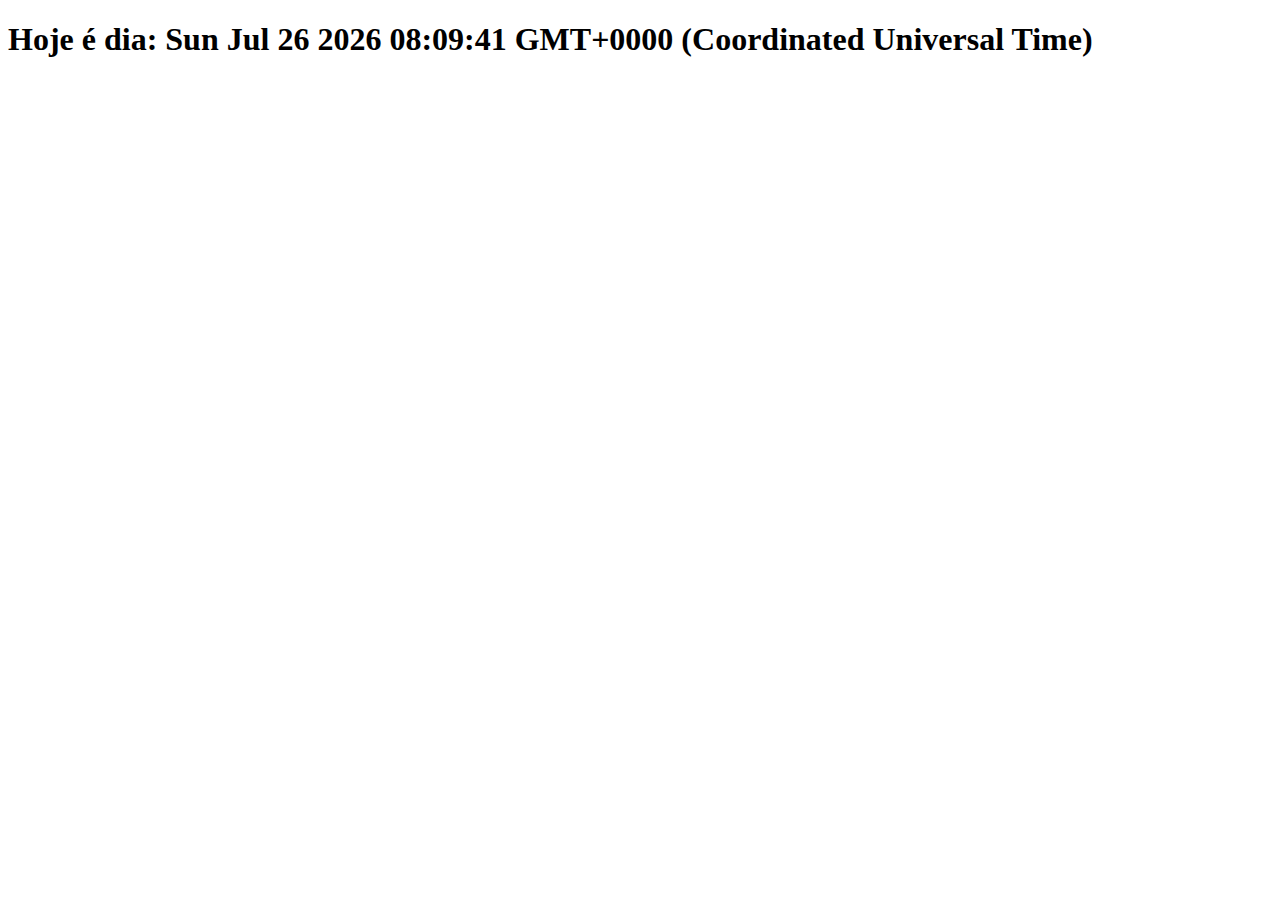
<file: javascript-formacao-basica/index.html>
<!DOCTYPE html>
<html lang="en">
<head>
    <meta charset="UTF-8">
    <meta name="viewport" content="width=device-width, initial-scale=1.0">
    <title>Document</title>
</head>
<body>
</body>

<script src="script.js" defer></script>
</html>
</file>
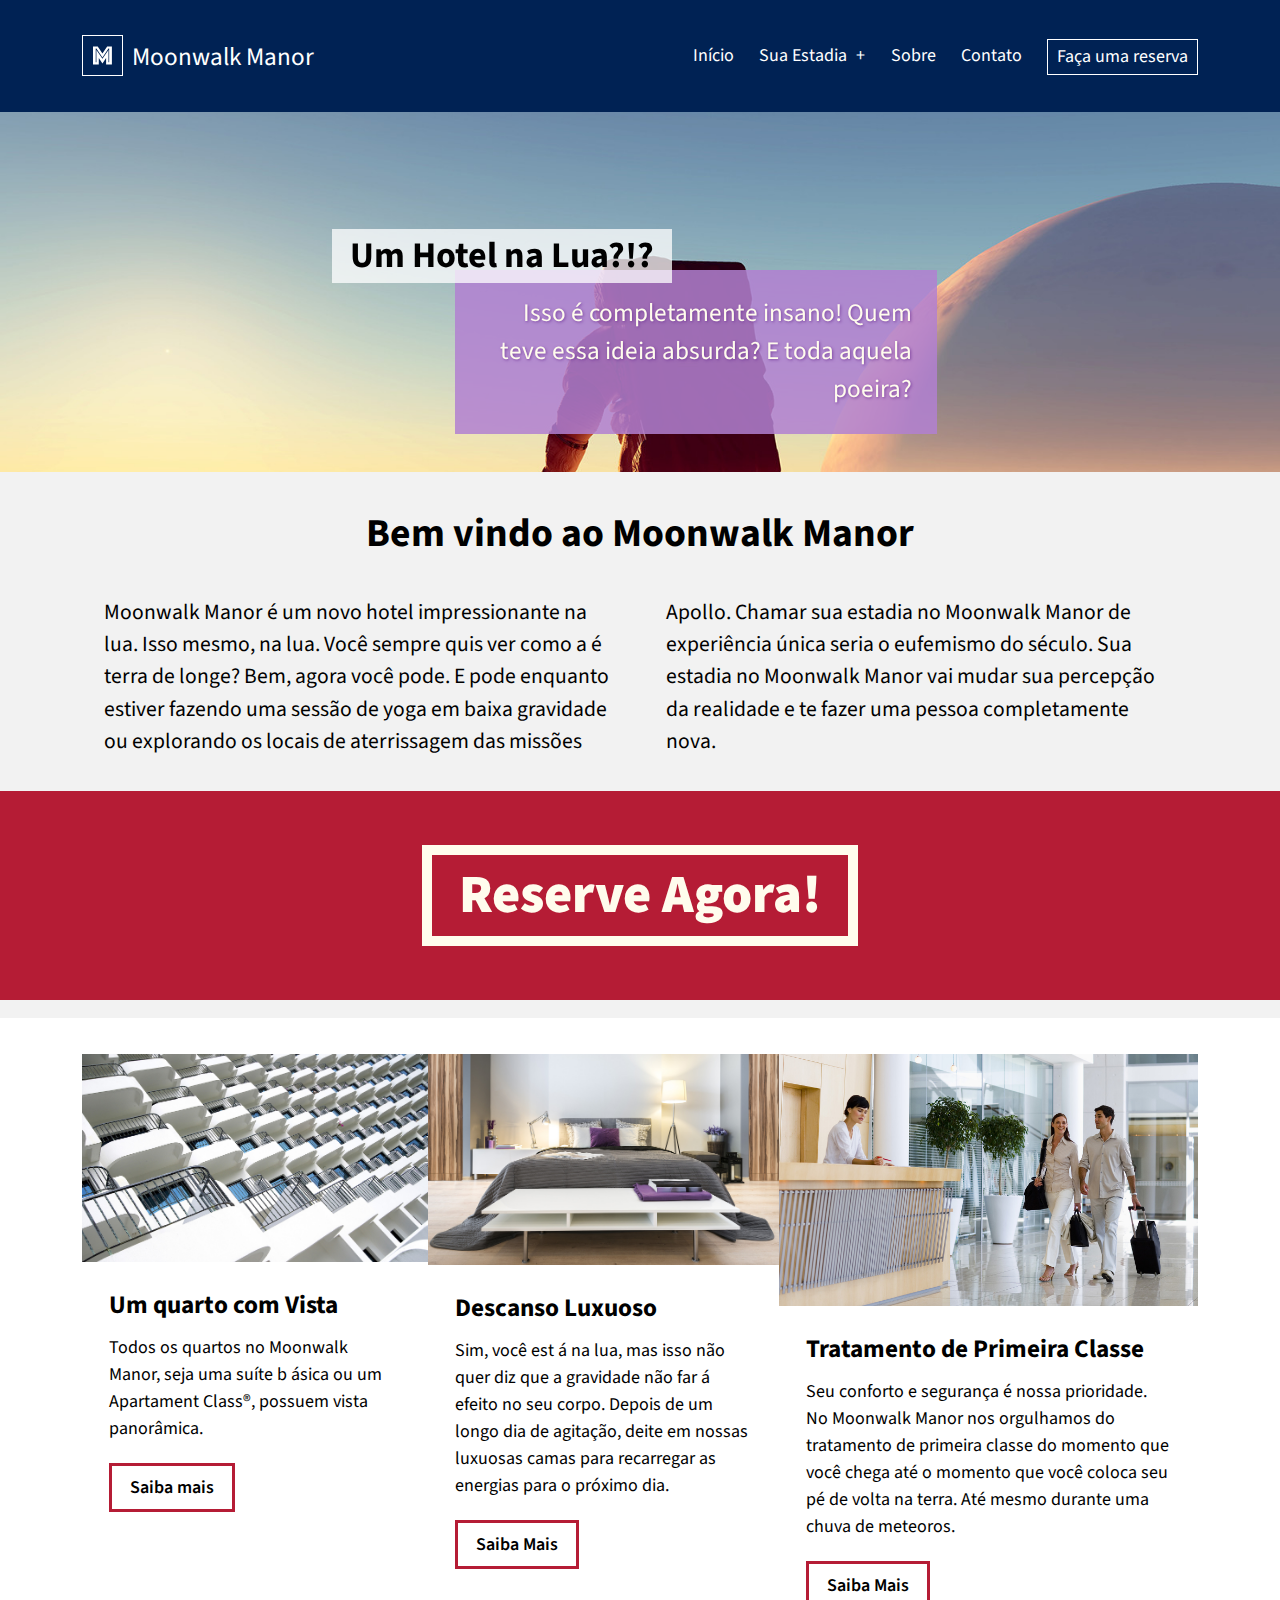
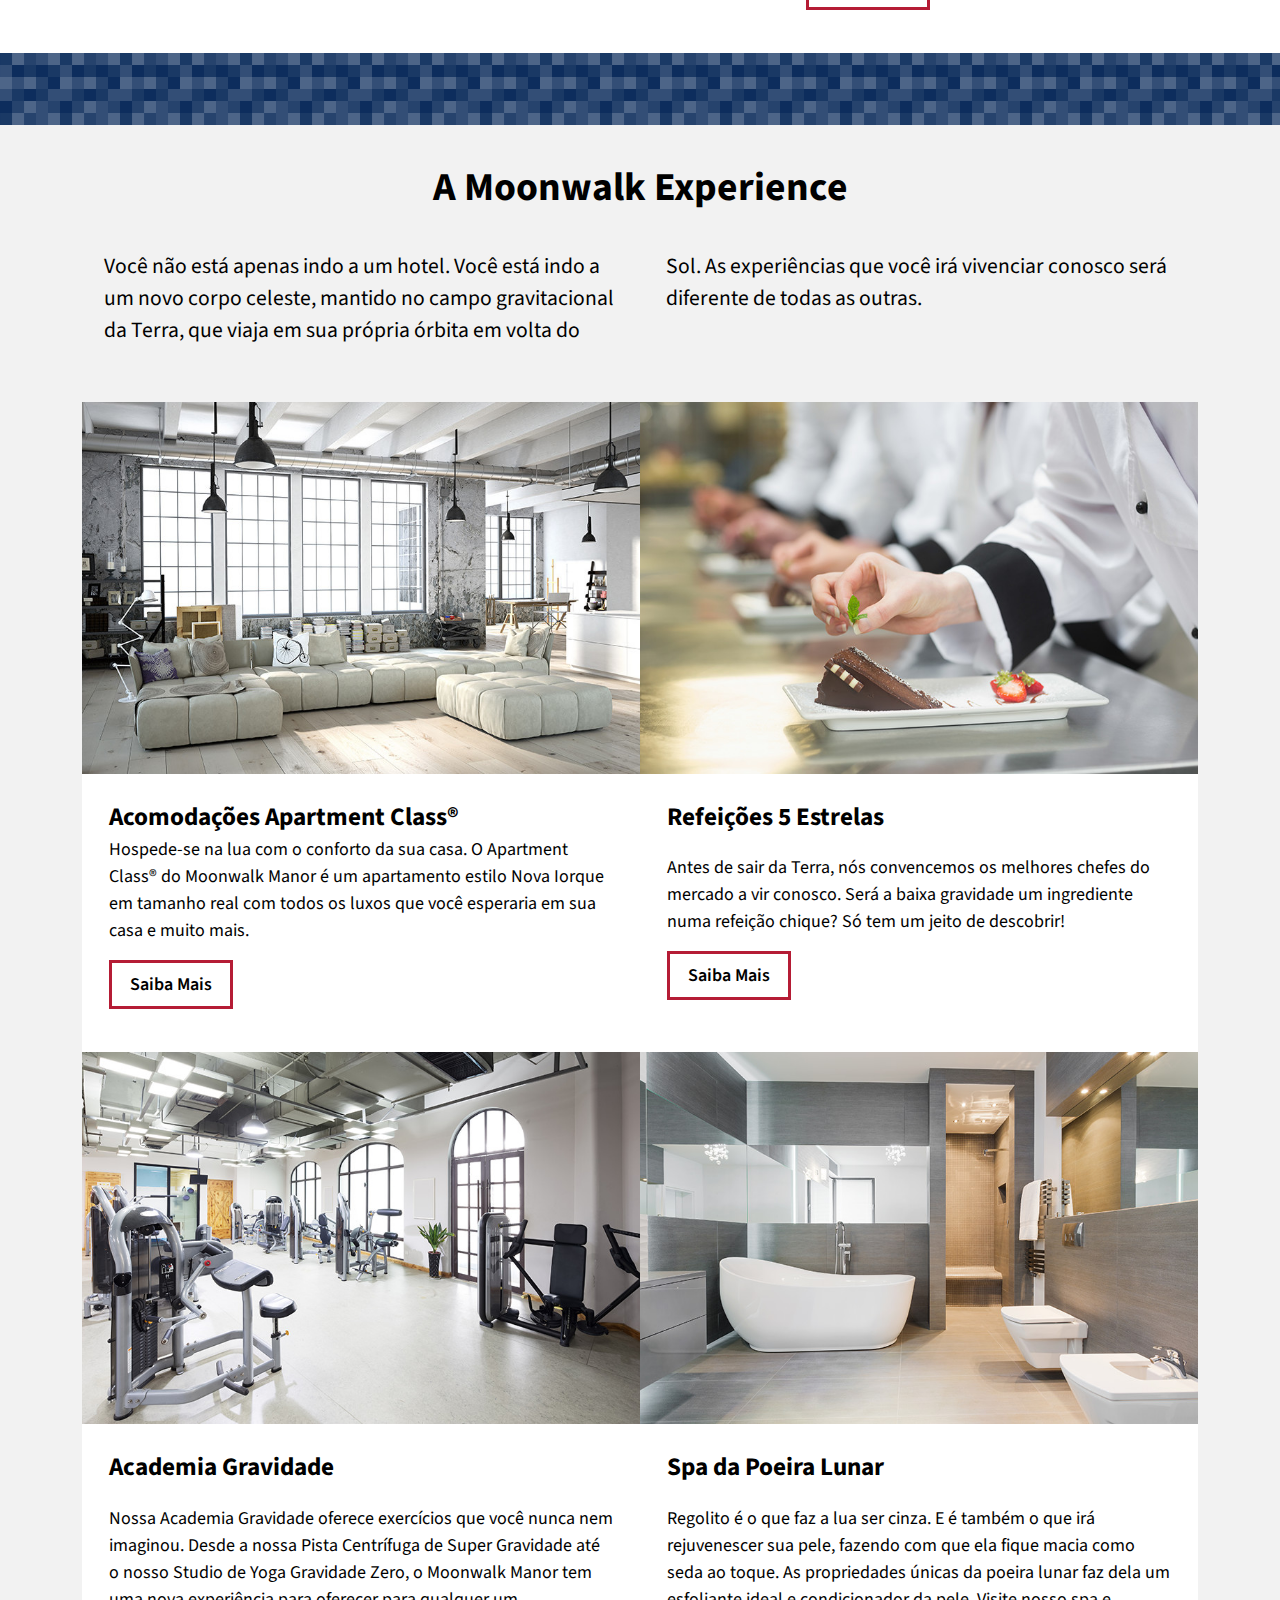
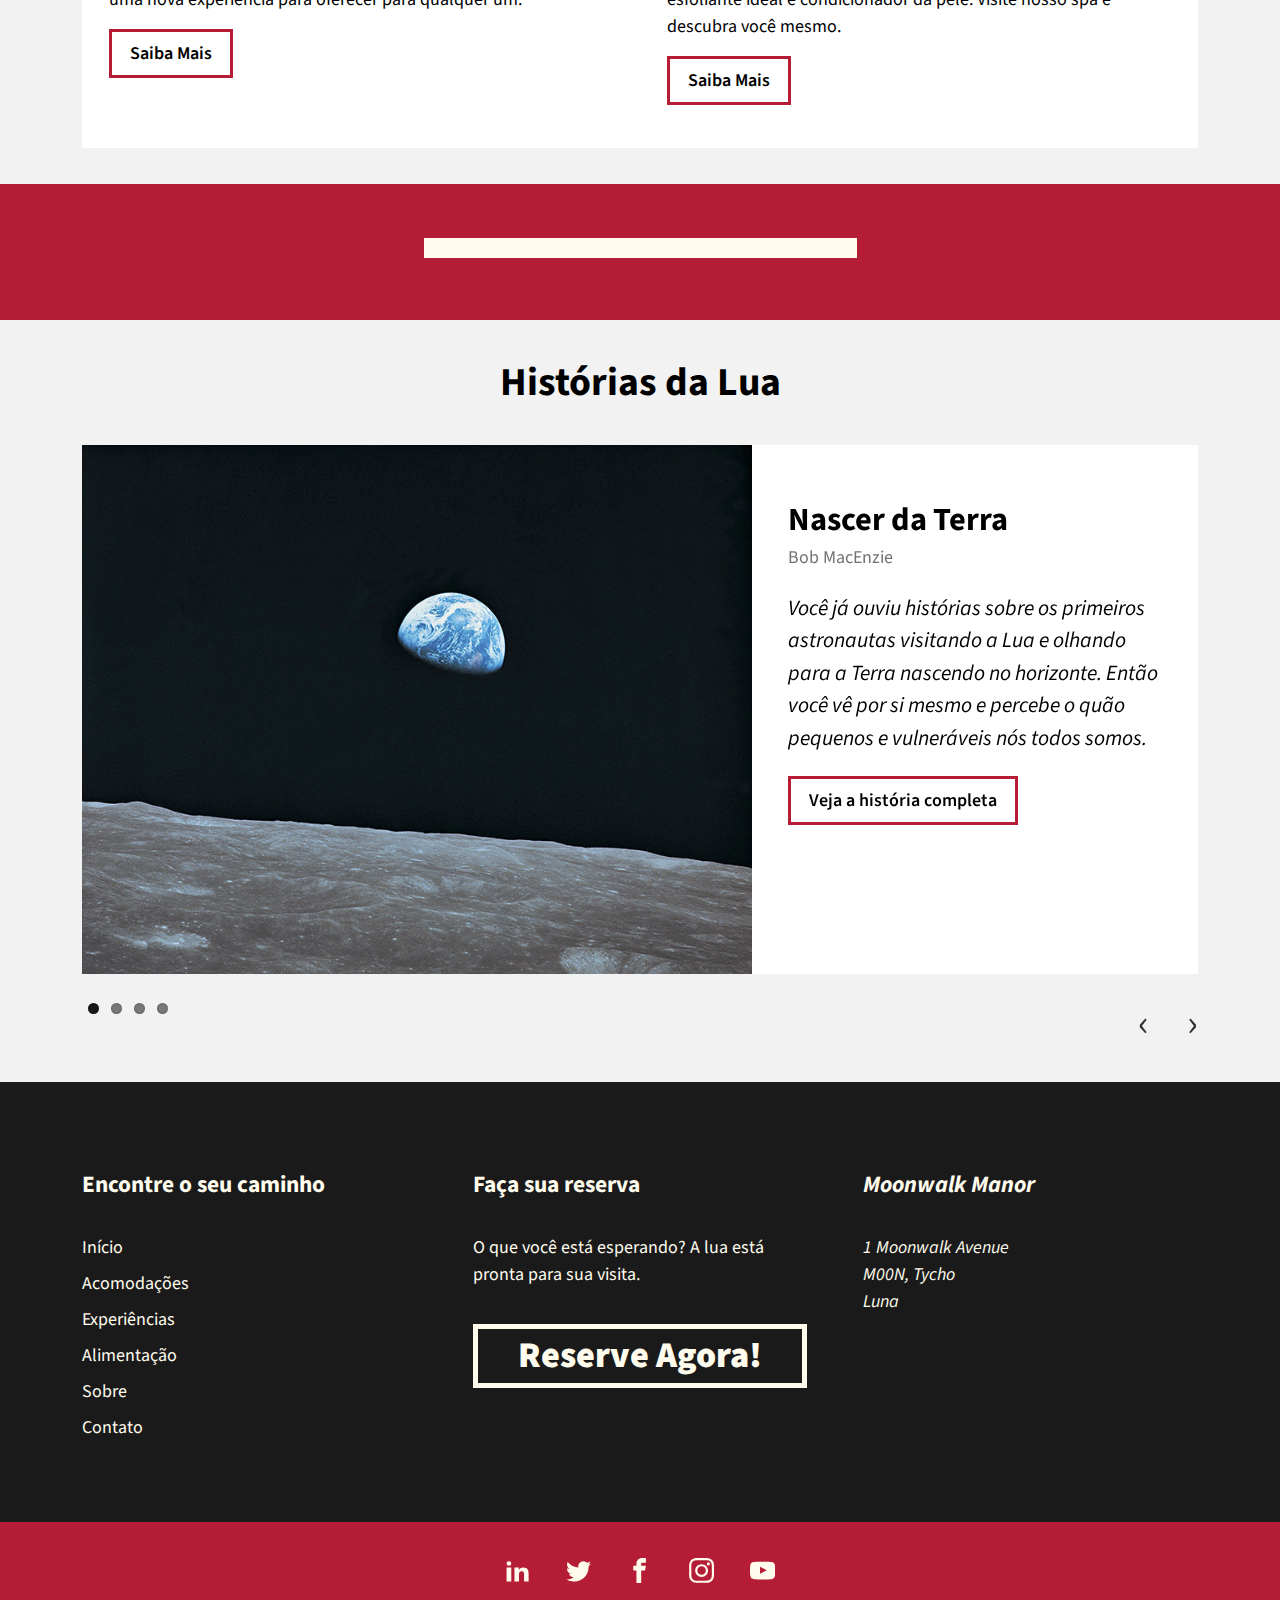
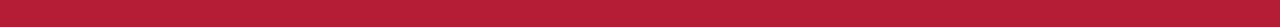
<file: javascript-formacao-basica/dom-eventos/index.html>
<!DOCTYPE html>
<html lang="pt-BR">

<head>
    <meta charset="UTF-8">
    <meta name="viewport" content="width=device-width, initial-scale=1">
    <title>Moonwalk Manor - Sua estadia no c&eacute;u</title>
    <link rel="stylesheet" href="https://fonts.googleapis.com/css?family=Source+Sans+Pro:400,400i,700,700i,900,900i" type="text/css" media="all">
    <link rel="stylesheet" href="style-main.css" type="text/css" media="all">
    <link rel="shortcut icon" type="image/x-icon" href="favicon.ico" />

    <script src="JS/script.js" defer></script>
    <script src="JS/libs/flexibility.js"></script>
    <script>
        /*! grunt-grunticon Stylesheet Loader - v2.1.6 | https://github.com/filamentgroup/grunticon | (c) 2015 Scott Jehl, Filament Group, Inc. | MIT license. */
        !function(){function e(e,n,t){"use strict";var o=window.document.createElement("link"),r=n||window.document.getElementsByTagName("script")[0],a=window.document.styleSheets;return o.rel="stylesheet",o.href=e,o.media="only x",r.parentNode.insertBefore(o,r),o.onloadcssdefined=function(e){for(var n,t=0;t<a.length;t++)a[t].href&&a[t].href===o.href&&(n=!0);n?e():setTimeout(function(){o.onloadcssdefined(e)})},o.onloadcssdefined(function(){o.media=t||"all"}),o}function n(e,n){e.onload=function(){e.onload=null,n&&n.call(e)},"isApplicationInstalled"in navigator&&"onloadcssdefined"in e&&e.onloadcssdefined(n)}!function(t){var o=function(r,a){"use strict";if(r&&3===r.length){var i=t.navigator,c=t.document,s=t.Image,d=!(!c.createElementNS||!c.createElementNS("http://www.w3.org/2000/svg","svg").createSVGRect||!c.implementation.hasFeature("http://www.w3.org/TR/SVG11/feature#Image","1.1")||t.opera&&-1===i.userAgent.indexOf("Chrome")||-1!==i.userAgent.indexOf("Series40")),l=new s;l.onerror=function(){o.method="png",o.href=r[2],e(r[2])},l.onload=function(){var t=1===l.width&&1===l.height,i=r[t&&d?0:t?1:2];t&&d?o.method="svg":t?o.method="datapng":o.method="png",o.href=i,n(e(i),a)},l.src="[data-uri]",c.documentElement.className+=" grunticon"}};o.loadCSS=e,o.onloadCSS=n,t.grunticon=o}(this),function(e,n){"use strict";var t=n.document,o="grunticon:",r=function(e){if(t.attachEvent?"complete"===t.readyState:"loading"!==t.readyState)e();else{var n=!1;t.addEventListener("readystatechange",function(){n||(n=!0,e())},!1)}},a=function(e){return n.document.querySelector('link[href$="'+e+'"]')},i=function(e){var n,t,r,a,i,c,s={};if(n=e.sheet,!n)return s;t=n.cssRules?n.cssRules:n.rules;for(var d=0;d<t.length;d++)r=t[d].cssText,a=o+t[d].selectorText,i=r.split(");")[0].match(/US\-ASCII\,([^"']+)/),i&&i[1]&&(c=decodeURIComponent(i[1]),s[a]=c);return s},c=function(e){var n,r,a,i;a="data-grunticon-embed";for(var c in e){i=c.slice(o.length);try{n=t.querySelectorAll(i)}catch(s){continue}r=[];for(var d=0;d<n.length;d++)null!==n[d].getAttribute(a)&&r.push(n[d]);if(r.length)for(d=0;d<r.length;d++)r[d].innerHTML=e[c],r[d].style.backgroundImage="none",r[d].removeAttribute(a)}return r},s=function(n){"svg"===e.method&&r(function(){c(i(a(e.href))),"function"==typeof n&&n()})};e.embedIcons=c,e.getCSS=a,e.getIcons=i,e.ready=r,e.svgLoadedCallback=s,e.embedSVG=s}(grunticon,this)}();
        grunticon(["gfx/icons.data.svg.css", "gfx/icons.data.png.css", "gfx/icons.fallback.css"], grunticon.svgLoadedCallback);
    </script>
    <noscript><link href="gfx/icons.fallback.css" rel="stylesheet"></noscript>
</head>

<body>
    <a class="skip-link screen-reader-text" href="#content">Ir para o conte&uacute;do</a>

    <header class="masthead clear">
        <div class="site-header centered">
            <div class="site-branding">
                <h1 class="site-title"><a href="/"><span class="icon-mmlogo" data-grunticon-embed></span>Moonwalk Manor</a></h1>
            </div><!-- .site-title -->
            <nav id="multi-level-nav" class="menu multi-level-nav">
                <ul>
                    <li><a href="#">In&iacute;cio</a></li>
                    <li class="has-children">
                        <a href="#">Sua Estadia<button class="dropdown-toggle" aria-expanded="false"><span class="screen-reader-text">Expandir o menu filho</span></button></a>
                        <ul class="sub-menu">
                            <li><a href="#">Experiências</a></li>
                            <li><a href="#">Alimenta&ccedil;&atilde;o</a></li>
                            <li><a href="#">Facilidades</a></li>
                        </ul>
                    </li>
                    <li><a href="#">Sobre</a></li>
                    <li><a href="#">Contato</a></li>
                    <li><a class="reserve" href="#">Fa&ccedil;a uma reserva</a></li>
                </ul>
            </nav><!-- #multi-level-nav .multi-level-nav -->
        </div><!-- .centered -->

    </header><!-- .masthead -->

    <div id="showcase" class="promo-area">
        <div class="front-slider flexslider">
              <ul class="slides">
                <li>
                    <img src="images/mainpromo/welcome01.jpg" />
                </li>
                <li>
                    <img src="images/mainpromo/welcome02.jpg" />
                </li>
                <li>
                    <img src="images/mainpromo/welcome03.jpg" />
                </li>
                <li>
                    <img src="images/mainpromo/welcome04.jpg" />
                </li>
            </ul>
        </div><!-- .flexslider -->
        <div class="promo-content">
            <div class="promo-text">
                <h2 class="promo-title">Um Hotel na Lua?!?</h2>
                <p class="promo-lede">Isso &eacute; completamente insano! Quem teve essa ideia absurda? E toda aquela poeira?</p>
            </div><!-- .promo-text -->
        </div><!-- .promo-content -->
    </div><!-- #showcase .promo-area -->

    <main class="main-area">

        <div class="top-pitch centered">
            <h2 class="main-title">Bem vindo ao Moonwalk Manor</h2>
            <p class="teaser two-column">
                Moonwalk Manor &eacute; um novo hotel impressionante na lua. Isso mesmo, na lua. Você sempre quis ver como a &eacute; terra de longe?
                Bem, agora você pode. E pode enquanto estiver fazendo uma sess&atilde;o de yoga em baixa gravidade ou explorando os locais de
                aterrissagem das miss&otildees Apollo. Chamar sua estadia no Moonwalk Manor de experiência &uacute;nica seria o eufemismo do s&eacute;culo.
                Sua estadia no Moonwalk Manor vai mudar sua percep&ccedil;&atilde;o da realidade e te fazer uma pessoa completamente nova.
            </p>
        </div><!-- .pitch centered -->
        <div class="cta">
            <a href="#">Reserve Agora!</a>
        </div><!-- .cta -->

        <section class="main-pitch">
            <div class="three-reasons centered">
                <figure class="reason">
                    <a href="">
                        <img src="images/mainpromo/welcome02.jpg" />
                    </a>
                    <figcaption>
                        <h3 class="content-title">Um quarto com Vista</h3>
                        <p>Todos os quartos no Moonwalk Manor, seja uma su&iacute;te b &aacute;sica ou um Apartament Class&reg;, possuem vista panorâmica.</p>
                        <a class="content-button" href="#">Saiba mais<span class="screen-reader-text"> sobre as vistas.</span></a>
                    </figcaption>
                </figure><!-- .reason -->
                <figure class="reason">
                    <a href="">
                        <img src="images/mainpromo/welcome03.jpg" />
                    </a>
                    <figcaption>
                        <h3 class="content-title">Descanso Luxuoso</h3>
                        <p>Sim, você est &aacute; na lua, mas isso n&atilde;o quer diz que a gravidade n&atilde;o far &aacute; efeito no seu corpo. Depois de um longo dia de agita&ccedil;&atilde;o,
                             deite em nossas luxuosas camas para recarregar as energias para o pr&oacute;ximo dia.</p>
                        <a class="content-button" href="#">Saiba Mais<span class="screen-reader-text"> sobre nossas maravilhosas camas.</span></a>
                    </figcaption>
                </figure><!-- .reason -->
                <figure class="reason">
                    <a href="">
                        <img src="images/mainpromo/welcome04.jpg" />
                    </a>
                    <figcaption>
                        <h3 class="content-title">Tratamento de Primeira Classe</h3>
                        <p>Seu conforto e seguran&ccedil;a &eacute; nossa prioridade. No Moonwalk Manor nos orgulhamos do tratamento de primeira classe do momento que você chega at&eacute; o
                             momento que você coloca seu p&eacute; de volta na terra. At&eacute; mesmo durante uma chuva de meteoros.</p>
                        <a class="content-button" href="#">Saiba Mais<span class="screen-reader-text"> sobre nossos abrigos de meteoros e nosso termo de responsabilidade.</span></a>
                    </figcaption>
                </figure><!-- .reason -->
            </div><!-- .three-reasons centered -->
        </section><!-- .main-pitch -->

        <section class="pitch">
            <div class="centered">
                <h2 class="main-title">A Moonwalk Experience</h2>
                <p class="teaser two-column">
                    Você n&atilde;o est&aacute; apenas indo a um hotel. Você est&aacute; indo a um novo corpo celeste, mantido no campo gravitacional da Terra, que viaja em sua pr&oacute;pria &oacute;rbita em volta do Sol.
                     As experiências que você ir&aacute; vivenciar conosco ser&aacute; diferente de todas as outras.
                </p>
            </div><!-- .centered -->
        </section><!-- .pitch centered -->

        <section class="features centered">
            <figure class="feature">
                <a href="#">
                    <img src="images/experience/apartmentclass.jpg" alt=""  />
                </a>
                <figcaption>
                    <h3 class="content-title">Acomoda&ccedil;&otildees Apartment Class&reg;</h3>
                    Hospede-se na lua com o conforto da sua casa. O Apartment Class&reg; do Moonwalk Manor &eacute; um apartamento estilo Nova Iorque em tamanho real com todos os luxos que você
                    esperaria em sua casa e muito mais.</p>
                    <a class="content-button" href="#">Saiba Mais<span class="screen-reader-text"> sobre a acomoda&ccedil;&atilde;o Apartment Class&reg;.</span></a>
                </figcaption>
            </figure><!-- .feature -->
            <figure class="feature">
                <a href="#">
                    <img src="images/experience/fivestardining.jpg" alt=""  />
                </a>
                <figcaption>
                    <h3 class="content-title">Refei&ccedil;&otildees 5 Estrelas</h3>
                    <p>Antes de sair da Terra, n&oacute;s convencemos os melhores chefes do mercado a vir conosco. Ser&aacute; a baixa gravidade um ingrediente numa refei&ccedil;&atilde;o chique? S&oacute;
                         tem um jeito de descobrir!</p>
                    <a class="content-button" href="#">Saiba Mais<span class="screen-reader-text"> sobre o Sorvete da Descompress&atilde;o Explosiva.</span></a>
                </figcaption>
            </figure><!-- .feature -->
            <figure class="feature">
                <a href="#">
                    <img src="images/experience/gravitygym.jpg" alt=""  />
                </a>
                <figcaption>
                    <h3 class="content-title">Academia Gravidade</h3>
                    <p>Nossa Academia Gravidade oferece exerc&iacute;cios que você nunca nem imaginou. Desde a nossa Pista Centr&iacute;fuga de Super Gravidade at&eacute; o nosso Studio de Yoga Gravidade Zero,
                        o Moonwalk Manor tem uma nova experiência para oferecer para qualquer um.</p>
                    <a class="content-button" href="#">Saiba Mais<span class="screen-reader-text"> sobre a vertigem de queda livre.</span></a>
                </figcaption>
            </figure><!-- .feature -->
            <figure class="feature">
                <a href="#">
                    <img src="images/experience/spa.jpg" alt=""  />
                </a>
                <figcaption>
                    <h3 class="content-title">Spa da Poeira Lunar</h3>
                    <p>Regolito &eacute; o que faz a lua ser cinza. E &eacute; tamb&eacute;m o que ir&aacute; rejuvenescer sua pele, fazendo com que ela fique macia como seda ao toque.
                        As propriedades &uacute;nicas da poeira lunar faz dela um esfoliante ideal e condicionador da pele. Visite nosso spa e descubra você mesmo.</p>
                    <a class="content-button" href="#">Saiba Mais<span class="screen-reader-text"> sobre as erup&ccedil;&otildees regol&iacute;ticas.</span></a>
                </figcaption>
            </figure><!-- .feature -->

        </section><!-- .features centered -->

        <div class="cta">
            <a href="#" class="hide">Reserve agora!</a>
            <section id="booking-alert" class="booking-info">
                <div class="centered">
                    <h3 class="content-title">Desculpe pelo inconveniente!</h3>
                    <p class="teaser two-column">Por alguma estranha coincidência, todos os quartos do Moonwalk Manor estão reservados para a data em que você planejou sua viagem. Infelizmente, não podemos fornecer hospedagem suficiente para a sua festa no momento. Moonwalk Manor está muito ocupado e sua satisfação é nossa principal prioridade. Quando você dá os primeiros passos na poeira da lua, sua vida muda. Estamos sempre às suas ordens. Sua satisfação é importante para nós. </p>
            </section><!-- .booking-info -->
        </div><!-- .cta -->

        <h2 class="main-title">Histórias da Lua</h2>
        <section class="stories centered">
            <!-- slider -->
            <div class="story-slider flexslider">
                <ul class="slides">
                    <li>
                        <figure class="story-wrapper">
                            <img src="images/testimonials/bluepebble.jpg" alt="" data-type="story" />
                            <figcaption class="story">
                                <h3 class="story-header">Nascer da Terra</h3>
                                <div class="author">Bob MacEnzie</div>
                                <p>Você j&aacute; ouviu histórias sobre os primeiros astronautas visitando a Lua e olhando para a Terra nascendo no horizonte.
                                    Ent&atilde;o você vê por si mesmo e percebe o qu&atilde;o pequenos e vulner&aacute;veis n&oacute;s todos somos.</p>
                                <a href="#" class="content-button">Veja a história completa</a>
                            </figcaption>
                        </figure>
                    </li>
                    <li>
                        <figure class="story-wrapper">
                            <img src="images/testimonials/earth.jpg" alt="" data-type="story" />
                            <figcaption class="story">
                                <h3 class="story-header">Terra vista do C&eacute;u</h3>
                                <div class="author">Judy Blench</div>
                                <p>Subindo pela atmosfera, eu vi as 3 dimens&otildees da Terra pela primeira vez. Eu era um terraplanista at&eacute; aquele momento,
                                     mas agora eu percebo que as tartarugas devem estar em uma dimens&atilde;o diferente.</p>
                                <a href="#" class="content-button">Veja a história completa</a>
                            </figcaption>
                        </figure>
                    </li>
                    <li>
                        <figure class="story-wrapper">
                            <img src="images/testimonials/footprint.jpg" alt="" data-type="story" />
                            <figcaption class="story">
                                <h3 class="story-header">Pegadas no Regolito</h3>
                                <div class="author">Maiken Endersen</div>
                                <p>Um pequeno passo paro o homem. Um milh&atilde;o de pegadas dos turistas. Eu me pergunto se algu&eacute;m ir&aacute; olhar para uma foto minha no futuro e
                                     sonhar em ser a primeira mulher em um novo planeta. </p>
                                <a href="#" class="content-button">Veja a história completa</a>
                            </figcaption>
                        </figure>
                    </li>
                    <li>
                        <figure class="story-wrapper">
                            <img src="images/testimonials/zerog.jpg" alt="" data-type="story" />
                            <figcaption class="story">
                                <h3 class="story-header">Caindo atrav&eacute;s da gravidade</h3>
                                <div class="author">Maiken Endersen</div>
                                <p>Eu pensava que eu sabia yoga e como controlar meu corpo. Nunca estive t&atilde;o errado. Eu aprendi mais sobre mim mesmo em 2 dias no Studio de Yoga Gravidade Zero do que
                                    eu aprendi em 20 anos de pr&aacute;ticas no ch&atilde;o.</p>
                                <a href="#" class="content-button">Veja a história completa</a>
                            </figcaption>
                        </figure>
                    </li>
                </ul>
            </div><!-- .story-slider -->
        </section><!-- .stories centered -->

    </main><!-- .main-area -->

    <footer class="footer">
        <section class="footer-widgets centered">
            <div class="widget footer-menu">
                <h4 class="widget-title">Encontre o seu caminho</h4>
                <ul>
                    <li><a href="#">In&iacute;cio</a></li>
                    <li><a href="#">Acomoda&ccedil;&otildees</a></li>
                    <li><a href="#">Experiências</a></li>
                    <li><a href="#">Alimenta&ccedil;&atilde;o</a></li>
                    <li><a href="#">Sobre</a></li>
                    <li><a href="#">Contato</a></li>
                </ul>
            </div><!-- .widget -->
            <div class="widget footer-cta">
                <h4 class="widget-title">Fa&ccedil;a sua reserva</h4>
                <p>O que você est&aacute; esperando? A lua est&aacute; pronta para sua visita.</p>
                <a href="#">Reserve Agora!</a>

            </div><!-- .widget -->
            <div class="widget footer-address">
                <address>
                    <h4 class="widget-title">Moonwalk Manor</h4>
                    <p>
                        1 Moonwalk Avenue<br>
                        M00N, Tycho<br>
                        Luna
                    </p>
                </address>
            </div><!-- .widget -->
        </section><!-- .footer-widgets -->
        <nav class="social-nav" role="navigation">
            <ul>
                <li><a class="icon-linkedin" data-grunticon-embed href="https://linkedin.com"><span class="screen-reader-text">LinkedIn</span></a></li>
                <li><a class="icon-twitter" data-grunticon-embed href="https://twitter.com"><span class="screen-reader-text">Twitter</span></a></li>
                <li><a class="icon-facebook" data-grunticon-embed href="https://facebook.com"><span class="screen-reader-text">Facebook</span></a></li>
                <li><a class="icon-instagram" data-grunticon-embed href="https://instagram.com"><span class="screen-reader-text">Instagram</span></a></li>
                <li><a class="icon-youtube" data-grunticon-embed href="https://youtube.com"><span class="screen-reader-text">YouTube</span></a></li>
            </ul>
        </nav><!-- .social-nav -->
    </footer><!-- .footer -->

    <script src="JS/libs/jquery-2.1.3.min.js"></script>
    <script src="JS/libs/jquery.flexslider-min.js"></script>
    <script src="JS/menu-toggle.js"></script>
    <script src="JS/flexslider.js"></script>

</body>

</html>
</file>
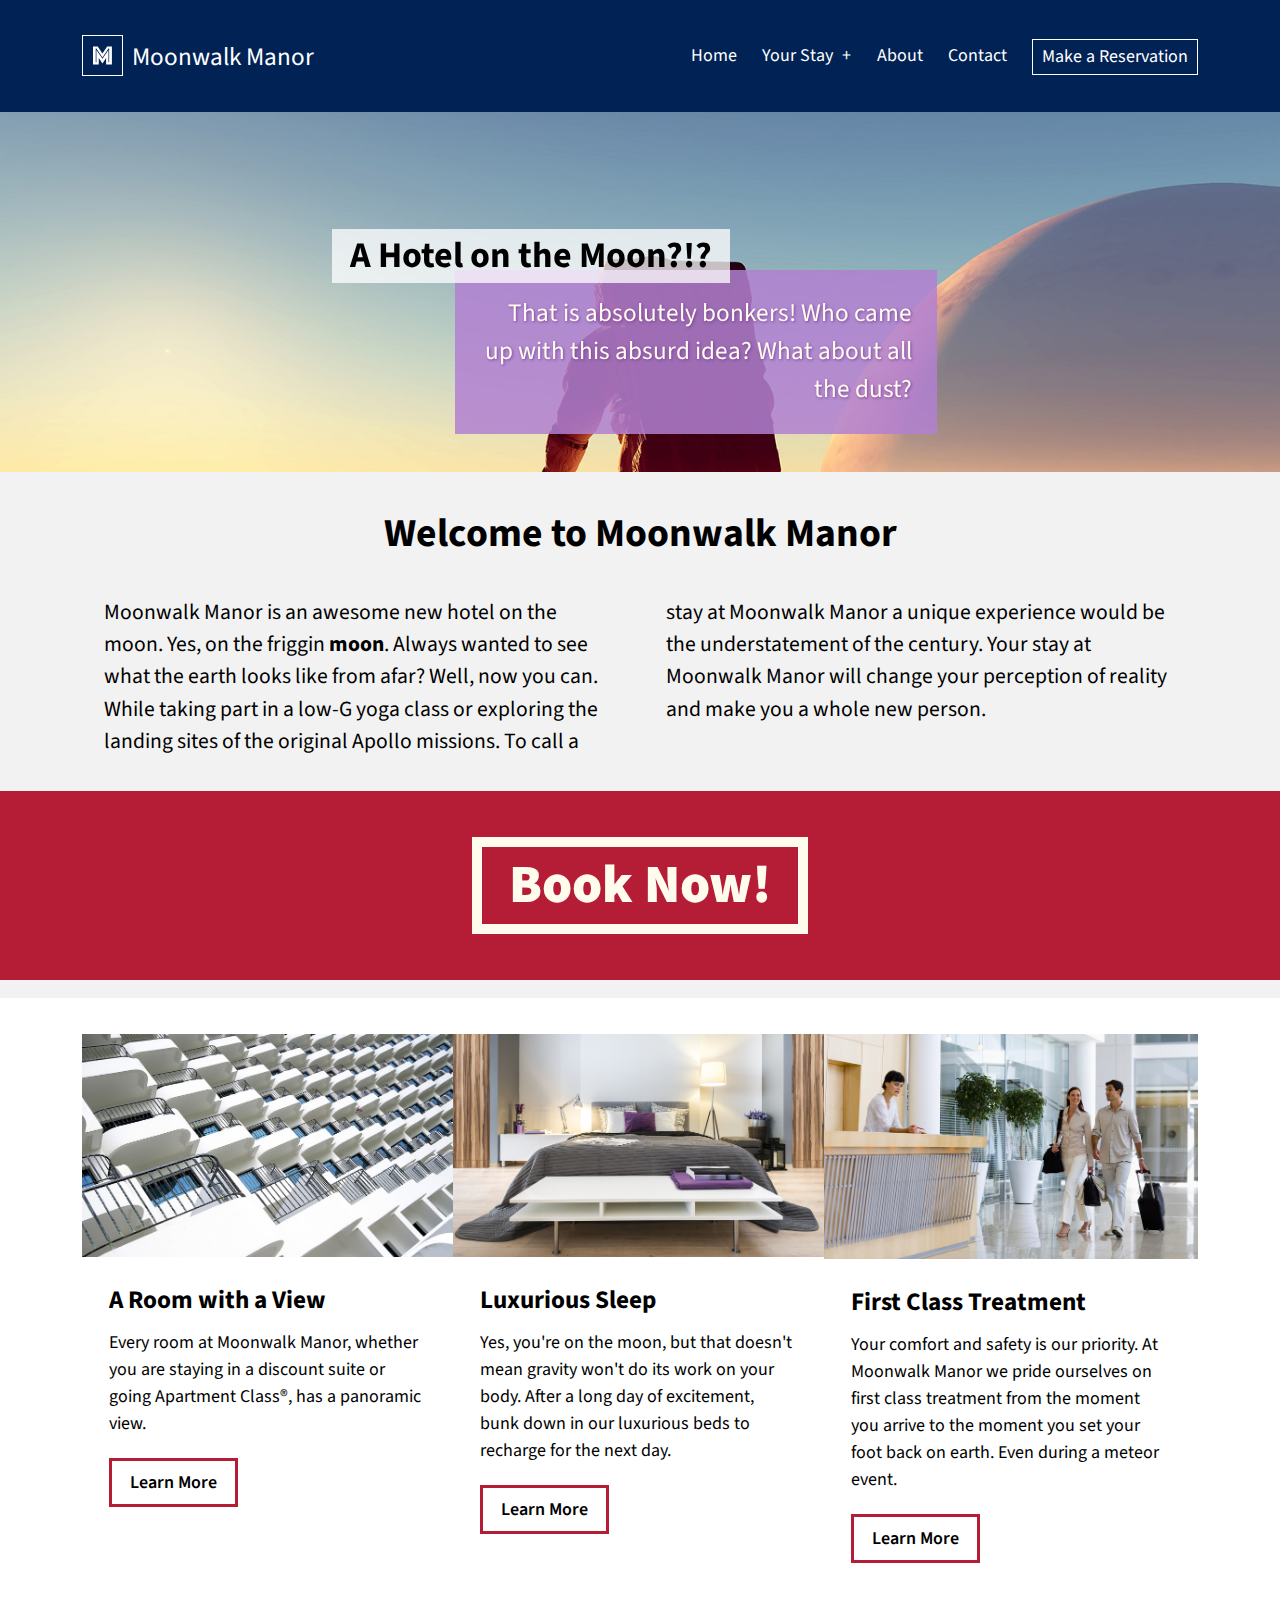
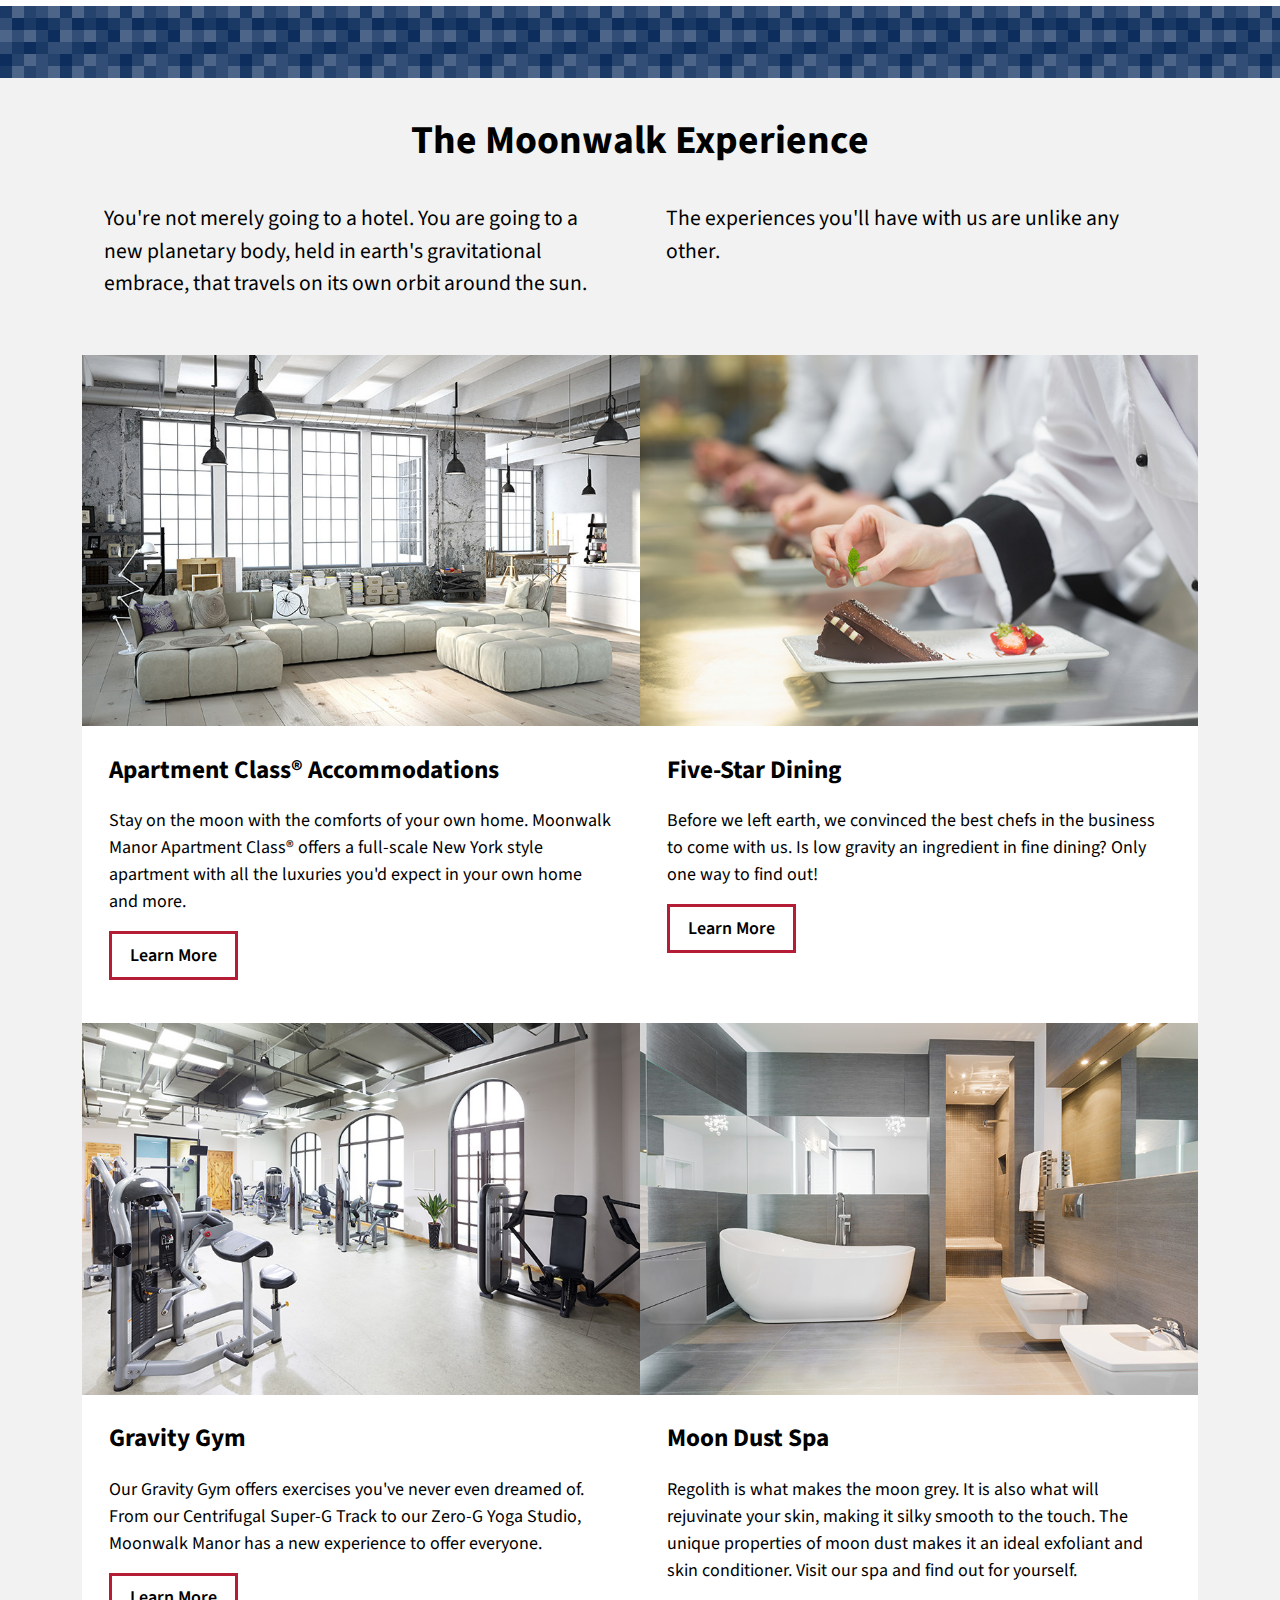
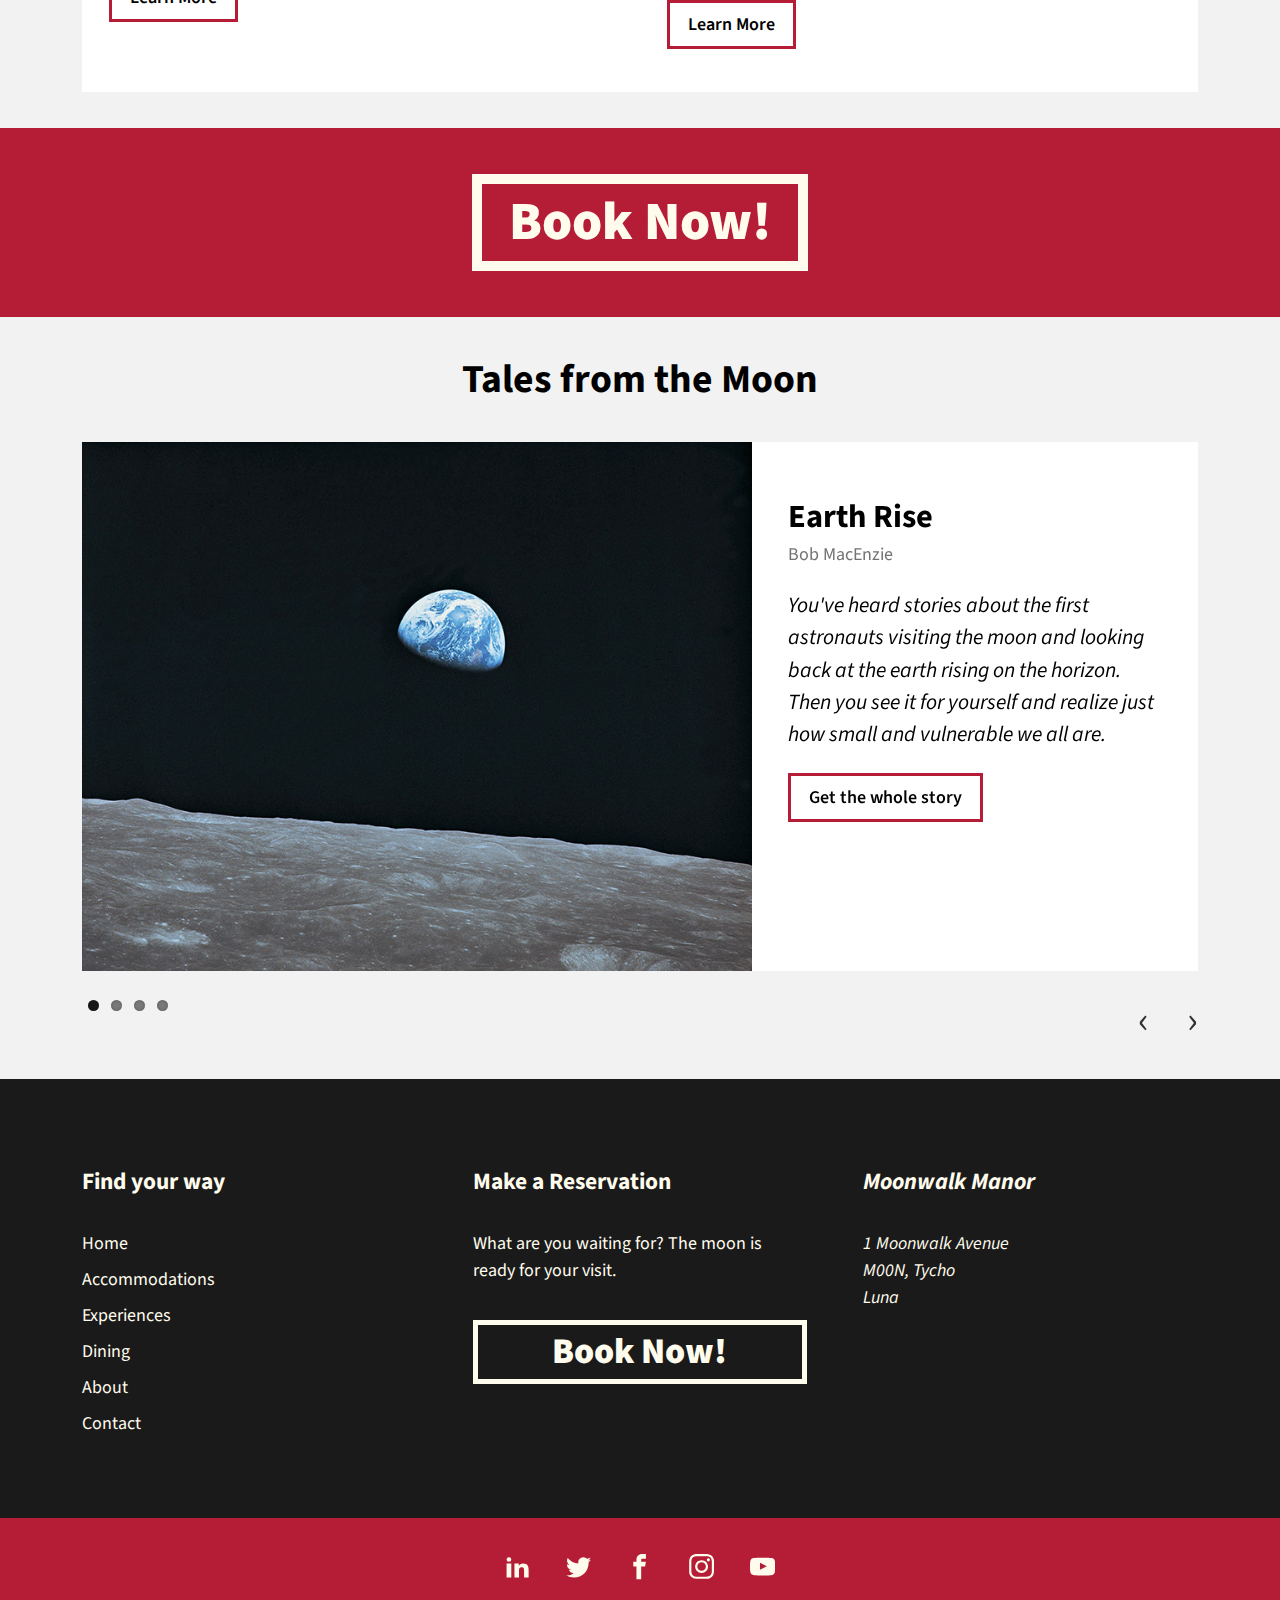
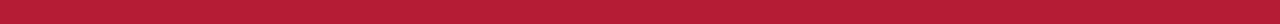
<file: javascript-formacao-basica/dom/index.html>
<!DOCTYPE html>
<html lang="pt-BR">

<head>
    <meta charset="UTF-8">
    <meta name="viewport" content="width=device-width, initial-scale=1">
    <title>Moonwalk Manor - Your Haven in Space</title>
    <link rel="stylesheet" href="https://fonts.googleapis.com/css?family=Source+Sans+Pro:400,400i,700,700i,900,900i"
        type="text/css" media="all">
    <link rel="stylesheet" href="style-main.css" type="text/css" media="all">

    <script src="JS/libs/flexibility.js"></script>
    <script>
        /*! grunt-grunticon Stylesheet Loader - v2.1.6 | https://github.com/filamentgroup/grunticon | (c) 2015 Scott Jehl, Filament Group, Inc. | MIT license. */
        !function () { function e(e, n, t) { "use strict"; var o = window.document.createElement("link"), r = n || window.document.getElementsByTagName("script")[0], a = window.document.styleSheets; return o.rel = "stylesheet", o.href = e, o.media = "only x", r.parentNode.insertBefore(o, r), o.onloadcssdefined = function (e) { for (var n, t = 0; t < a.length; t++)a[t].href && a[t].href === o.href && (n = !0); n ? e() : setTimeout(function () { o.onloadcssdefined(e) }) }, o.onloadcssdefined(function () { o.media = t || "all" }), o } function n(e, n) { e.onload = function () { e.onload = null, n && n.call(e) }, "isApplicationInstalled" in navigator && "onloadcssdefined" in e && e.onloadcssdefined(n) } !function (t) { var o = function (r, a) { "use strict"; if (r && 3 === r.length) { var i = t.navigator, c = t.document, s = t.Image, d = !(!c.createElementNS || !c.createElementNS("http://www.w3.org/2000/svg", "svg").createSVGRect || !c.implementation.hasFeature("http://www.w3.org/TR/SVG11/feature#Image", "1.1") || t.opera && -1 === i.userAgent.indexOf("Chrome") || -1 !== i.userAgent.indexOf("Series40")), l = new s; l.onerror = function () { o.method = "png", o.href = r[2], e(r[2]) }, l.onload = function () { var t = 1 === l.width && 1 === l.height, i = r[t && d ? 0 : t ? 1 : 2]; t && d ? o.method = "svg" : t ? o.method = "datapng" : o.method = "png", o.href = i, n(e(i), a) }, l.src = "[data-uri]", c.documentElement.className += " grunticon" } }; o.loadCSS = e, o.onloadCSS = n, t.grunticon = o }(this), function (e, n) { "use strict"; var t = n.document, o = "grunticon:", r = function (e) { if (t.attachEvent ? "complete" === t.readyState : "loading" !== t.readyState) e(); else { var n = !1; t.addEventListener("readystatechange", function () { n || (n = !0, e()) }, !1) } }, a = function (e) { return n.document.querySelector('link[href$="' + e + '"]') }, i = function (e) { var n, t, r, a, i, c, s = {}; if (n = e.sheet, !n) return s; t = n.cssRules ? n.cssRules : n.rules; for (var d = 0; d < t.length; d++)r = t[d].cssText, a = o + t[d].selectorText, i = r.split(");")[0].match(/US\-ASCII\,([^"']+)/), i && i[1] && (c = decodeURIComponent(i[1]), s[a] = c); return s }, c = function (e) { var n, r, a, i; a = "data-grunticon-embed"; for (var c in e) { i = c.slice(o.length); try { n = t.querySelectorAll(i) } catch (s) { continue } r = []; for (var d = 0; d < n.length; d++)null !== n[d].getAttribute(a) && r.push(n[d]); if (r.length) for (d = 0; d < r.length; d++)r[d].innerHTML = e[c], r[d].style.backgroundImage = "none", r[d].removeAttribute(a) } return r }, s = function (n) { "svg" === e.method && r(function () { c(i(a(e.href))), "function" == typeof n && n() }) }; e.embedIcons = c, e.getCSS = a, e.getIcons = i, e.ready = r, e.svgLoadedCallback = s, e.embedSVG = s }(grunticon, this) }();
        grunticon(["gfx/icons.data.svg.css", "gfx/icons.data.png.css", "gfx/icons.fallback.css"], grunticon.svgLoadedCallback);
    </script>
    <noscript>
        <link href="gfx/icons.fallback.css" rel="stylesheet"></noscript>
</head>

<body>
    <a class="skip-link screen-reader-text" href="#content">Skip to content</a>

    <header class="masthead clear">
        <div class="site-header centered">
            <div class="site-branding">
                <h1 class="site-title"><a href="/"><span class="icon-mmlogo" data-grunticon-embed></span>Moonwalk
                        Manor</a></h1>
            </div><!-- .site-title -->
            <nav id="multi-level-nav" class="menu multi-level-nav">
                <ul>
                    <li><a href="#">Home</a></li>
                    <li class="has-children">
                        <a href="#">Your Stay<button class="dropdown-toggle" aria-expanded="false"><span
                                    class="screen-reader-text">Expand child menu</span></button></a>
                        <ul class="sub-menu">
                            <li><a href="#">Experiences</a></li>
                            <li><a href="#">Dining</a></li>
                            <li><a href="#">Amenities</a></li>
                        </ul>
                    </li>
                    <li><a href="#">About</a></li>
                    <li><a href="#">Contact</a></li>
                    <li><a class="reserve" href="#">Make a Reservation</a></li>
                </ul>
            </nav><!-- #multi-level-nav .multi-level-nav -->
        </div><!-- .centered -->

    </header><!-- .masthead -->

    <div id="showcase" class="promo-area">
        <div class="front-slider flexslider">
            <ul class="slides">
                <li>
                    <img src="images/mainpromo/welcome01.jpg" />
                </li>
                <li>
                    <img src="images/mainpromo/welcome02.jpg" />
                </li>
                <li>
                    <img src="images/mainpromo/welcome03.jpg" />
                </li>
                <li>
                    <img src="images/mainpromo/welcome04.jpg" />
                </li>
            </ul>
        </div><!-- .flexslider -->
        <div class="promo-content">
            <div class="promo-text">
                <h2 class="promo-title">A Hotel on the Moon?!?</h2>
                <p class="promo-lede">That is absolutely bonkers! Who came up with this absurd idea? What about all the
                    dust?</p>
            </div><!-- .promo-text -->
        </div><!-- .promo-content -->
    </div><!-- #showcase .promo-area -->

    <main class="main-area">

        <div class="top-pitch centered">
            <h2 class="main-title">Welcome to Moonwalk Manor</h2>
            <p class="teaser two-column">
                Moonwalk Manor is an awesome new hotel on the moon. Yes, on the friggin <strong>moon</strong>. Always
                wanted to see what the earth looks like from afar? Well, now you can. While taking part in a low-G yoga
                class or exploring the landing sites of the original Apollo missions. To call a stay at Moonwalk Manor a
                unique experience would be the understatement of the century. Your stay at Moonwalk Manor will change
                your perception of reality and make you a whole new person.
            </p>
        </div><!-- .pitch centered -->
        <div class="cta">
            <a href="#" target="_blank">Book Now!</a>
        </div><!-- .cta -->

        <section class="main-pitch">
            <div class="three-reasons centered">
                <figure class="reason">
                    <a href="">
                        <img src="images/mainpromo/welcome02.jpg" />
                    </a>
                    <figcaption>
                        <h3 class="content-title">A Room with a View</h3>
                        <p>Every room at Moonwalk Manor, whether you are staying in a discount suite or going Apartment
                            Class&reg;, has a panoramic view.</p>
                        <a class="content-button" href="#">Learn More<span class="screen-reader-text"> about the
                                views.</span></a>
                    </figcaption>
                </figure><!-- .reason -->
                <figure class="reason">
                    <a href="">
                        <img src="images/mainpromo/welcome03.jpg" />
                    </a>
                    <figcaption>
                        <h3 class="content-title">Luxurious Sleep</h3>
                        <p>Yes, you're on the moon, but that doesn't mean gravity won't do its work on your body. After
                            a long day of excitement, bunk down in our luxurious beds to recharge for the next day.</p>
                        <a class="content-button" href="#">Learn More<span class="screen-reader-text"> about our amazing
                                beds.</span></a>
                    </figcaption>
                </figure><!-- .reason -->
                <figure class="reason">
                    <a href="">
                        <img src="images/mainpromo/welcome04.jpg" />
                    </a>
                    <figcaption>
                        <h3 class="content-title">First Class Treatment</h3>
                        <p>Your comfort and safety is our priority. At Moonwalk Manor we pride ourselves on first class
                            treatment from the moment you arrive to the moment you set your foot back on earth. Even
                            during a meteor event.</p>
                        <a class="content-button" href="#">Learn More<span class="screen-reader-text"> about meteor
                                shelters and our liability waiver.</span></a>
                    </figcaption>
                </figure><!-- .reason -->
            </div><!-- .three-reasons centered -->
        </section><!-- .main-pitch -->

        <section class="pitch">
            <div class="centered">
                <h2 class="main-title">The Moonwalk Experience</h2>
                <p class="teaser two-column">
                    You're not merely going to a hotel. You are going to a new planetary body, held in earth's
                    gravitational embrace, that travels on its own orbit around the sun. The experiences you'll have
                    with us are unlike any other.
                </p>
            </div><!-- .centered -->
        </section><!-- .pitch centered -->

        <section class="features centered">
            <figure class="feature">
                <a href="#">
                    <img src="images/experience/apartmentclass.jpg" />
                </a>
                <figcaption>
                    <h3 class="content-title">Apartment Class&reg; Accommodations</h3>
                    <p>Stay on the moon with the comforts of your own home. Moonwalk Manor Apartment Class&reg; offers a
                        full-scale New York style apartment with all the luxuries you'd expect in your own home and
                        more.</p>
                    <a class="content-button" href="#">Learn More<span class="screen-reader-text"> about Apartment
                            Class&reg; living.</span></a>
                </figcaption>
            </figure><!-- .feature -->
            <figure class="feature">
                <a href="#">
                    <img src="images/experience/fivestardining.jpg" />
                </a>
                <figcaption>
                    <h3 class="content-title">Five-Star Dining</h3>
                    <p>Before we left earth, we convinced the best chefs in the business to come with us. Is low gravity
                        an ingredient in fine dining? Only one way to find out!</p>
                    <a class="content-button" href="#">Learn More<span class="screen-reader-text"> about Explosive
                            Decompression Ice Cream.</span></a>
                </figcaption>
            </figure><!-- .feature -->
            <figure class="feature">
                <a href="#">
                    <img src="images/experience/gravitygym.jpg" />
                </a>
                <figcaption>
                    <h3 class="content-title">Gravity Gym</h3>
                    <p>Our Gravity Gym offers exercises you've never even dreamed of. From our Centrifugal Super-G Track
                        to our Zero-G Yoga Studio, Moonwalk Manor has a new experience to offer everyone.</p>
                    <a class="content-button" href="#">Learn More<span class="screen-reader-text"> about freefall
                            vertigo.</span></a>
                </figcaption>
            </figure><!-- .feature -->
            <figure class="feature">
                <a href="#">
                    <img src="images/experience/spa.jpg" />
                </a>
                <figcaption>
                    <h3 class="content-title">Moon Dust Spa</h3>
                    <p>Regolith is what makes the moon grey. It is also what will rejuvinate your skin, making it silky
                        smooth to the touch. The unique properties of moon dust makes it an ideal exfoliant and skin
                        conditioner. Visit our spa and find out for yourself.</p>
                    <a class="content-button" href="#">Learn More<span class="screen-reader-text"> about regolith
                            rash.</span></a>
                </figcaption>
            </figure><!-- .feature -->

        </section><!-- .features centered -->

        <div class="cta">
            <a href="#">Book Now!</a>
        </div><!-- .cta -->

        <h2 class="main-title">Tales from the Moon</h2>
        <section class="stories centered">
            <!-- slider -->
            <div class="story-slider flexslider">
                <ul class="slides">
                    <li>
                        <figure class="story-wrapper">
                            <img src="images/testimonials/bluepebble.jpg" alt="">
                            <figcaption class="story">
                                <h3 class="story-header">Earth Rise</h3>
                                <div class="author">Bob MacEnzie</div>
                                <p>You've heard stories about the first astronauts visiting the moon and looking back at
                                    the earth rising on the horizon. Then you see it for yourself and realize just how
                                    small and vulnerable we all are.</p>
                                <a href="#" class="content-button">Get the whole story</a>
                            </figcaption>
                        </figure>
                    </li>
                    <li>
                        <figure class="story-wrapper">
                            <img src="images/testimonials/earth.jpg" alt="">
                            <figcaption class="story">
                                <h3 class="story-header">Earth Seen from Heaven</h3>
                                <div class="author">Judy Blench</div>
                                <p>Rising up through the atmosphere, I saw the three-dimensionality of Earth for the
                                    first time. I was a flat-earther until that moment, but now I realize the turtles
                                    must be in a different dimension.</p>
                                <a href="#" class="content-button">Get the whole story</a>
                            </figcaption>
                        </figure>
                    </li>
                    <li>
                        <figure class="story-wrapper">
                            <img src="images/testimonials/footprint.jpg" alt="">
                            <figcaption class="story">
                                <h3 class="story-header">Footprints in the Regolith</h3>
                                <div class="author">Maiken Endersen</div>
                                <p>One small step for man. A million small footprints from giddy tourists. I wonder if
                                    anyone will look at a picture of mine in the future and dream of being the first
                                    woman on a new planet.</p>
                                <a href="#" class="content-button">Get the whole story</a>
                            </figcaption>
                        </figure>
                    </li>
                    <li>
                        <figure class="story-wrapper">
                            <img src="images/testimonials/zerog.jpg" alt="">
                            <figcaption class="story">
                                <h3 class="story-header">Falling through gravity</h3>
                                <div class="author">Maiken Endersen</div>
                                <p>I thought I knew yoga and how to control my body. Was I ever wrong. I have learned
                                    more about myself in two days in the Zero-G Yoga Studio than I had in 20 years of
                                    regular floor-based practice.</p>
                                <a href="#" class="content-button">Get the whole story</a>
                            </figcaption>
                        </figure>
                    </li>
                </ul>
            </div><!-- .story-slider -->
        </section><!-- .stories centered -->

    </main><!-- .main-area -->

    <footer class="footer">
        <section class="footer-widgets centered">
            <div class="widget footer-menu">
                <h4 class="widget-title">Find your way</h4>
                <ul>
                    <li><a href="#">Home</a></li>
                    <li><a href="#">Accommodations</a></li>
                    <li><a href="#">Experiences</a></li>
                    <li><a href="#">Dining</a></li>
                    <li><a href="#">About</a></li>
                    <li><a href="#">Contact</a></li>
                </ul>
            </div><!-- .widget -->
            <div class="widget footer-cta">
                <h4 class="widget-title">Make a Reservation</h4>
                <p>What are you waiting for? The moon is ready for your visit.</p>
                <a href="#">Book Now!</a>

            </div><!-- .widget -->
            <div class="widget footer-address">
                <address>
                    <h4 class="widget-title">Moonwalk Manor</h4>
                    <p>
                        1 Moonwalk Avenue<br>
                        M00N, Tycho<br>
                        Luna
                    </p>
                </address>
            </div><!-- .widget -->
        </section><!-- .footer-widgets -->
        <nav class="social-nav" role="navigation">
            <ul>
                <li><a class="icon-linkedin" data-grunticon-embed href="https://linkedin.com"><span
                            class="screen-reader-text">LinkedIn</span></a></li>
                <li><a class="icon-twitter" data-grunticon-embed href="https://twitter.com"><span
                            class="screen-reader-text">Twitter</span></a></li>
                <li><a class="icon-facebook" data-grunticon-embed href="https://facebook.com"><span
                            class="screen-reader-text">Facebook</span></a></li>
                <li><a class="icon-instagram" data-grunticon-embed href="https://instagram.com"><span
                            class="screen-reader-text">Instagram</span></a></li>
                <li><a class="icon-youtube" data-grunticon-embed href="https://youtube.com"><span
                            class="screen-reader-text">YouTube</span></a></li>
            </ul>
        </nav><!-- .social-nav -->
    </footer><!-- .footer -->

    <script src="JS/libs/jquery-2.1.3.min.js"></script>
    <script src="JS/libs/jquery.flexslider-min.js"></script>
    <script src="JS/menu-toggle.js"></script>
    <script src="JS/flexslider.js"></script>
    <script src="JS/script.js"></script>

</body>

</html>
</file>
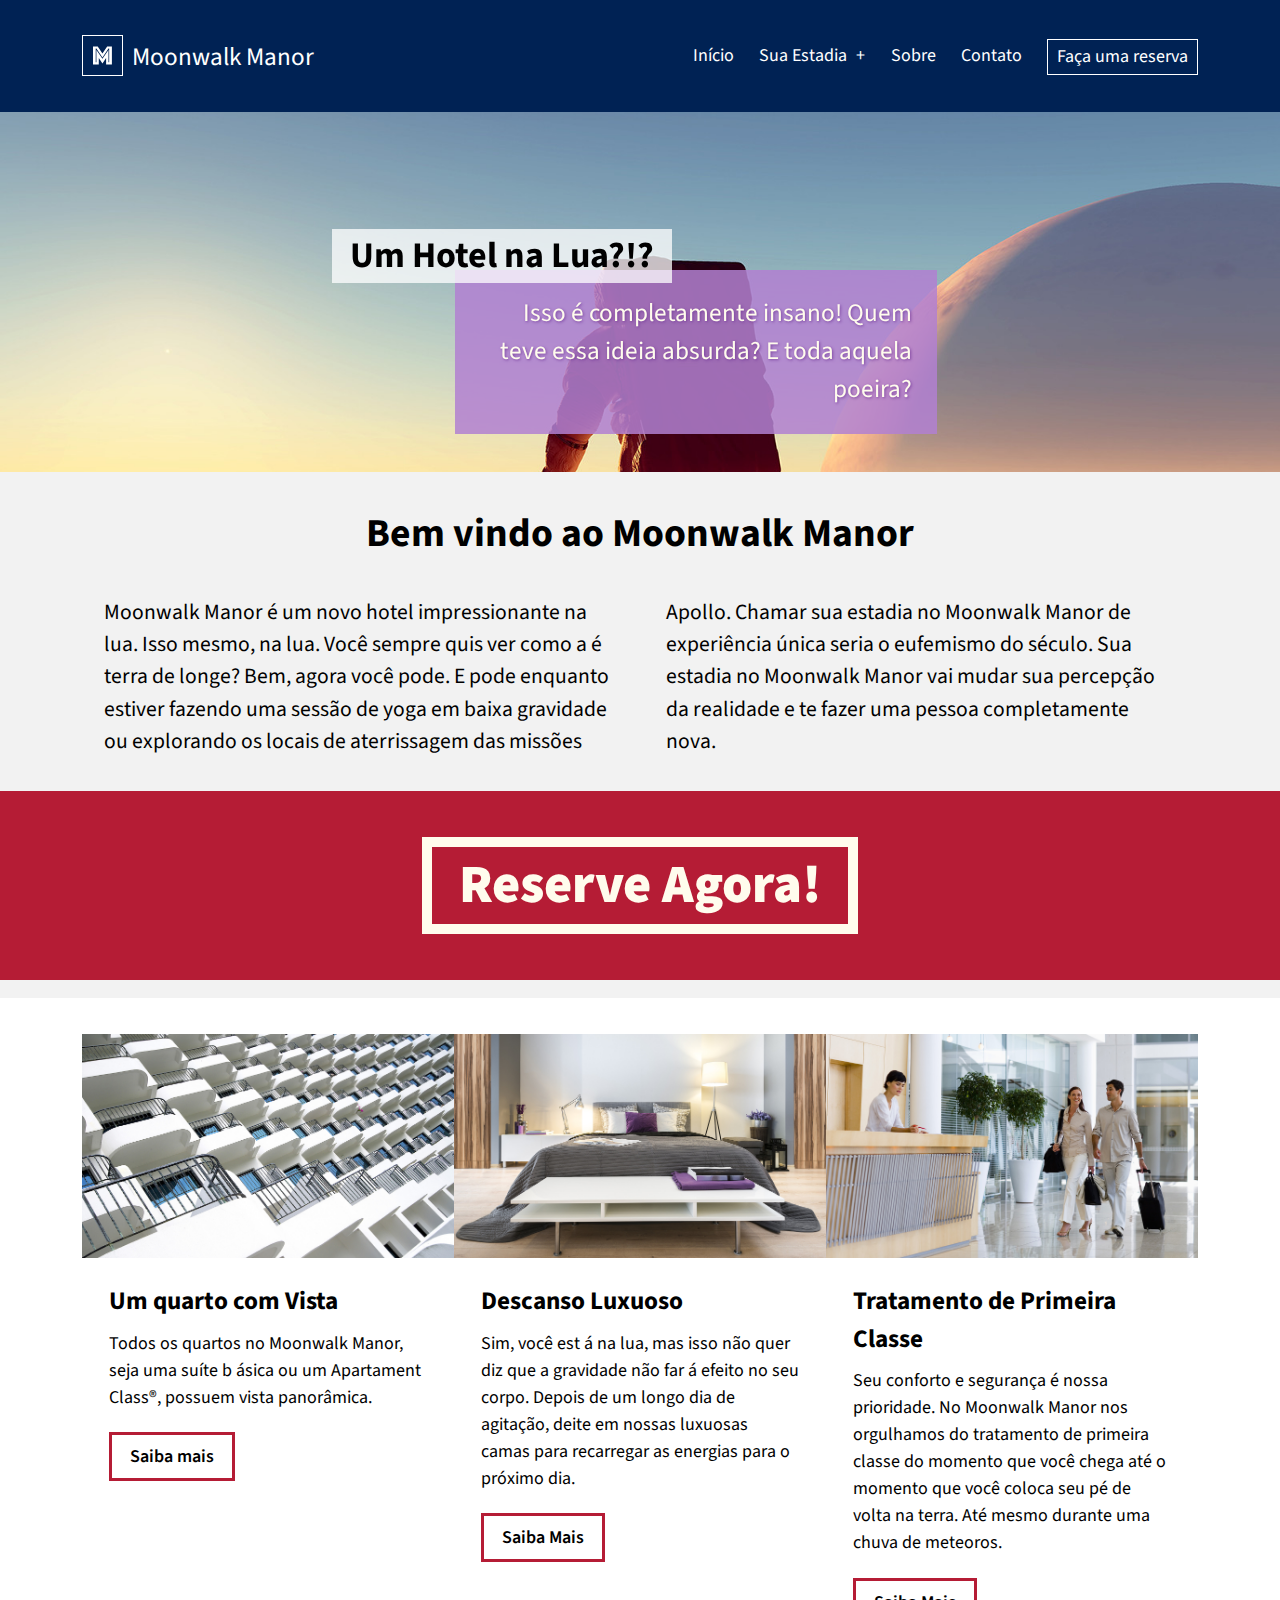
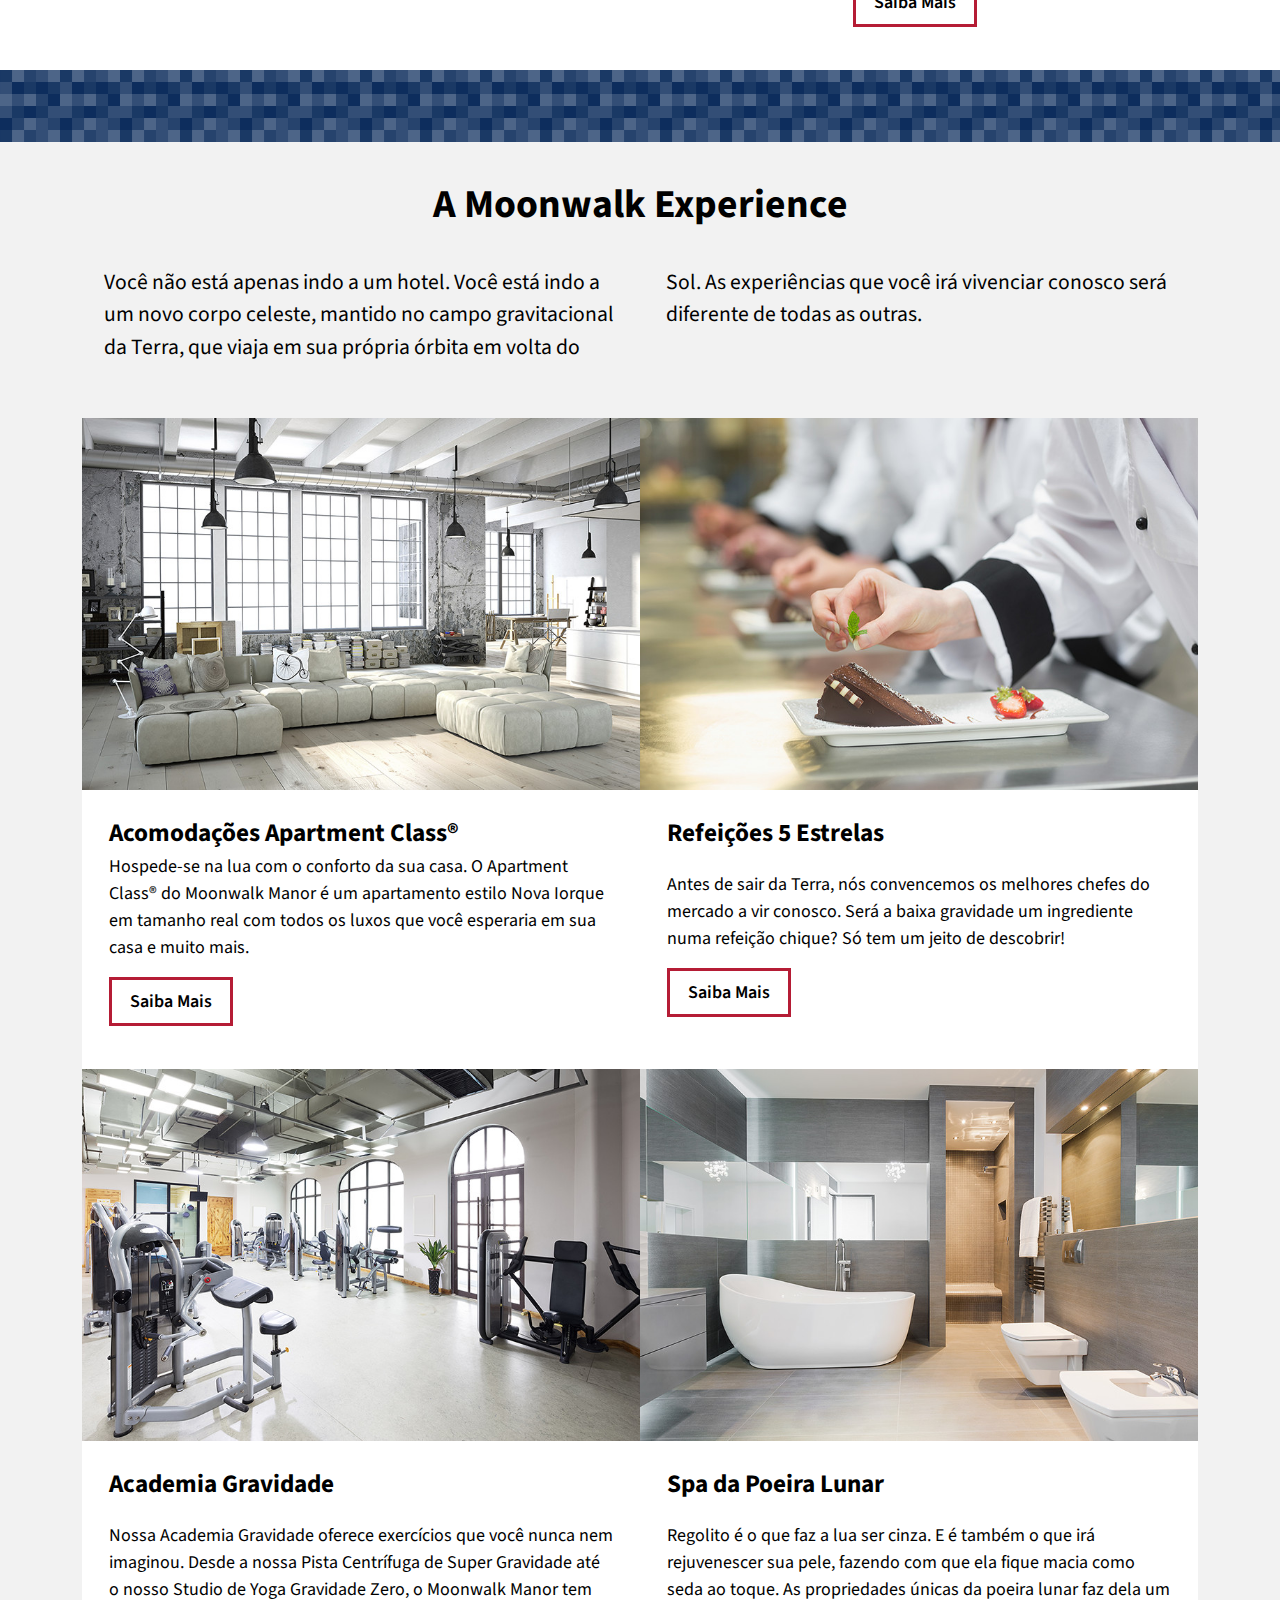
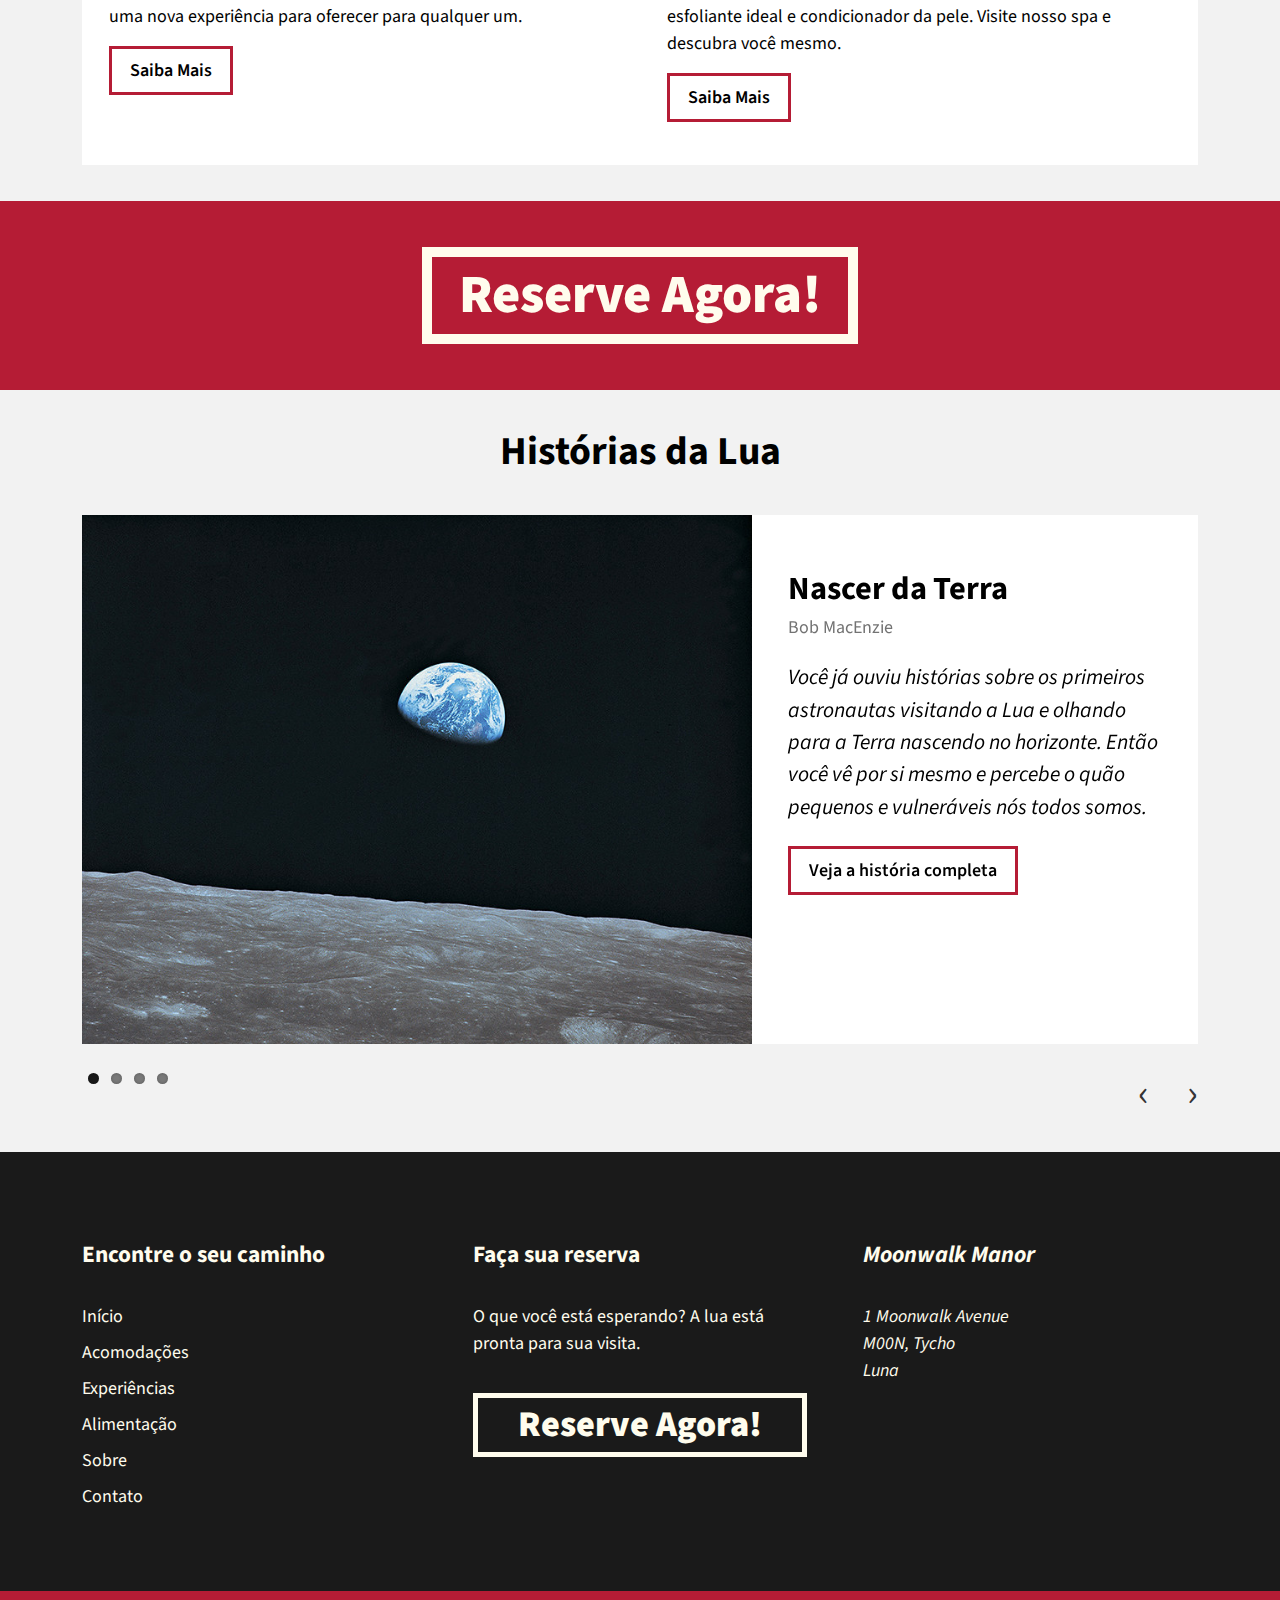
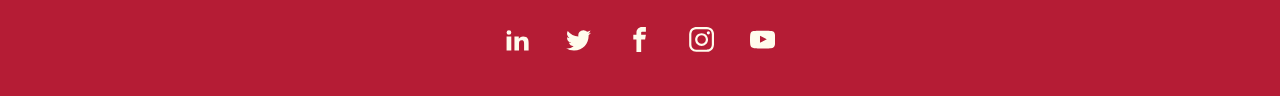
<file: javascript-formacao-basica/images-responsive/index.html>
<!DOCTYPE html>
<html lang="pt-BR">

<head>
    <meta charset="UTF-8">
    <meta name="viewport" content="width=device-width, initial-scale=1">
    <title>Moonwalk Manor - Sua estadia no c&eacute;u</title>
    <link rel="stylesheet" href="https://fonts.googleapis.com/css?family=Source+Sans+Pro:400,400i,700,700i,900,900i" type="text/css" media="all">
    <link rel="stylesheet" href="style-main.css" type="text/css" media="all">

    <script src="JS/script.js" defer></script>
    <script src="JS/libs/flexibility.js"></script>
    <script>
        /*! grunt-grunticon Stylesheet Loader - v2.1.6 | https://github.com/filamentgroup/grunticon | (c) 2015 Scott Jehl, Filament Group, Inc. | MIT license. */
        !function(){function e(e,n,t){"use strict";var o=window.document.createElement("link"),r=n||window.document.getElementsByTagName("script")[0],a=window.document.styleSheets;return o.rel="stylesheet",o.href=e,o.media="only x",r.parentNode.insertBefore(o,r),o.onloadcssdefined=function(e){for(var n,t=0;t<a.length;t++)a[t].href&&a[t].href===o.href&&(n=!0);n?e():setTimeout(function(){o.onloadcssdefined(e)})},o.onloadcssdefined(function(){o.media=t||"all"}),o}function n(e,n){e.onload=function(){e.onload=null,n&&n.call(e)},"isApplicationInstalled"in navigator&&"onloadcssdefined"in e&&e.onloadcssdefined(n)}!function(t){var o=function(r,a){"use strict";if(r&&3===r.length){var i=t.navigator,c=t.document,s=t.Image,d=!(!c.createElementNS||!c.createElementNS("http://www.w3.org/2000/svg","svg").createSVGRect||!c.implementation.hasFeature("http://www.w3.org/TR/SVG11/feature#Image","1.1")||t.opera&&-1===i.userAgent.indexOf("Chrome")||-1!==i.userAgent.indexOf("Series40")),l=new s;l.onerror=function(){o.method="png",o.href=r[2],e(r[2])},l.onload=function(){var t=1===l.width&&1===l.height,i=r[t&&d?0:t?1:2];t&&d?o.method="svg":t?o.method="datapng":o.method="png",o.href=i,n(e(i),a)},l.src="[data-uri]",c.documentElement.className+=" grunticon"}};o.loadCSS=e,o.onloadCSS=n,t.grunticon=o}(this),function(e,n){"use strict";var t=n.document,o="grunticon:",r=function(e){if(t.attachEvent?"complete"===t.readyState:"loading"!==t.readyState)e();else{var n=!1;t.addEventListener("readystatechange",function(){n||(n=!0,e())},!1)}},a=function(e){return n.document.querySelector('link[href$="'+e+'"]')},i=function(e){var n,t,r,a,i,c,s={};if(n=e.sheet,!n)return s;t=n.cssRules?n.cssRules:n.rules;for(var d=0;d<t.length;d++)r=t[d].cssText,a=o+t[d].selectorText,i=r.split(");")[0].match(/US\-ASCII\,([^"']+)/),i&&i[1]&&(c=decodeURIComponent(i[1]),s[a]=c);return s},c=function(e){var n,r,a,i;a="data-grunticon-embed";for(var c in e){i=c.slice(o.length);try{n=t.querySelectorAll(i)}catch(s){continue}r=[];for(var d=0;d<n.length;d++)null!==n[d].getAttribute(a)&&r.push(n[d]);if(r.length)for(d=0;d<r.length;d++)r[d].innerHTML=e[c],r[d].style.backgroundImage="none",r[d].removeAttribute(a)}return r},s=function(n){"svg"===e.method&&r(function(){c(i(a(e.href))),"function"==typeof n&&n()})};e.embedIcons=c,e.getCSS=a,e.getIcons=i,e.ready=r,e.svgLoadedCallback=s,e.embedSVG=s}(grunticon,this)}();
        grunticon(["gfx/icons.data.svg.css", "gfx/icons.data.png.css", "gfx/icons.fallback.css"], grunticon.svgLoadedCallback);
    </script>
    <noscript><link href="gfx/icons.fallback.css" rel="stylesheet"></noscript>
</head>

<body>
    <a class="skip-link screen-reader-text" href="#content">Ir para o conte&uacute;do</a>

    <header class="masthead clear">
        <div class="site-header centered">
            <div class="site-branding">
                <h1 class="site-title"><a href="/"><span class="icon-mmlogo" data-grunticon-embed></span>Moonwalk Manor</a></h1>
            </div><!-- .site-title -->
            <nav id="multi-level-nav" class="menu multi-level-nav">
                <ul>
                    <li><a href="#">In&iacute;cio</a></li>
                    <li class="has-children">
                        <a href="#">Sua Estadia<button class="dropdown-toggle" aria-expanded="false"><span class="screen-reader-text">Expandir o menu filho</span></button></a>
                        <ul class="sub-menu">
                            <li><a href="#">Experiências</a></li>
                            <li><a href="#">Alimenta&ccedil;&atilde;o</a></li>
                            <li><a href="#">Facilidades</a></li>
                        </ul>
                    </li>
                    <li><a href="#">Sobre</a></li>
                    <li><a href="#">Contato</a></li>
                    <li><a class="reserve" href="#">Fa&ccedil;a uma reserva</a></li>
                </ul>
            </nav><!-- #multi-level-nav .multi-level-nav -->
        </div><!-- .centered -->

    </header><!-- .masthead -->

    <div id="showcase" class="promo-area">
        <div class="front-slider flexslider">
            <ul class="slides">
                <li>
                    <img src="images/mainpromo/welcome01-800.jpg" alt="" data-type="showcase" />
                </li>
                <li>
                    <img src="images/mainpromo/welcome02-800.jpg" alt="" data-type="showcase" />
                </li>
                <li>
                    <img src="images/mainpromo/welcome03-800.jpg" alt="" data-type="showcase" />
                </li>
                <li>
                    <img src="images/mainpromo/welcome04-800.jpg" alt="" data-type="showcase" />
                </li>
            </ul>
        </div><!-- .flexslider -->
        <div class="promo-content">
            <div class="promo-text">
                <h2 class="promo-title">Um Hotel na Lua?!?</h2>
                <p class="promo-lede">Isso &eacute; completamente insano! Quem teve essa ideia absurda? E toda aquela poeira?</p>
            </div><!-- .promo-text -->
        </div><!-- .promo-content -->
    </div><!-- #showcase .promo-area -->

    <main class="main-area">

        <div class="top-pitch centered">
            <h2 class="main-title">Bem vindo ao Moonwalk Manor</h2>
            <p class="teaser two-column">
                Moonwalk Manor &eacute; um novo hotel impressionante na lua. Isso mesmo, na lua. Você sempre quis ver como a &eacute; terra de longe?
                Bem, agora você pode. E pode enquanto estiver fazendo uma sess&atilde;o de yoga em baixa gravidade ou explorando os locais de
                aterrissagem das miss&otildees Apollo. Chamar sua estadia no Moonwalk Manor de experiência &uacute;nica seria o eufemismo do s&eacute;culo. 
                Sua estadia no Moonwalk Manor vai mudar sua percep&ccedil;&atilde;o da realidade e te fazer uma pessoa completamente nova.
            </p>
        </div><!-- .pitch centered -->
        <div class="cta">
            <a href="#">Reserve Agora!</a>
        </div><!-- .cta -->

        <section class="main-pitch">
            <div class="three-reasons centered">
                <figure class="reason">
                    <a href="">
                        <img src="images/mainpromo/welcome02-800.jpg" alt="" data-type="reason" />
                    </a>
                    <figcaption>
                        <h3 class="content-title">Um quarto com Vista</h3>
                        <p>Todos os quartos no Moonwalk Manor, seja uma su&iacute;te b &aacute;sica ou um Apartament Class&reg;, possuem vista panorâmica.</p>
                        <a class="content-button" href="#">Saiba mais<span class="screen-reader-text"> sobre as vistas.</span></a>
                    </figcaption>
                </figure><!-- .reason -->
                <figure class="reason">
                    <a href="">
                        <img src="images/mainpromo/welcome03-800.jpg" alt="" data-type="reason" />
                    </a>
                    <figcaption>
                        <h3 class="content-title">Descanso Luxuoso</h3>
                        <p>Sim, você est &aacute; na lua, mas isso n&atilde;o quer diz que a gravidade n&atilde;o far &aacute; efeito no seu corpo. Depois de um longo dia de agita&ccedil;&atilde;o,
                             deite em nossas luxuosas camas para recarregar as energias para o pr&oacute;ximo dia.</p>
                        <a class="content-button" href="#">Saiba Mais<span class="screen-reader-text"> sobre nossas maravilhosas camas.</span></a>
                    </figcaption>
                </figure><!-- .reason -->
                <figure class="reason">
                    <a href="">
                        <img src="images/mainpromo/welcome04-800.jpg" alt="" data-type="reason" />
                    </a>
                    <figcaption>
                        <h3 class="content-title">Tratamento de Primeira Classe</h3>
                        <p>Seu conforto e seguran&ccedil;a &eacute; nossa prioridade. No Moonwalk Manor nos orgulhamos do tratamento de primeira classe do momento que você chega at&eacute; o
                             momento que você coloca seu p&eacute; de volta na terra. At&eacute; mesmo durante uma chuva de meteoros.</p>
                        <a class="content-button" href="#">Saiba Mais<span class="screen-reader-text"> sobre nossos abrigos de meteoros e nosso termo de responsabilidade.</span></a>
                    </figcaption>
                </figure><!-- .reason -->
            </div><!-- .three-reasons centered -->
        </section><!-- .main-pitch -->

        <section class="pitch">
            <div class="centered">
                <h2 class="main-title">A Moonwalk Experience</h2>
                <p class="teaser two-column">
                    Você n&atilde;o est&aacute; apenas indo a um hotel. Você est&aacute; indo a um novo corpo celeste, mantido no campo gravitacional da Terra, que viaja em sua pr&oacute;pria &oacute;rbita em volta do Sol.
                     As experiências que você ir&aacute; vivenciar conosco ser&aacute; diferente de todas as outras.
                </p>
            </div><!-- .centered -->
        </section><!-- .pitch centered -->

        <section class="features centered">
            <figure class="feature">
                <a href="#">
                    <img src="images/experience/apartmentclass-800.jpg" alt="" data-type="feature" />
                </a>
                <figcaption>
                    <h3 class="content-title">Acomoda&ccedil;&otildees Apartment Class&reg;</h3>
                    Hospede-se na lua com o conforto da sua casa. O Apartment Class&reg; do Moonwalk Manor &eacute; um apartamento estilo Nova Iorque em tamanho real com todos os luxos que você 
                    esperaria em sua casa e muito mais.</p>
                    <a class="content-button" href="#">Saiba Mais<span class="screen-reader-text"> sobre a acomoda&ccedil;&atilde;o Apartment Class&reg;.</span></a>
                </figcaption>
            </figure><!-- .feature -->
            <figure class="feature">
                <a href="#">
                    <img src="images/experience/fivestardining-800.jpg" alt="" data-type="feature" />
                </a>
                <figcaption>
                    <h3 class="content-title">Refei&ccedil;&otildees 5 Estrelas</h3>
                    <p>Antes de sair da Terra, n&oacute;s convencemos os melhores chefes do mercado a vir conosco. Ser&aacute; a baixa gravidade um ingrediente numa refei&ccedil;&atilde;o chique? S&oacute;
                         tem um jeito de descobrir!</p>
                    <a class="content-button" href="#">Saiba Mais<span class="screen-reader-text"> sobre o Sorvete da Descompress&atilde;o Explosiva.</span></a>
                </figcaption>
            </figure><!-- .feature -->
            <figure class="feature">
                <a href="#">
                    <img src="images/experience/gravitygym-800.jpg" alt="" data-type="feature" />
                </a>
                <figcaption>
                    <h3 class="content-title">Academia Gravidade</h3>
                    <p>Nossa Academia Gravidade oferece exerc&iacute;cios que você nunca nem imaginou. Desde a nossa Pista Centr&iacute;fuga de Super Gravidade at&eacute; o nosso Studio de Yoga Gravidade Zero, 
                        o Moonwalk Manor tem uma nova experiência para oferecer para qualquer um.</p>
                    <a class="content-button" href="#">Saiba Mais<span class="screen-reader-text"> sobre a vertigem de queda livre.</span></a>
                </figcaption>
            </figure><!-- .feature -->
            <figure class="feature">
                <a href="#">
                    <img src="images/experience/spa-800.jpg" alt="" data-type="feature" />
                </a>
                <figcaption>
                    <h3 class="content-title">Spa da Poeira Lunar</h3>
                    <p>Regolito &eacute; o que faz a lua ser cinza. E &eacute; tamb&eacute;m o que ir&aacute; rejuvenescer sua pele, fazendo com que ela fique macia como seda ao toque. 
                        As propriedades &uacute;nicas da poeira lunar faz dela um esfoliante ideal e condicionador da pele. Visite nosso spa e descubra você mesmo.</p>
                    <a class="content-button" href="#">Saiba Mais<span class="screen-reader-text"> sobre as erup&ccedil;&otildees regol&iacute;ticas.</span></a>
                </figcaption>
            </figure><!-- .feature -->

        </section><!-- .features centered -->

        <div class="cta">
            <a href="#">Reserve Agora!</a>
        </div><!-- .cta -->

        <h2 class="main-title">Hist&oacute;rias da Lua</h2>
        <section class="stories centered">
            <!-- slider -->
            <div class="story-slider flexslider">
                <ul class="slides">
                    <li>
                        <figure class="story-wrapper">
                            <img src="images/testimonials/bluepebble-800.jpg" alt="" data-type="story" />
                            <figcaption class="story">
                                <h3 class="story-header">Nascer da Terra</h3>
                                <div class="author">Bob MacEnzie</div>
                                <p>Você j&aacute; ouviu hist&oacute;rias sobre os primeiros astronautas visitando a Lua e olhando para a Terra nascendo no horizonte.
                                    Ent&atilde;o você vê por si mesmo e percebe o qu&atilde;o pequenos e vulner&aacute;veis n&oacute;s todos somos.</p>
                                <a href="#" class="content-button">Veja a hist&oacute;ria completa</a>
                            </figcaption>
                        </figure>
                    </li>
                    <li>
                        <figure class="story-wrapper">
                            <img src="images/testimonials/earth-800.jpg" alt="" data-type="story" />
                            <figcaption class="story">
                                <h3 class="story-header">Terra vista do C&eacute;u</h3>
                                <div class="author">Judy Blench</div>
                                <p>Subindo pela atmosfera, eu vi as 3 dimens&otildees da Terra pela primeira vez. Eu era um terraplanista at&eacute; aquele momento,
                                     mas agora eu percebo que as tartarugas devem estar em uma dimens&atilde;o diferente.</p>
                                <a href="#" class="content-button">Veja a hist&oacute;ria completa</a>
                            </figcaption>
                        </figure>
                    </li>
                    <li>
                        <figure class="story-wrapper">
                            <img src="images/testimonials/footprint-800.jpg" alt="" data-type="story" />
                            <figcaption class="story">
                                <h3 class="story-header">Pegadas no Regolito</h3>
                                <div class="author">Maiken Endersen</div>
                                <p>Um pequeno passo paro o homem. Um milh&atilde;o de pegadas dos turistas. Eu me pergunto se algu&eacute;m ir&aacute; olhar para uma foto minha no futuro e
                                     sonhar em ser a primeira mulher em um novo planeta. </p>
                                <a href="#" class="content-button">Veja a hist&oacute;ria completa</a>
                            </figcaption>
                        </figure>
                    </li>
                    <li>
                        <figure class="story-wrapper">
                            <img src="images/testimonials/zerog-800.jpg" alt="" data-type="story" />
                            <figcaption class="story">
                                <h3 class="story-header">Caindo atrav&eacute;s da gravidade</h3>
                                <div class="author">Maiken Endersen</div>
                                <p>Eu pensava que eu sabia yoga e como controlar meu corpo. Nunca estive t&atilde;o errado. Eu aprendi mais sobre mim mesmo em 2 dias no Studio de Yoga Gravidade Zero do que 
                                    eu aprendi em 20 anos de pr&aacute;ticas no ch&atilde;o.</p>
                                <a href="#" class="content-button">Veja a hist&oacute;ria completa</a>
                            </figcaption>
                        </figure>
                    </li>
                </ul>
            </div><!-- .story-slider -->
        </section><!-- .stories centered -->

    </main><!-- .main-area -->

    <footer class="footer">
        <section class="footer-widgets centered">
            <div class="widget footer-menu">
                <h4 class="widget-title">Encontre o seu caminho</h4>
                <ul>
                    <li><a href="#">In&iacute;cio</a></li>
                    <li><a href="#">Acomoda&ccedil;&otildees</a></li>
                    <li><a href="#">Experiências</a></li>
                    <li><a href="#">Alimenta&ccedil;&atilde;o</a></li>
                    <li><a href="#">Sobre</a></li>
                    <li><a href="#">Contato</a></li>
                </ul>
            </div><!-- .widget -->
            <div class="widget footer-cta">
                <h4 class="widget-title">Fa&ccedil;a sua reserva</h4>
                <p>O que você est&aacute; esperando? A lua est&aacute; pronta para sua visita.</p>
                <a href="#">Reserve Agora!</a>

            </div><!-- .widget -->
            <div class="widget footer-address">
                <address>
                    <h4 class="widget-title">Moonwalk Manor</h4>
                    <p>
                        1 Moonwalk Avenue<br>
                        M00N, Tycho<br>
                        Luna
                    </p>
                </address>
            </div><!-- .widget -->
        </section><!-- .footer-widgets -->
        <nav class="social-nav" role="navigation">
            <ul>
                <li><a class="icon-linkedin" data-grunticon-embed href="https://linkedin.com"><span class="screen-reader-text">LinkedIn</span></a></li>
                <li><a class="icon-twitter" data-grunticon-embed href="https://twitter.com"><span class="screen-reader-text">Twitter</span></a></li>
                <li><a class="icon-facebook" data-grunticon-embed href="https://facebook.com"><span class="screen-reader-text">Facebook</span></a></li>
                <li><a class="icon-instagram" data-grunticon-embed href="https://instagram.com"><span class="screen-reader-text">Instagram</span></a></li>
                <li><a class="icon-youtube" data-grunticon-embed href="https://youtube.com"><span class="screen-reader-text">YouTube</span></a></li>
            </ul>
        </nav><!-- .social-nav -->
    </footer><!-- .footer -->

    <script src="JS/libs/jquery-2.1.3.min.js"></script>
    <script src="JS/libs/jquery.flexslider-min.js"></script>
    <script src="JS/menu-toggle.js"></script>
    <script src="JS/flexslider.js"></script>

</body>

</html>
</file>
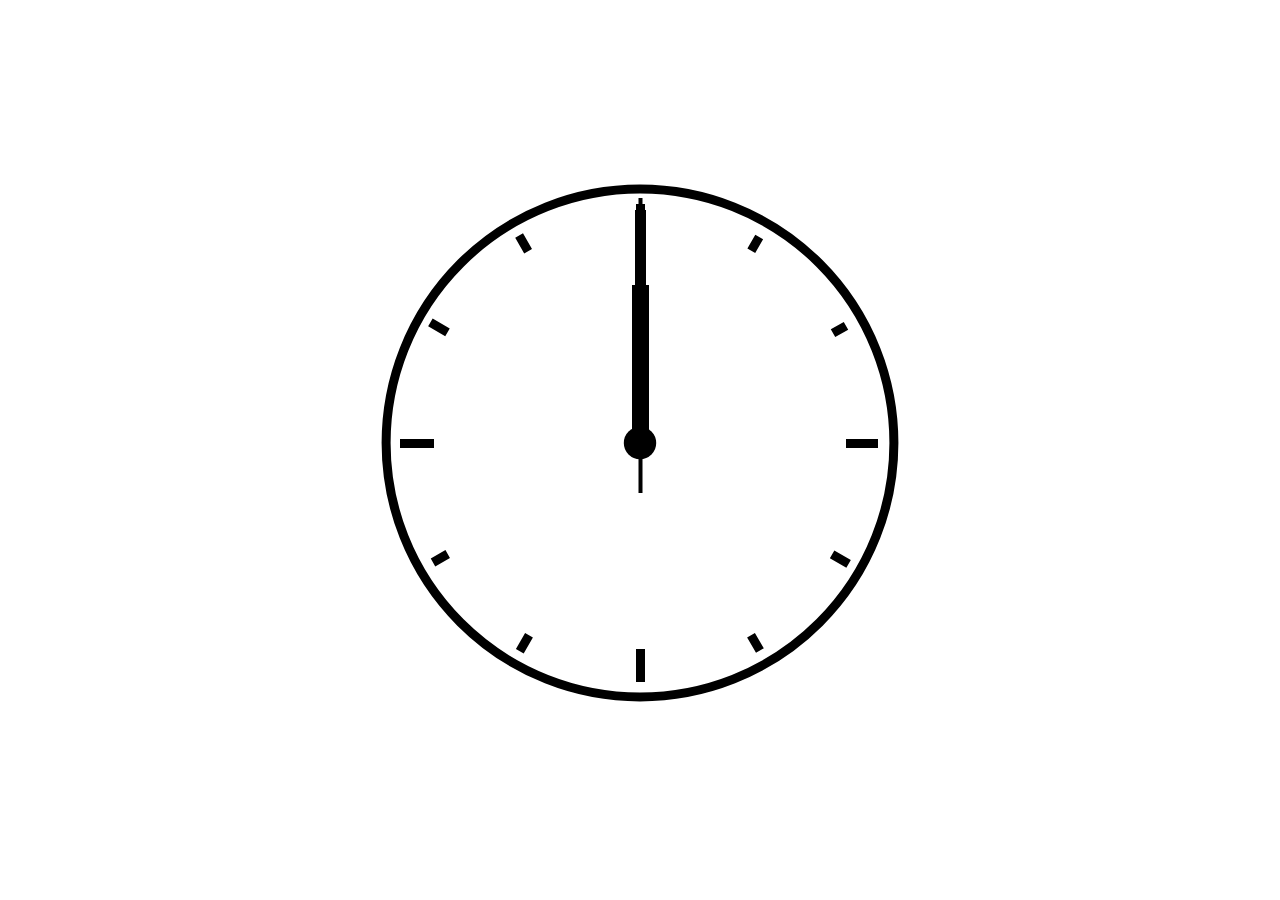
<file: javascript-formacao-basica/relogio-analogico/index.html>
<!DOCTYPE html>
<html lang="pt-BR">

<head>
    <meta charset="UTF-8">
    <meta name="viewport" content="width=device-width, initial-scale=1">
    <title>Um Relógio Analógico, porém digital</title>
    <link rel="stylesheet" href="styles.css" type="text/css" media="all">
    <script src="script.js" defer></script>
</head>

<body>
<main class="main">
    <div class="clockbox">
        <svg id="clock" xmlns="http://www.w3.org/2000/svg" width="600" height="600" viewBox="0 0 600 600">
            <g id="face">
                <circle class="circle" cx="300" cy="300" r="253.9"/>
                <path class="hour-marks" d="M300.5 94V61M506 300.5h32M300.5 506v33M94 300.5H60M411.3 107.8l7.9-13.8M493 190.2l13-7.4M492.1 411.4l16.5 9.5M411 492.3l8.9 15.3M189 492.3l-9.2 15.9M107.7 411L93 419.5M107.5 189.3l-17.1-9.9M188.1 108.2l-9-15.6"/>
                <circle class="mid-circle" cx="300" cy="300" r="16.2"/>
            </g>
            <g id="hour">
                <path class="hour-arm" d="M300.5 298V142"/>
                <circle class="sizing-box" cx="300" cy="300" r="253.9"/>
            </g>
            <g id="minute">
                <path class="minute-arm" d="M300.5 298V67"/>
                <circle class="sizing-box" cx="300" cy="300" r="253.9"/>
            </g>
            <g id="second">
                <path class="second-arm" d="M300.5 350V55"/>
                <circle class="sizing-box" cx="300" cy="300" r="253.9"/>
            </g>
        </svg>
    </div><!-- .clockbox -->
</main>

</body>

</html>
</file>
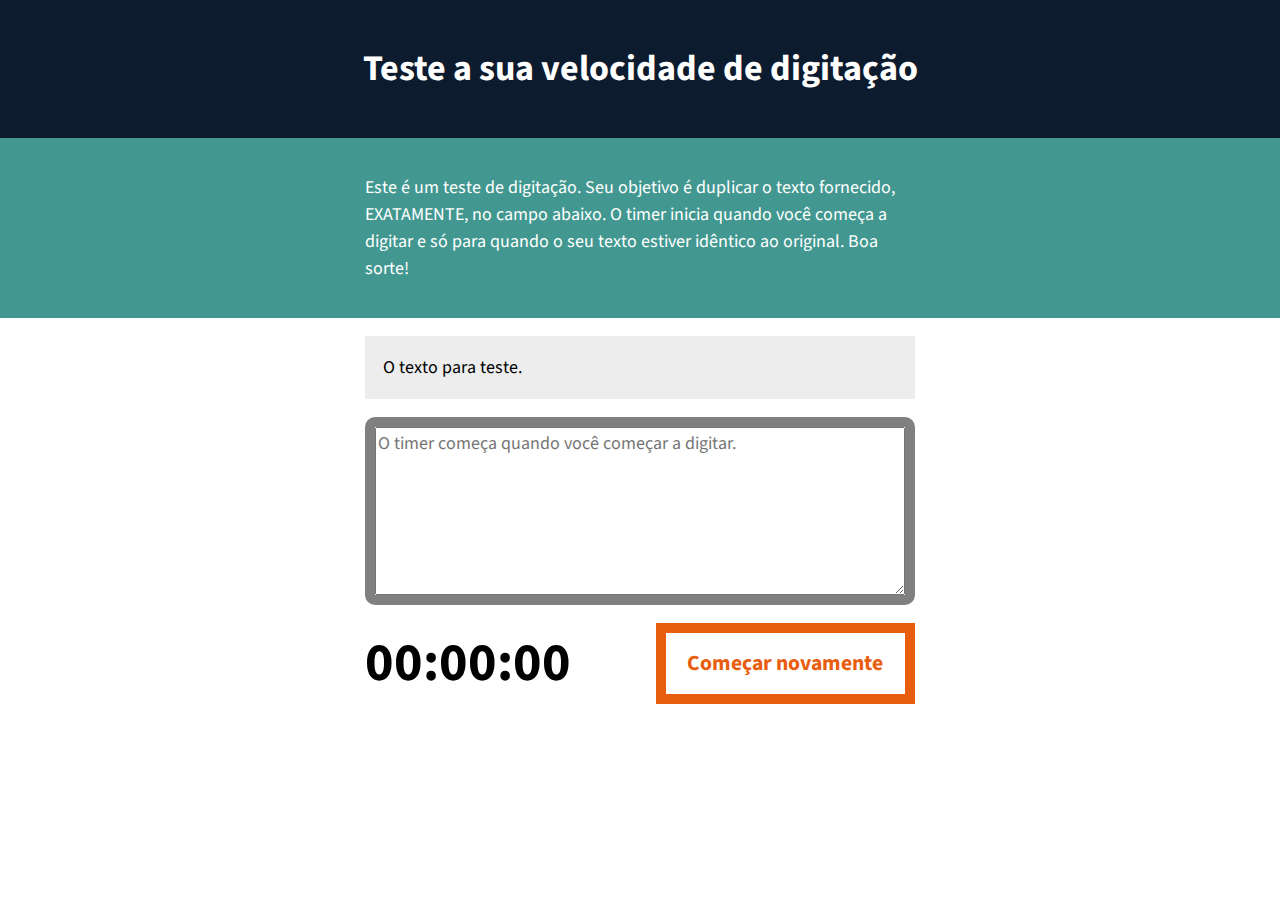
<file: javascript-formacao-basica/teste-velocidade-digitacao/index.html>
<!DOCTYPE html>
<html lang="pt-BR">

<head>
    <meta charset="UTF-8">
    <meta name="viewport" content="width=device-width, initial-scale=1">
    <title>Teste de Velocidade de Digitação em JS</title>
    <script src="script.js" async></script>
    <link rel="stylesheet" href="https://fonts.googleapis.com/css?family=Source+Sans+Pro:400,400i,700,700i,900,900i"
        type="text/css" media="all">
    <link rel="stylesheet" href="style.css">
</head>

<body>
    <header class="masthead">
        <h1>Teste a sua velocidade de digitação</h1>
    </header>
    <main class="main">
        <article class="intro">
            <p> Este é um teste de digitação. Seu objetivo é duplicar o texto fornecido, EXATAMENTE, no campo abaixo. O
                timer inicia quando você começa a digitar e só para quando o seu texto estiver idêntico ao original. Boa
                sorte! </p>
        </article><!-- .intro -->
        <section class="test-area">
            <div id="origin-text">
                <p>O texto para teste.</p>
            </div><!-- #origin-text -->

            <div class="test-wrapper">
                <textarea id="test-area" name="textarea" rows="6"
                    placeholder="O timer começa quando você começar a digitar."></textarea>
            </div><!-- .test-wrapper -->

            <div class="meta">
                <section id="clock">
                    <div class="timer">00:00:00</div>
                </section>

                <button id="reset">Começar novamente</button>
            </div><!-- .meta -->
        </section><!-- .test-area -->
    </main>

</body>

</html>
</file>
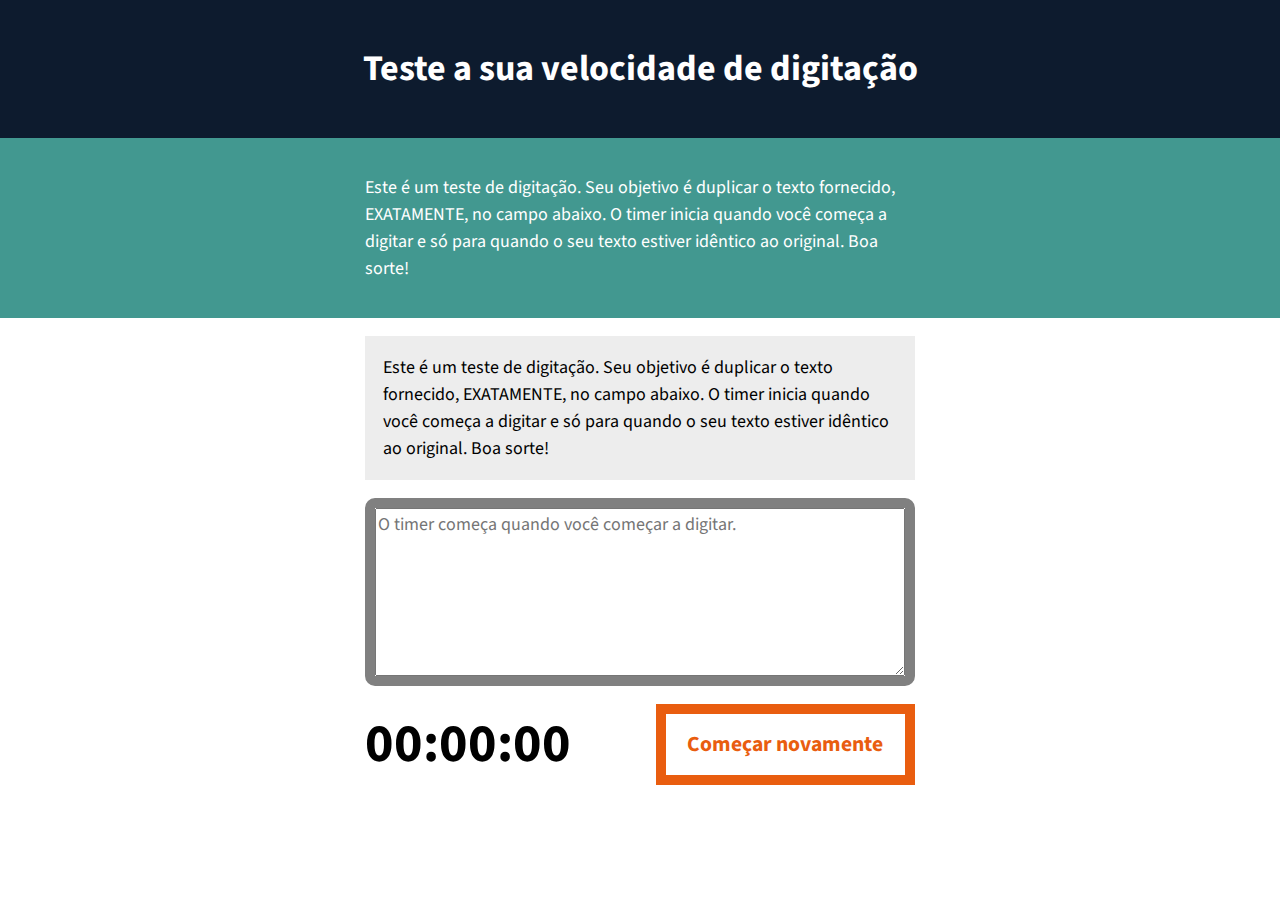
<file: javascript-formacao-basica/troubleshooting-validacao-minificacao/index.html>
<!DOCTYPE html>
<html lang="pt-BR">
<head>
    <meta charset="UTF-8">
    <meta name="viewport" content="width=device-width, initial-scale=1">
    <title>Teste de Velocidade de Digitação em JS</title>
    <script src="script.min.js" async></script>
    <link rel="stylesheet" href="https://fonts.googleapis.com/css?family=Source+Sans+Pro:400,400i,700,700i,900,900i" type="text/css" media="all">
    <link rel="stylesheet" href="style.css">
</head>
<body>
    <header class="masthead">
        <h1>Teste a sua velocidade de digitação</h1>
    </header>
    <main class="main">
        <article class="intro">
            <p> Este é um teste de digitação. Seu objetivo é duplicar o texto fornecido, EXATAMENTE, no campo abaixo. O timer inicia quando você começa a digitar e só para quando o seu texto estiver idêntico ao original. Boa sorte! </p>
        </article><!-- .intro -->
        <section class="test-area">
            <div id="origin-text">
                <p>Este é um teste de digitação. Seu objetivo é duplicar o texto fornecido, EXATAMENTE, no campo abaixo. O timer inicia quando você começa a digitar e só para quando o seu texto estiver idêntico ao original. Boa sorte!</p>
            </div><!-- #origin-text -->

            <div class="test-wrapper">
                <textarea id="test-area" name="textarea" rows="6" placeholder="O timer começa quando você começar a digitar."></textarea>
            </div><!-- .test-wrapper -->

            <div class="meta">
                <section id="clock">
                    <div class="timer">00:00:00</div>
                </section>

                <button id="reset">Começar novamente</button>
            </div><!-- .meta -->
        </section><!-- .test-area -->
    </main>
</body>
</html>
</file>
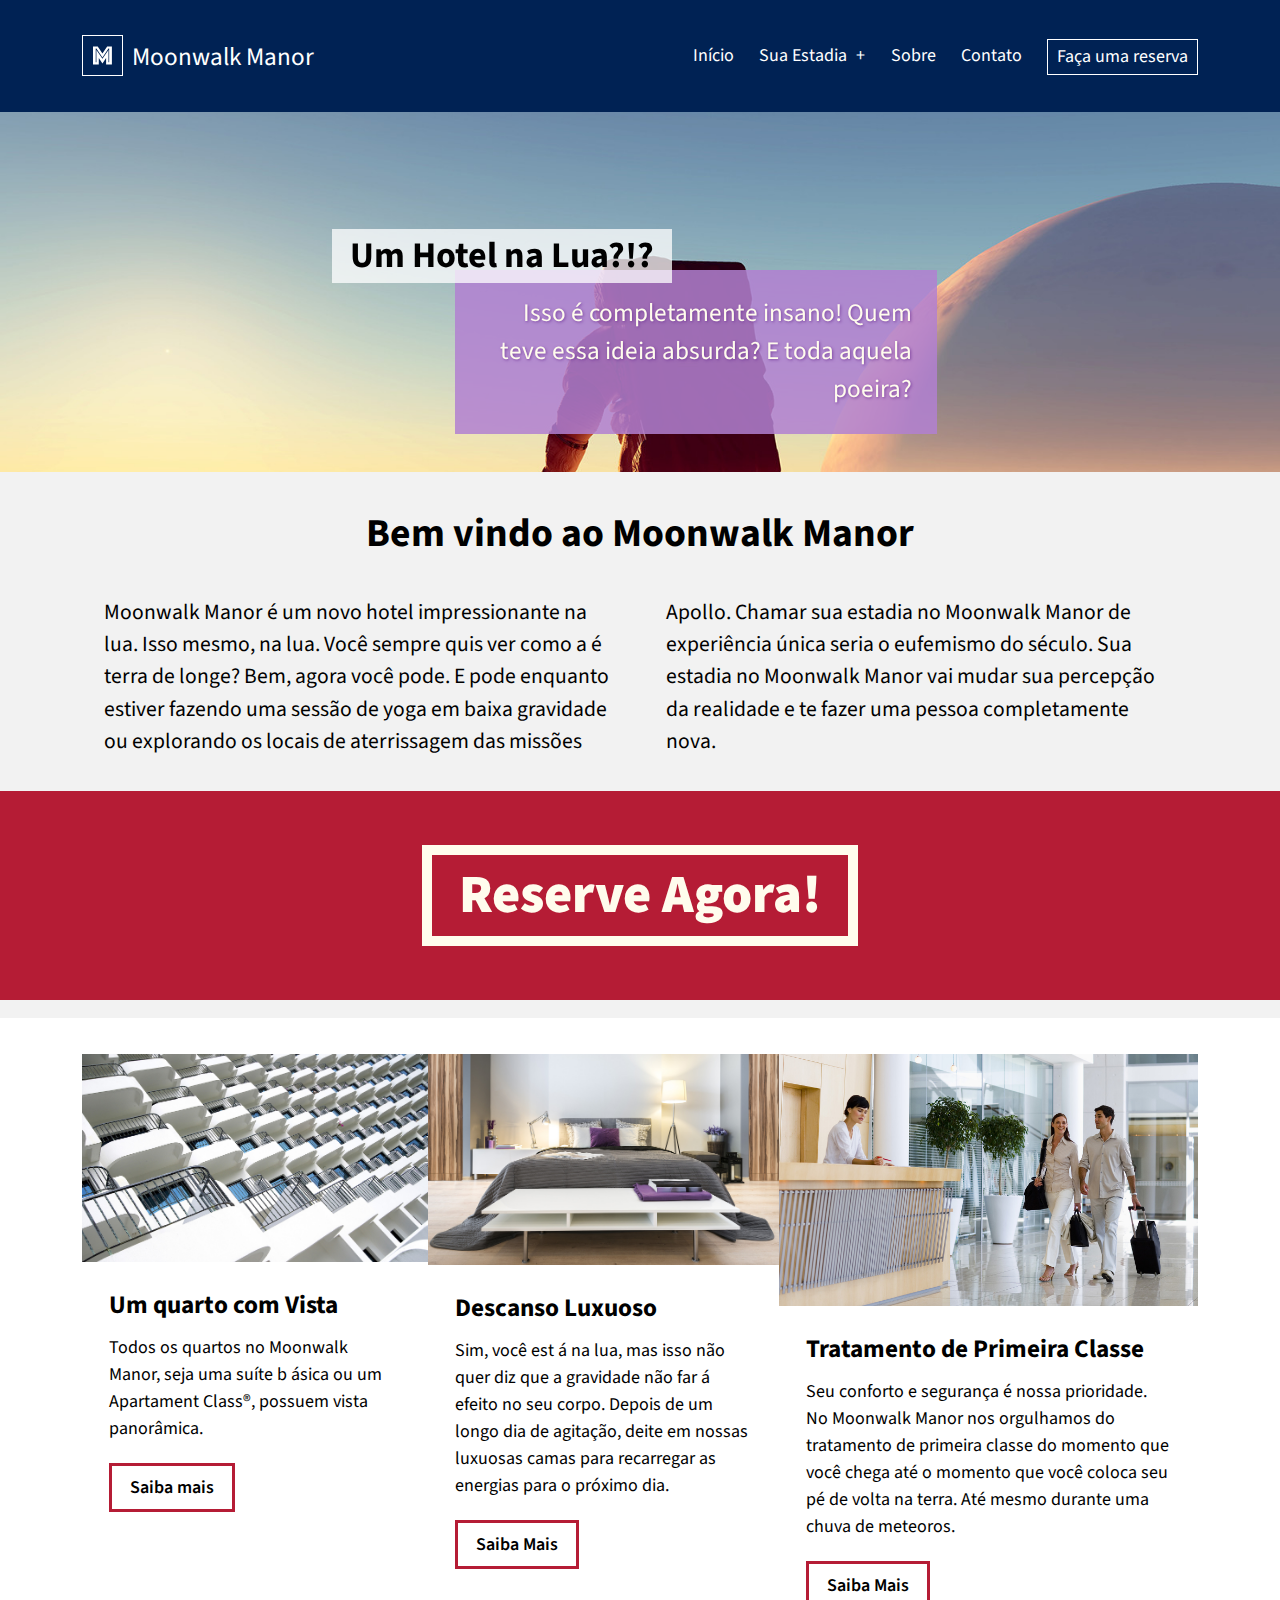
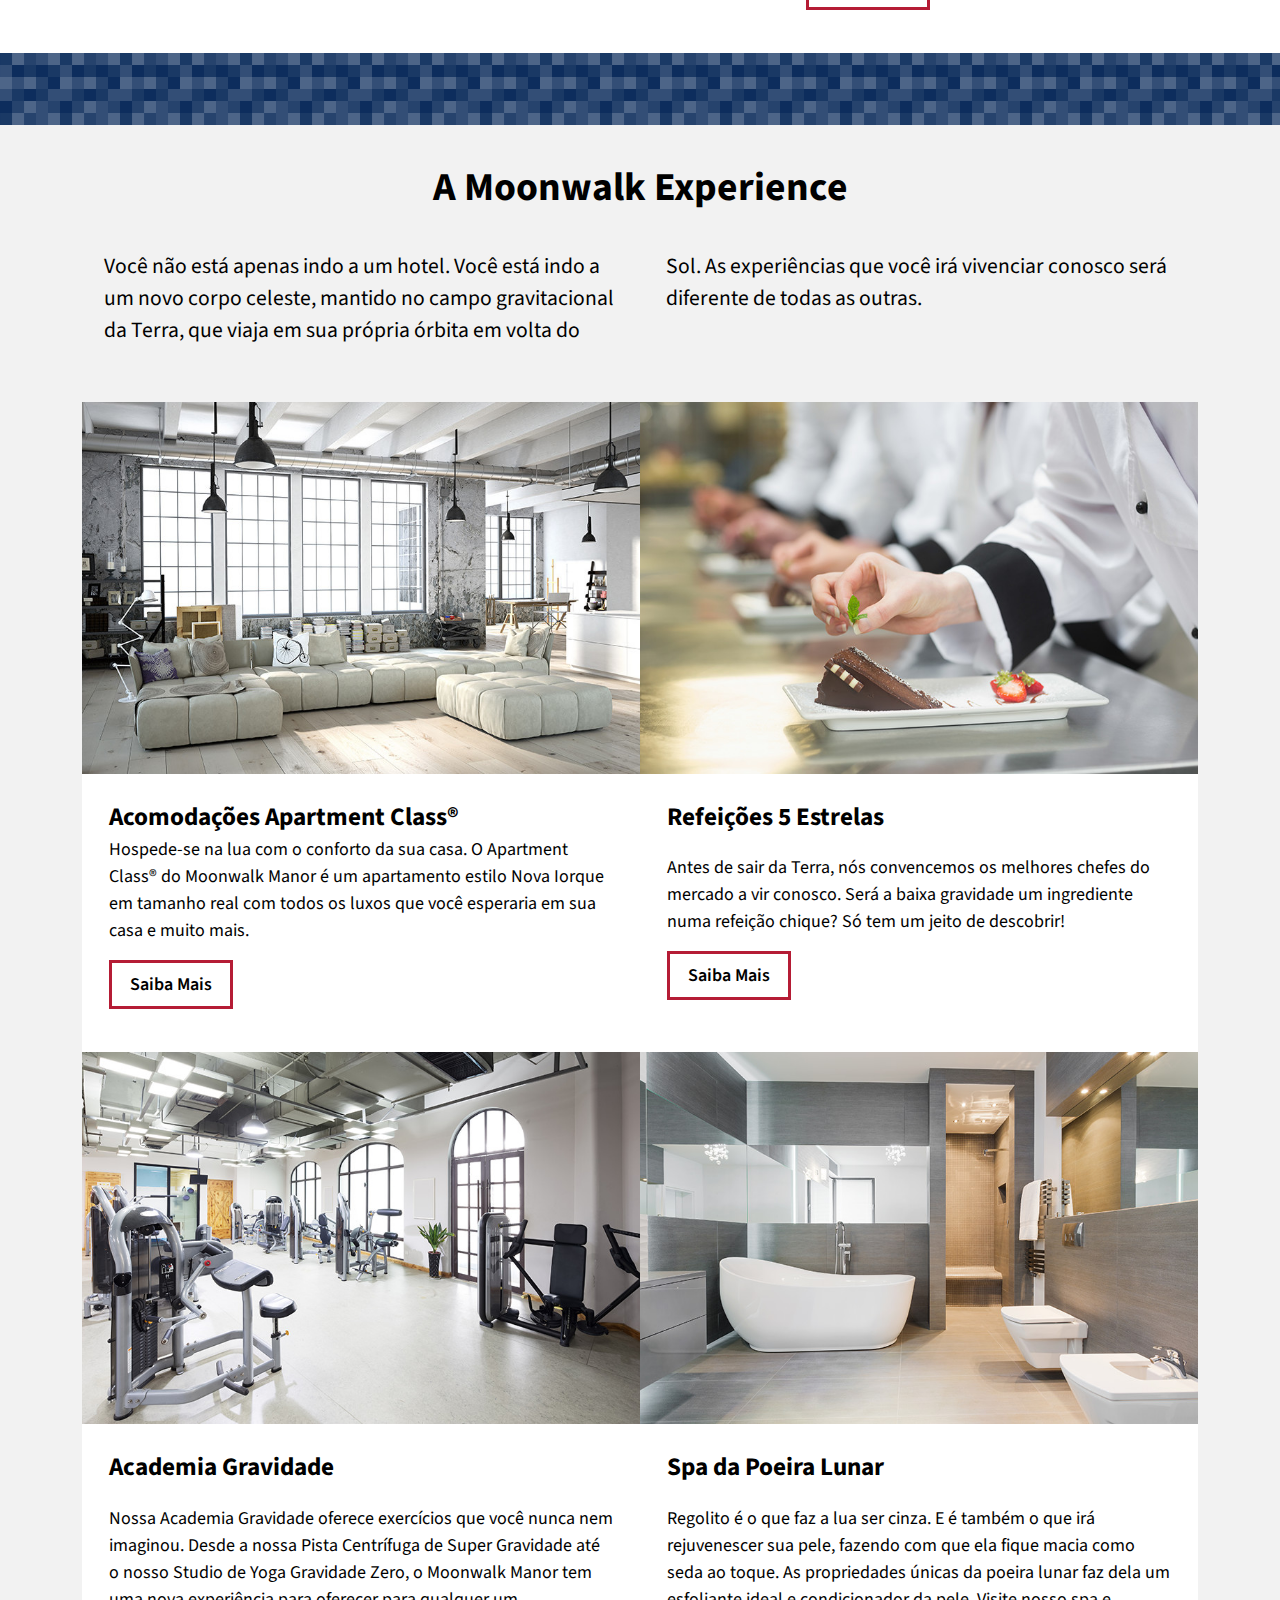
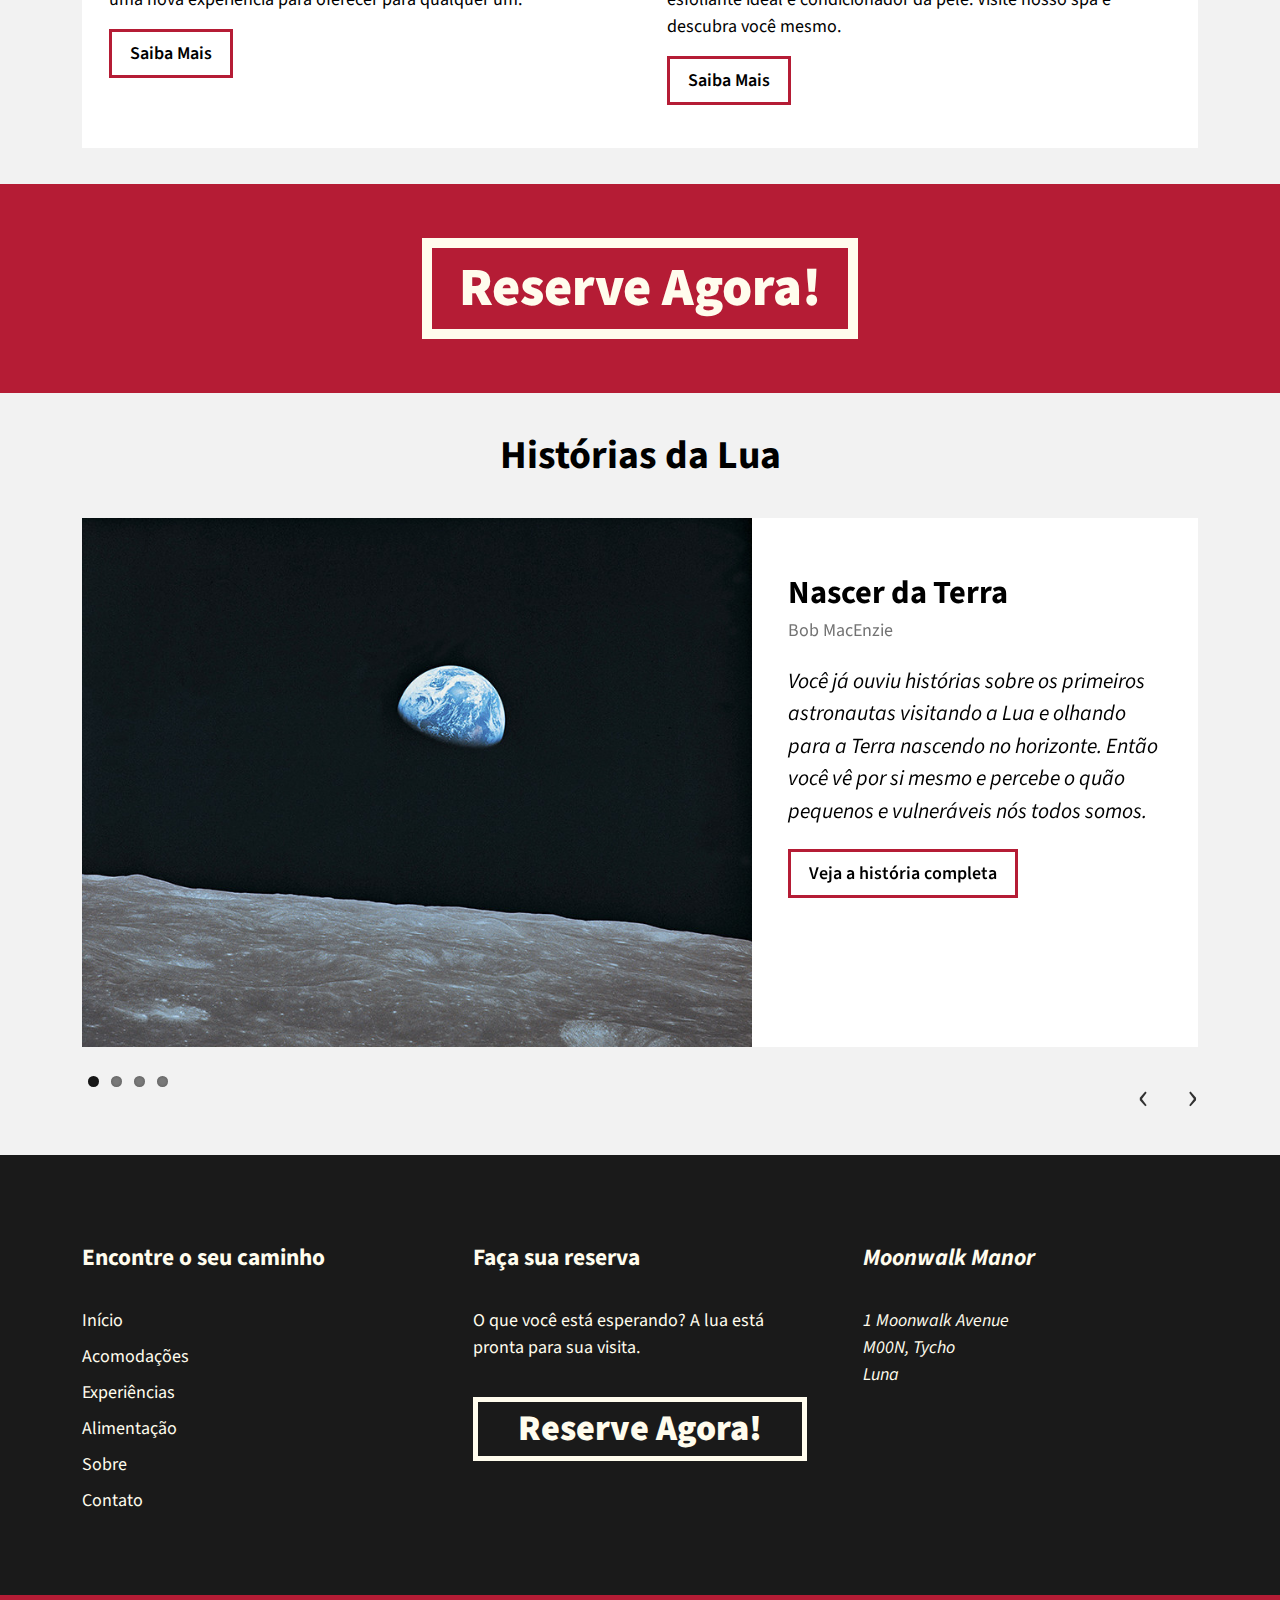
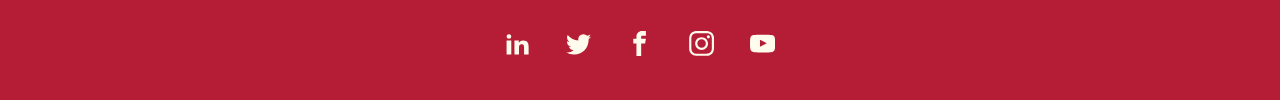
<file: javascript-formacao-basica/laco-repeticao/site-manor/index.html>
<!DOCTYPE html>
<html lang="pt-BR">

<head>
    <meta charset="UTF-8">
    <meta name="viewport" content="width=device-width, initial-scale=1">
    <title>Moonwalk Manor - Sua estadia no c&eacute;u</title>
    <link rel="stylesheet" href="https://fonts.googleapis.com/css?family=Source+Sans+Pro:400,400i,700,700i,900,900i" type="text/css" media="all">
    <link rel="stylesheet" href="style-main.css" type="text/css" media="all">

    <script src="JS/script.js" defer></script>
    <script src="JS/libs/flexibility.js"></script>
    <script>
        /*! grunt-grunticon Stylesheet Loader - v2.1.6 | https://github.com/filamentgroup/grunticon | (c) 2015 Scott Jehl, Filament Group, Inc. | MIT license. */
        !function(){function e(e,n,t){"use strict";var o=window.document.createElement("link"),r=n||window.document.getElementsByTagName("script")[0],a=window.document.styleSheets;return o.rel="stylesheet",o.href=e,o.media="only x",r.parentNode.insertBefore(o,r),o.onloadcssdefined=function(e){for(var n,t=0;t<a.length;t++)a[t].href&&a[t].href===o.href&&(n=!0);n?e():setTimeout(function(){o.onloadcssdefined(e)})},o.onloadcssdefined(function(){o.media=t||"all"}),o}function n(e,n){e.onload=function(){e.onload=null,n&&n.call(e)},"isApplicationInstalled"in navigator&&"onloadcssdefined"in e&&e.onloadcssdefined(n)}!function(t){var o=function(r,a){"use strict";if(r&&3===r.length){var i=t.navigator,c=t.document,s=t.Image,d=!(!c.createElementNS||!c.createElementNS("http://www.w3.org/2000/svg","svg").createSVGRect||!c.implementation.hasFeature("http://www.w3.org/TR/SVG11/feature#Image","1.1")||t.opera&&-1===i.userAgent.indexOf("Chrome")||-1!==i.userAgent.indexOf("Series40")),l=new s;l.onerror=function(){o.method="png",o.href=r[2],e(r[2])},l.onload=function(){var t=1===l.width&&1===l.height,i=r[t&&d?0:t?1:2];t&&d?o.method="svg":t?o.method="datapng":o.method="png",o.href=i,n(e(i),a)},l.src="[data-uri]",c.documentElement.className+=" grunticon"}};o.loadCSS=e,o.onloadCSS=n,t.grunticon=o}(this),function(e,n){"use strict";var t=n.document,o="grunticon:",r=function(e){if(t.attachEvent?"complete"===t.readyState:"loading"!==t.readyState)e();else{var n=!1;t.addEventListener("readystatechange",function(){n||(n=!0,e())},!1)}},a=function(e){return n.document.querySelector('link[href$="'+e+'"]')},i=function(e){var n,t,r,a,i,c,s={};if(n=e.sheet,!n)return s;t=n.cssRules?n.cssRules:n.rules;for(var d=0;d<t.length;d++)r=t[d].cssText,a=o+t[d].selectorText,i=r.split(");")[0].match(/US\-ASCII\,([^"']+)/),i&&i[1]&&(c=decodeURIComponent(i[1]),s[a]=c);return s},c=function(e){var n,r,a,i;a="data-grunticon-embed";for(var c in e){i=c.slice(o.length);try{n=t.querySelectorAll(i)}catch(s){continue}r=[];for(var d=0;d<n.length;d++)null!==n[d].getAttribute(a)&&r.push(n[d]);if(r.length)for(d=0;d<r.length;d++)r[d].innerHTML=e[c],r[d].style.backgroundImage="none",r[d].removeAttribute(a)}return r},s=function(n){"svg"===e.method&&r(function(){c(i(a(e.href))),"function"==typeof n&&n()})};e.embedIcons=c,e.getCSS=a,e.getIcons=i,e.ready=r,e.svgLoadedCallback=s,e.embedSVG=s}(grunticon,this)}();
        grunticon(["gfx/icons.data.svg.css", "gfx/icons.data.png.css", "gfx/icons.fallback.css"], grunticon.svgLoadedCallback);
    </script>
    <noscript><link href="gfx/icons.fallback.css" rel="stylesheet"></noscript>
</head>

<body>
    <a class="skip-link screen-reader-text" href="#content">Ir para o conte&uacute;do</a>

    <header class="masthead clear">
        <div class="site-header centered">
            <div class="site-branding">
                <h1 class="site-title"><a href="/"><span class="icon-mmlogo" data-grunticon-embed></span>Moonwalk Manor</a></h1>
            </div><!-- .site-title -->
            <nav id="multi-level-nav" class="menu multi-level-nav">
                <ul>
                    <li><a href="#">In&iacute;cio</a></li>
                    <li class="has-children">
                        <a href="#">Sua Estadia<button class="dropdown-toggle" aria-expanded="false"><span class="screen-reader-text">Expandir o menu filho</span></button></a>
                        <ul class="sub-menu">
                            <li><a href="#">Experiências</a></li>
                            <li><a href="#">Alimenta&ccedil;&atilde;o</a></li>
                            <li><a href="#">Facilidades</a></li>
                        </ul>
                    </li>
                    <li><a href="#">Sobre</a></li>
                    <li><a href="#">Contato</a></li>
                    <li><a class="reserve" href="#">Fa&ccedil;a uma reserva</a></li>
                </ul>
            </nav><!-- #multi-level-nav .multi-level-nav -->
        </div><!-- .centered -->

    </header><!-- .masthead -->

    <div id="showcase" class="promo-area">
        <div class="front-slider flexslider">
            <ul class="slides">
                <li>
                    <img src="images/mainpromo/welcome01.jpg" alt="" data-type="showcase" />
                </li>
                <li>
                    <img src="images/mainpromo/welcome02.jpg" alt="" data-type="showcase" />
                </li>
                <li>
                    <img src="images/mainpromo/welcome03.jpg" alt="" data-type="showcase" />
                </li>
                <li>
                    <img src="images/mainpromo/welcome04.jpg" alt="" data-type="showcase" />
                </li>
            </ul>
        </div><!-- .flexslider -->
        <div class="promo-content">
            <div class="promo-text">
                <h2 class="promo-title">Um Hotel na Lua?!?</h2>
                <p class="promo-lede">Isso &eacute; completamente insano! Quem teve essa ideia absurda? E toda aquela poeira?</p>
            </div><!-- .promo-text -->
        </div><!-- .promo-content -->
    </div><!-- #showcase .promo-area -->

    <main class="main-area">

        <div class="top-pitch centered">
            <h2 class="main-title">Bem vindo ao Moonwalk Manor</h2>
            <p class="teaser two-column">
                Moonwalk Manor &eacute; um novo hotel impressionante na lua. Isso mesmo, na lua. Você sempre quis ver como a &eacute; terra de longe?
                Bem, agora você pode. E pode enquanto estiver fazendo uma sess&atilde;o de yoga em baixa gravidade ou explorando os locais de
                aterrissagem das miss&otildees Apollo. Chamar sua estadia no Moonwalk Manor de experiência &uacute;nica seria o eufemismo do s&eacute;culo. 
                Sua estadia no Moonwalk Manor vai mudar sua percep&ccedil;&atilde;o da realidade e te fazer uma pessoa completamente nova.
            </p>
        </div><!-- .pitch centered -->
        <div class="cta">
            <a href="#">Reserve Agora!</a>
        </div><!-- .cta -->

        <section class="main-pitch">
            <div class="three-reasons centered">
                <figure class="reason">
                    <a href="">
                        <img src="images/mainpromo/welcome02.jpg" alt="" data-type="reason" />
                    </a>
                    <figcaption>
                        <h3 class="content-title">Um quarto com Vista</h3>
                        <p>Todos os quartos no Moonwalk Manor, seja uma su&iacute;te b &aacute;sica ou um Apartament Class&reg;, possuem vista panorâmica.</p>
                        <a class="content-button" href="#">Saiba mais<span class="screen-reader-text"> sobre as vistas.</span></a>
                    </figcaption>
                </figure><!-- .reason -->
                <figure class="reason">
                    <a href="">
                        <img src="images/mainpromo/welcome03.jpg" alt="" data-type="reason" />
                    </a>
                    <figcaption>
                        <h3 class="content-title">Descanso Luxuoso</h3>
                        <p>Sim, você est &aacute; na lua, mas isso n&atilde;o quer diz que a gravidade n&atilde;o far &aacute; efeito no seu corpo. Depois de um longo dia de agita&ccedil;&atilde;o,
                             deite em nossas luxuosas camas para recarregar as energias para o pr&oacute;ximo dia.</p>
                        <a class="content-button" href="#">Saiba Mais<span class="screen-reader-text"> sobre nossas maravilhosas camas.</span></a>
                    </figcaption>
                </figure><!-- .reason -->
                <figure class="reason">
                    <a href="">
                        <img src="images/mainpromo/welcome04.jpg" alt="" data-type="reason" />
                    </a>
                    <figcaption>
                        <h3 class="content-title">Tratamento de Primeira Classe</h3>
                        <p>Seu conforto e seguran&ccedil;a &eacute; nossa prioridade. No Moonwalk Manor nos orgulhamos do tratamento de primeira classe do momento que você chega at&eacute; o
                             momento que você coloca seu p&eacute; de volta na terra. At&eacute; mesmo durante uma chuva de meteoros.</p>
                        <a class="content-button" href="#">Saiba Mais<span class="screen-reader-text"> sobre nossos abrigos de meteoros e nosso termo de responsabilidade.</span></a>
                    </figcaption>
                </figure><!-- .reason -->
            </div><!-- .three-reasons centered -->
        </section><!-- .main-pitch -->

        <section class="pitch">
            <div class="centered">
                <h2 class="main-title">A Moonwalk Experience</h2>
                <p class="teaser two-column">
                    Você n&atilde;o est&aacute; apenas indo a um hotel. Você est&aacute; indo a um novo corpo celeste, mantido no campo gravitacional da Terra, que viaja em sua pr&oacute;pria &oacute;rbita em volta do Sol.
                     As experiências que você ir&aacute; vivenciar conosco ser&aacute; diferente de todas as outras.
                </p>
            </div><!-- .centered -->
        </section><!-- .pitch centered -->

        <section class="features centered">
            <figure class="feature">
                <a href="#">
                    <img src="images/experience/apartmentclass.jpg" alt="" data-type="feature" />
                </a>
                <figcaption>
                    <h3 class="content-title">Acomoda&ccedil;&otildees Apartment Class&reg;</h3>
                    Hospede-se na lua com o conforto da sua casa. O Apartment Class&reg; do Moonwalk Manor &eacute; um apartamento estilo Nova Iorque em tamanho real com todos os luxos que você 
                    esperaria em sua casa e muito mais.</p>
                    <a class="content-button" href="#">Saiba Mais<span class="screen-reader-text"> sobre a acomoda&ccedil;&atilde;o Apartment Class&reg;.</span></a>
                </figcaption>
            </figure><!-- .feature -->
            <figure class="feature">
                <a href="#">
                    <img src="images/experience/fivestardining.jpg" alt="" data-type="feature" />
                </a>
                <figcaption>
                    <h3 class="content-title">Refei&ccedil;&otildees 5 Estrelas</h3>
                    <p>Antes de sair da Terra, n&oacute;s convencemos os melhores chefes do mercado a vir conosco. Ser&aacute; a baixa gravidade um ingrediente numa refei&ccedil;&atilde;o chique? S&oacute;
                         tem um jeito de descobrir!</p>
                    <a class="content-button" href="#">Saiba Mais<span class="screen-reader-text"> sobre o Sorvete da Descompress&atilde;o Explosiva.</span></a>
                </figcaption>
            </figure><!-- .feature -->
            <figure class="feature">
                <a href="#">
                    <img src="images/experience/gravitygym.jpg" alt="" data-type="feature" />
                </a>
                <figcaption>
                    <h3 class="content-title">Academia Gravidade</h3>
                    <p>Nossa Academia Gravidade oferece exerc&iacute;cios que você nunca nem imaginou. Desde a nossa Pista Centr&iacute;fuga de Super Gravidade at&eacute; o nosso Studio de Yoga Gravidade Zero, 
                        o Moonwalk Manor tem uma nova experiência para oferecer para qualquer um.</p>
                    <a class="content-button" href="#">Saiba Mais<span class="screen-reader-text"> sobre a vertigem de queda livre.</span></a>
                </figcaption>
            </figure><!-- .feature -->
            <figure class="feature">
                <a href="#">
                    <img src="images/experience/spa.jpg" alt="" data-type="feature" />
                </a>
                <figcaption>
                    <h3 class="content-title">Spa da Poeira Lunar</h3>
                    <p>Regolito &eacute; o que faz a lua ser cinza. E &eacute; tamb&eacute;m o que ir&aacute; rejuvenescer sua pele, fazendo com que ela fique macia como seda ao toque. 
                        As propriedades &uacute;nicas da poeira lunar faz dela um esfoliante ideal e condicionador da pele. Visite nosso spa e descubra você mesmo.</p>
                    <a class="content-button" href="#">Saiba Mais<span class="screen-reader-text"> sobre as erup&ccedil;&otildees regol&iacute;ticas.</span></a>
                </figcaption>
            </figure><!-- .feature -->

        </section><!-- .features centered -->

        <div class="cta">
            <a href="#">Reserve Agora!</a>
        </div><!-- .cta -->

        <h2 class="main-title">Hist&oacute;rias da Lua</h2>
        <section class="stories centered">
            <!-- slider -->
            <div class="story-slider flexslider">
                <ul class="slides">
                    <li>
                        <figure class="story-wrapper">
                            <img src="images/testimonials/bluepebble.jpg" alt="" data-type="story" />
                            <figcaption class="story">
                                <h3 class="story-header">Nascer da Terra</h3>
                                <div class="author">Bob MacEnzie</div>
                                <p>Você j&aacute; ouviu hist&oacute;rias sobre os primeiros astronautas visitando a Lua e olhando para a Terra nascendo no horizonte.
                                    Ent&atilde;o você vê por si mesmo e percebe o qu&atilde;o pequenos e vulner&aacute;veis n&oacute;s todos somos.</p>
                                <a href="#" class="content-button">Veja a hist&oacute;ria completa</a>
                            </figcaption>
                        </figure>
                    </li>
                    <li>
                        <figure class="story-wrapper">
                            <img src="images/testimonials/earth.jpg" alt="" data-type="story" />
                            <figcaption class="story">
                                <h3 class="story-header">Terra vista do C&eacute;u</h3>
                                <div class="author">Judy Blench</div>
                                <p>Subindo pela atmosfera, eu vi as 3 dimens&otildees da Terra pela primeira vez. Eu era um terraplanista at&eacute; aquele momento,
                                     mas agora eu percebo que as tartarugas devem estar em uma dimens&atilde;o diferente.</p>
                                <a href="#" class="content-button">Veja a hist&oacute;ria completa</a>
                            </figcaption>
                        </figure>
                    </li>
                    <li>
                        <figure class="story-wrapper">
                            <img src="images/testimonials/footprint.jpg" alt="" data-type="story" />
                            <figcaption class="story">
                                <h3 class="story-header">Pegadas no Regolito</h3>
                                <div class="author">Maiken Endersen</div>
                                <p>Um pequeno passo paro o homem. Um milh&atilde;o de pegadas dos turistas. Eu me pergunto se algu&eacute;m ir&aacute; olhar para uma foto minha no futuro e
                                     sonhar em ser a primeira mulher em um novo planeta. </p>
                                <a href="#" class="content-button">Veja a hist&oacute;ria completa</a>
                            </figcaption>
                        </figure>
                    </li>
                    <li>
                        <figure class="story-wrapper">
                            <img src="images/testimonials/zerog.jpg" alt="" data-type="story" />
                            <figcaption class="story">
                                <h3 class="story-header">Caindo atrav&eacute;s da gravidade</h3>
                                <div class="author">Maiken Endersen</div>
                                <p>Eu pensava que eu sabia yoga e como controlar meu corpo. Nunca estive t&atilde;o errado. Eu aprendi mais sobre mim mesmo em 2 dias no Studio de Yoga Gravidade Zero do que 
                                    eu aprendi em 20 anos de pr&aacute;ticas no ch&atilde;o.</p>
                                <a href="#" class="content-button">Veja a hist&oacute;ria completa</a>
                            </figcaption>
                        </figure>
                    </li>
                </ul>
            </div><!-- .story-slider -->
        </section><!-- .stories centered -->

    </main><!-- .main-area -->

    <footer class="footer">
        <section class="footer-widgets centered">
            <div class="widget footer-menu">
                <h4 class="widget-title">Encontre o seu caminho</h4>
                <ul>
                    <li><a href="#">In&iacute;cio</a></li>
                    <li><a href="#">Acomoda&ccedil;&otildees</a></li>
                    <li><a href="#">Experiências</a></li>
                    <li><a href="#">Alimenta&ccedil;&atilde;o</a></li>
                    <li><a href="#">Sobre</a></li>
                    <li><a href="#">Contato</a></li>
                </ul>
            </div><!-- .widget -->
            <div class="widget footer-cta">
                <h4 class="widget-title">Fa&ccedil;a sua reserva</h4>
                <p>O que você est&aacute; esperando? A lua est&aacute; pronta para sua visita.</p>
                <a href="#">Reserve Agora!</a>

            </div><!-- .widget -->
            <div class="widget footer-address">
                <address>
                    <h4 class="widget-title">Moonwalk Manor</h4>
                    <p>
                        1 Moonwalk Avenue<br>
                        M00N, Tycho<br>
                        Luna
                    </p>
                </address>
            </div><!-- .widget -->
        </section><!-- .footer-widgets -->
        <nav class="social-nav" role="navigation">
            <ul>
                <li><a class="icon-linkedin" data-grunticon-embed href="https://linkedin.com"><span class="screen-reader-text">LinkedIn</span></a></li>
                <li><a class="icon-twitter" data-grunticon-embed href="https://twitter.com"><span class="screen-reader-text">Twitter</span></a></li>
                <li><a class="icon-facebook" data-grunticon-embed href="https://facebook.com"><span class="screen-reader-text">Facebook</span></a></li>
                <li><a class="icon-instagram" data-grunticon-embed href="https://instagram.com"><span class="screen-reader-text">Instagram</span></a></li>
                <li><a class="icon-youtube" data-grunticon-embed href="https://youtube.com"><span class="screen-reader-text">YouTube</span></a></li>
            </ul>
        </nav><!-- .social-nav -->
    </footer><!-- .footer -->

    <script src="JS/libs/jquery-2.1.3.min.js"></script>
    <script src="JS/libs/jquery.flexslider-min.js"></script>
    <script src="JS/menu-toggle.js"></script>
    <script src="JS/flexslider.js"></script>

</body>

</html>
</file>
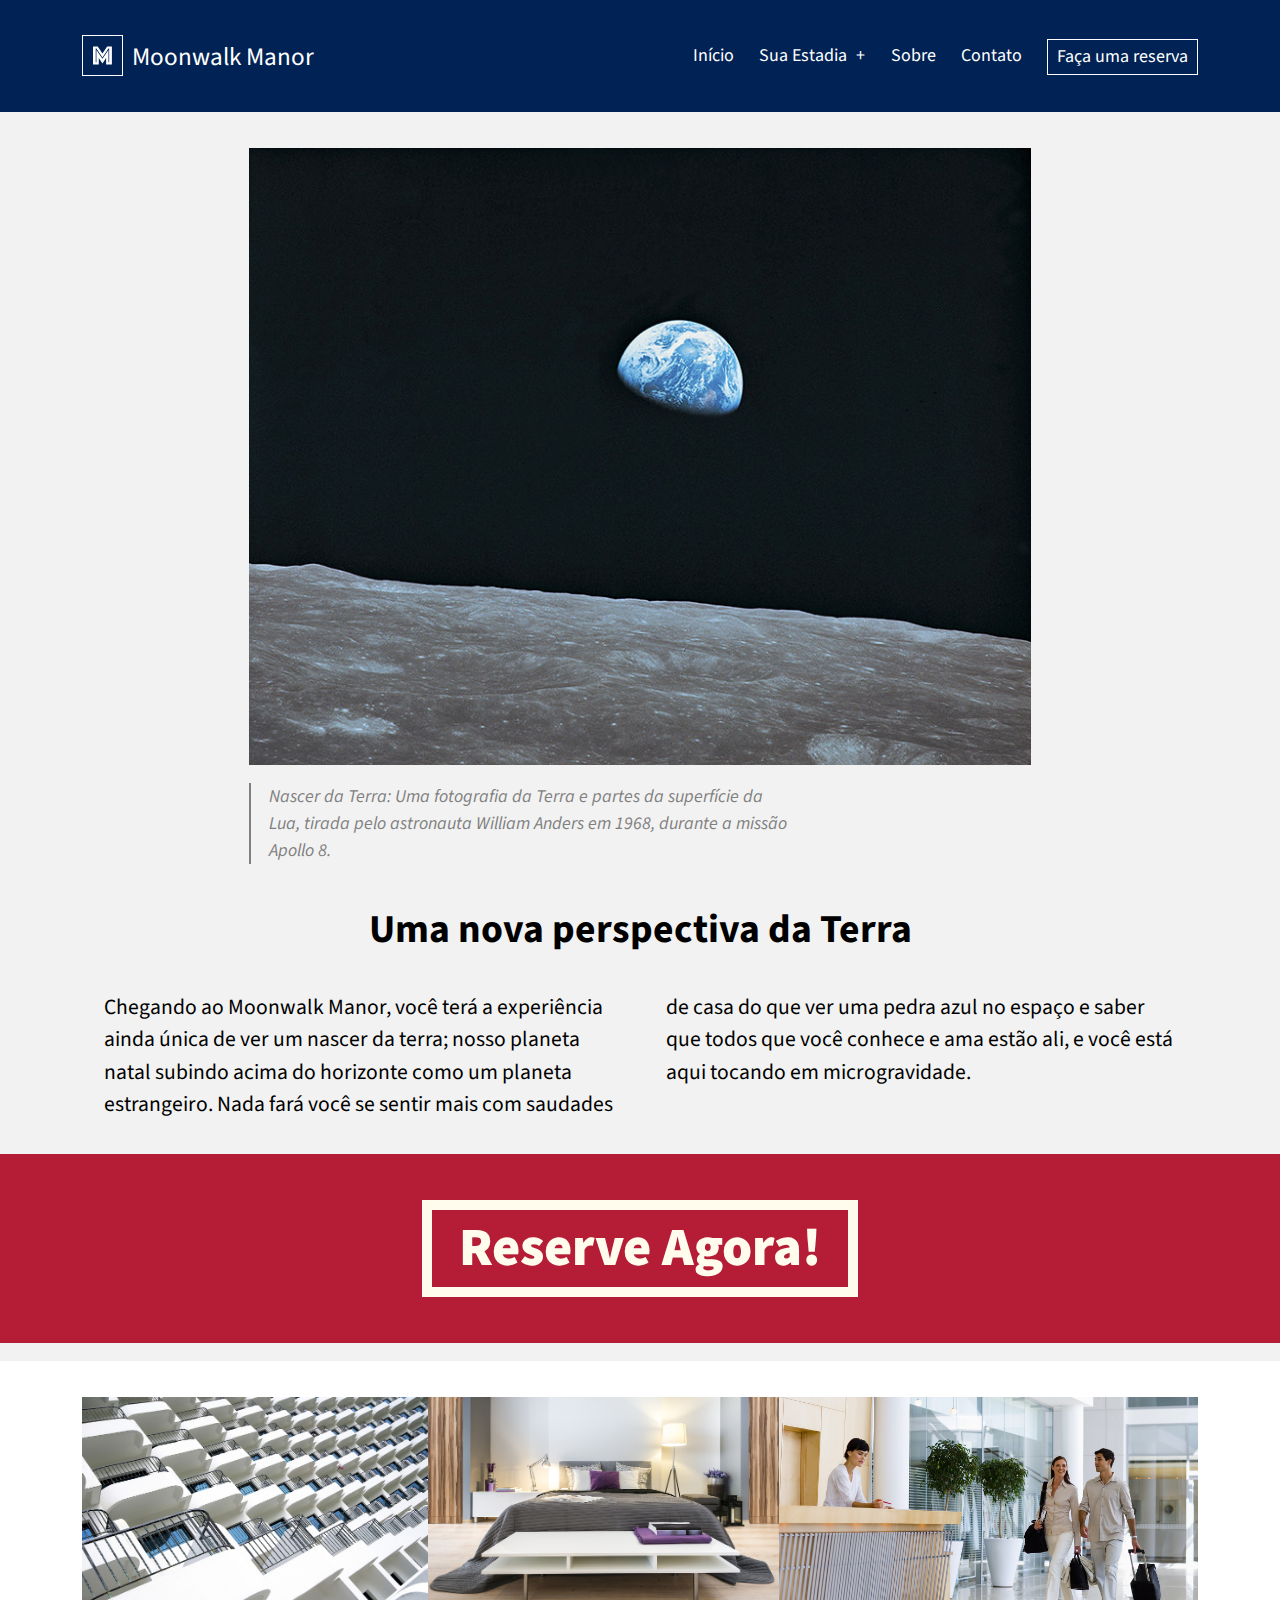
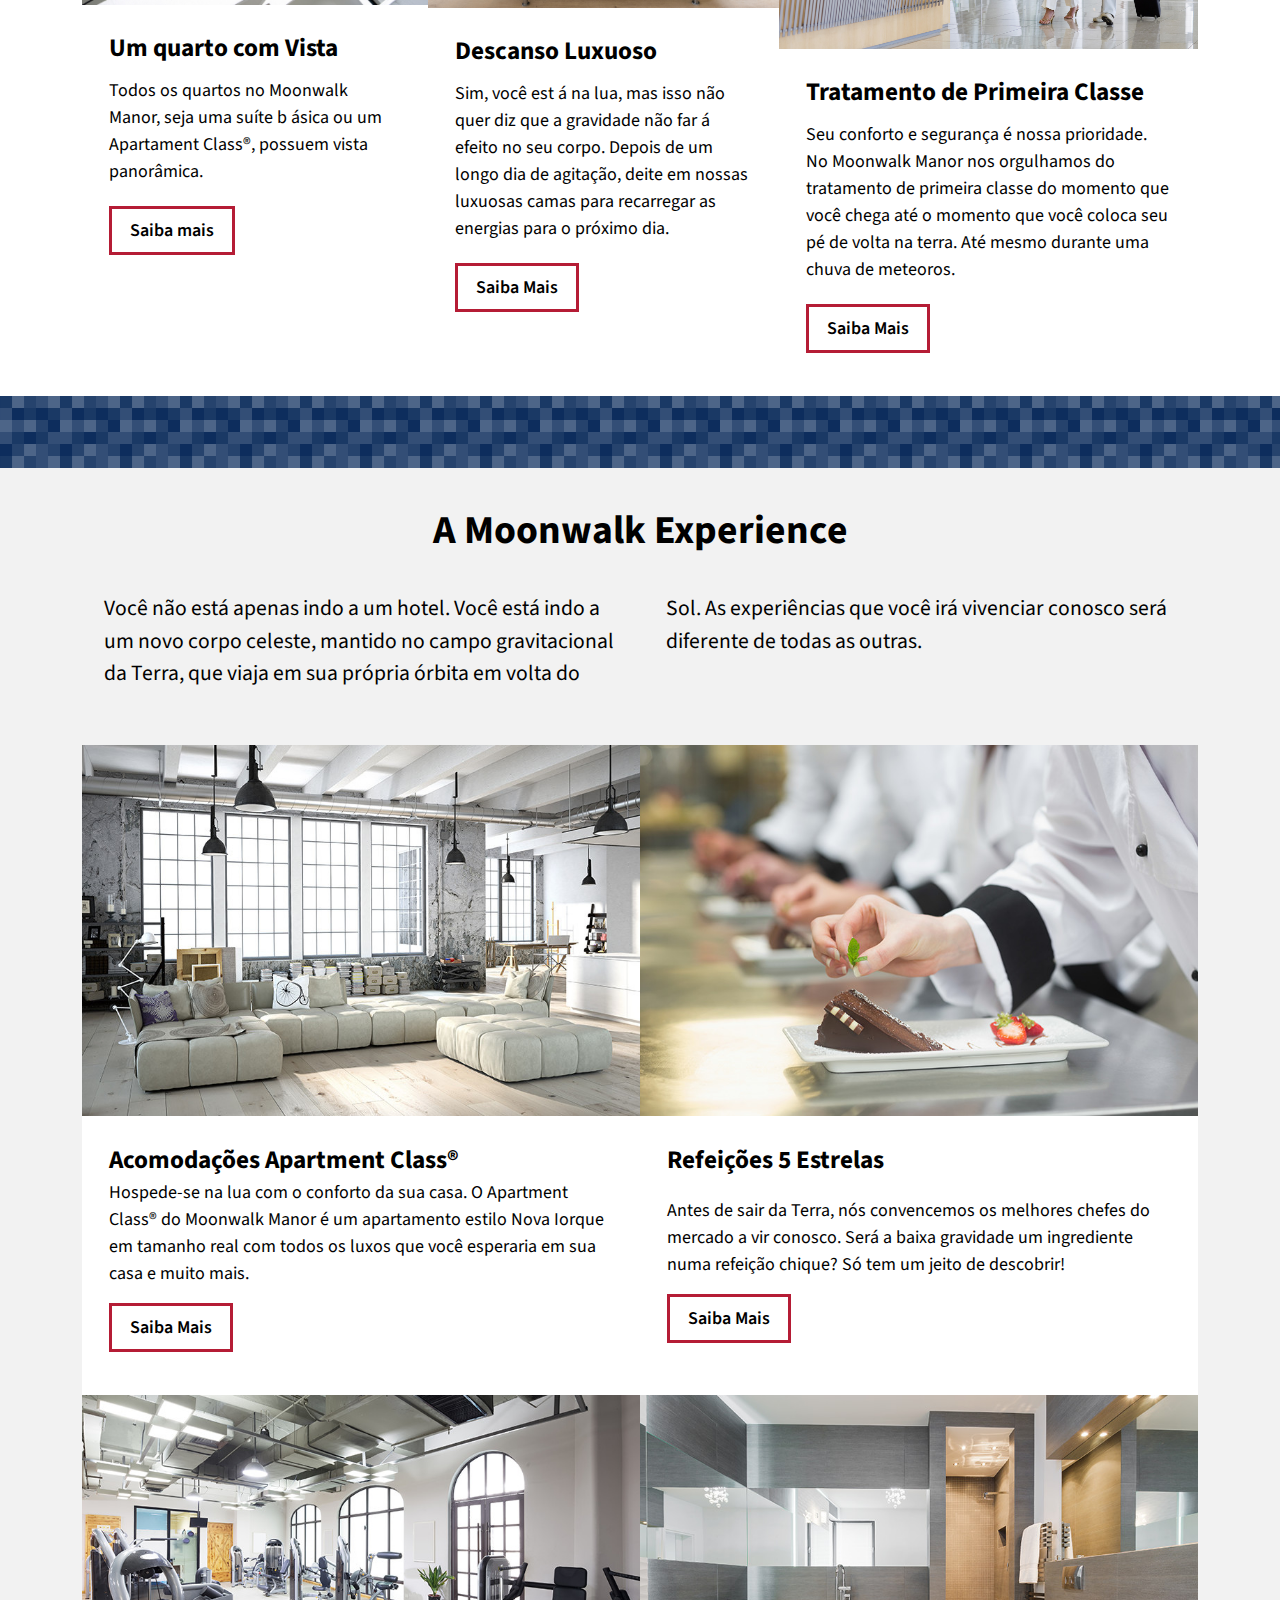
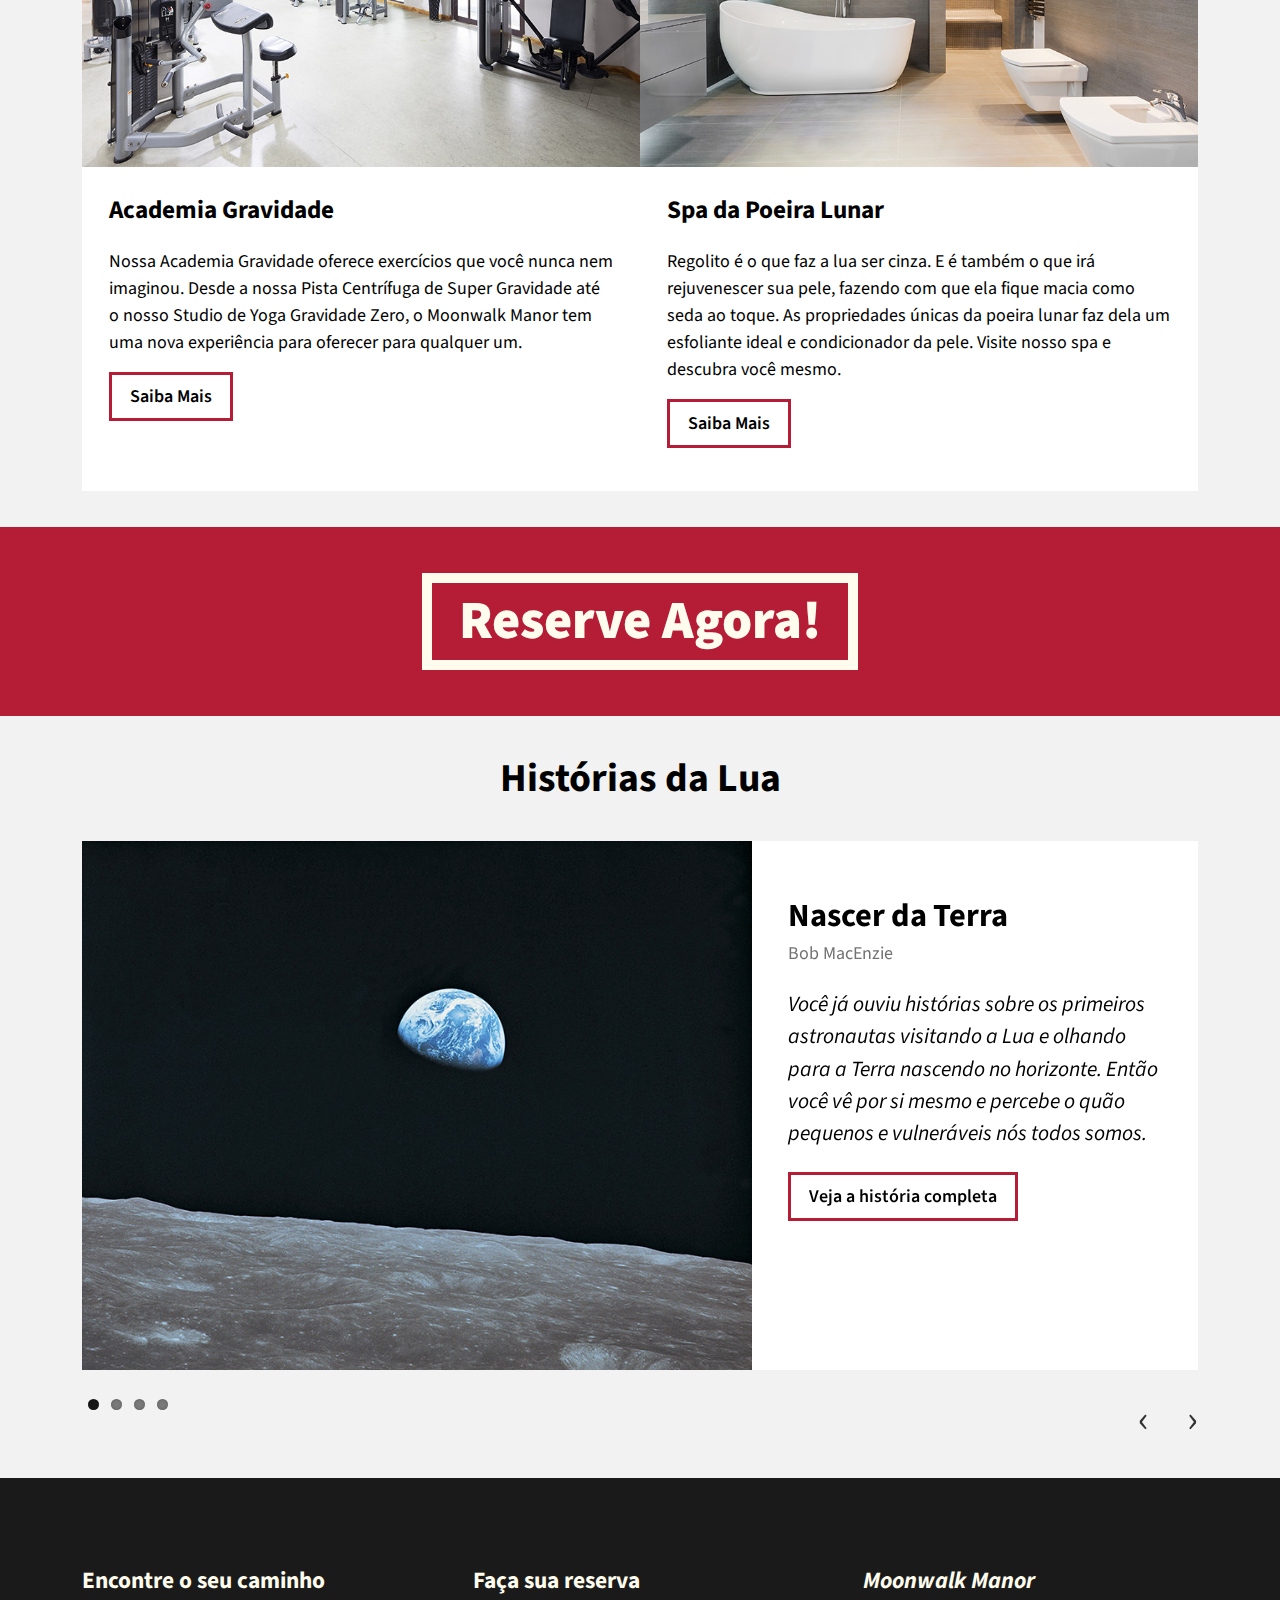
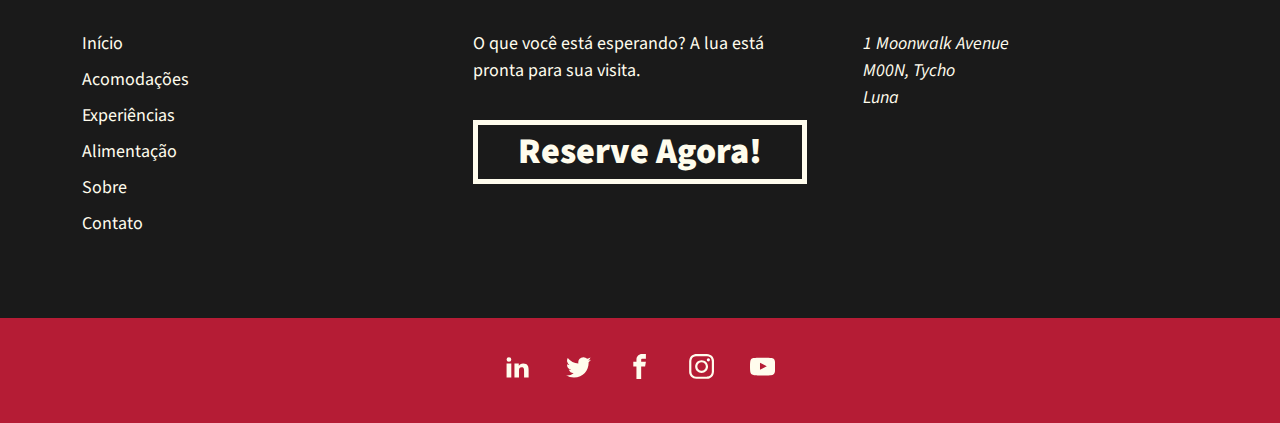
<file: javascript-formacao-basica/dom/moonwalk.html>
<!DOCTYPE html>
<html lang="pt-BR">

<head>
    <meta charset="UTF-8">
    <meta name="viewport" content="width=device-width, initial-scale=1">
    <title>Moonwalk Manor - Sua estadia no c&eacute;u</title>
    <link rel="stylesheet" href="https://fonts.googleapis.com/css?family=Source+Sans+Pro:400,400i,700,700i,900,900i"
        type="text/css" media="all">
    <link rel="stylesheet" href="style-main.css" type="text/css" media="all">

    <script src="JS/script.js" defer></script>
    <script src="JS/libs/flexibility.js"></script>
    <script>
        /*! grunt-grunticon Stylesheet Loader - v2.1.6 | https://github.com/filamentgroup/grunticon | (c) 2015 Scott Jehl, Filament Group, Inc. | MIT license. */
        !function () { function e(e, n, t) { "use strict"; var o = window.document.createElement("link"), r = n || window.document.getElementsByTagName("script")[0], a = window.document.styleSheets; return o.rel = "stylesheet", o.href = e, o.media = "only x", r.parentNode.insertBefore(o, r), o.onloadcssdefined = function (e) { for (var n, t = 0; t < a.length; t++)a[t].href && a[t].href === o.href && (n = !0); n ? e() : setTimeout(function () { o.onloadcssdefined(e) }) }, o.onloadcssdefined(function () { o.media = t || "all" }), o } function n(e, n) { e.onload = function () { e.onload = null, n && n.call(e) }, "isApplicationInstalled" in navigator && "onloadcssdefined" in e && e.onloadcssdefined(n) } !function (t) { var o = function (r, a) { "use strict"; if (r && 3 === r.length) { var i = t.navigator, c = t.document, s = t.Image, d = !(!c.createElementNS || !c.createElementNS("http://www.w3.org/2000/svg", "svg").createSVGRect || !c.implementation.hasFeature("http://www.w3.org/TR/SVG11/feature#Image", "1.1") || t.opera && -1 === i.userAgent.indexOf("Chrome") || -1 !== i.userAgent.indexOf("Series40")), l = new s; l.onerror = function () { o.method = "png", o.href = r[2], e(r[2]) }, l.onload = function () { var t = 1 === l.width && 1 === l.height, i = r[t && d ? 0 : t ? 1 : 2]; t && d ? o.method = "svg" : t ? o.method = "datapng" : o.method = "png", o.href = i, n(e(i), a) }, l.src = "[data-uri]", c.documentElement.className += " grunticon" } }; o.loadCSS = e, o.onloadCSS = n, t.grunticon = o }(this), function (e, n) { "use strict"; var t = n.document, o = "grunticon:", r = function (e) { if (t.attachEvent ? "complete" === t.readyState : "loading" !== t.readyState) e(); else { var n = !1; t.addEventListener("readystatechange", function () { n || (n = !0, e()) }, !1) } }, a = function (e) { return n.document.querySelector('link[href$="' + e + '"]') }, i = function (e) { var n, t, r, a, i, c, s = {}; if (n = e.sheet, !n) return s; t = n.cssRules ? n.cssRules : n.rules; for (var d = 0; d < t.length; d++)r = t[d].cssText, a = o + t[d].selectorText, i = r.split(");")[0].match(/US\-ASCII\,([^"']+)/), i && i[1] && (c = decodeURIComponent(i[1]), s[a] = c); return s }, c = function (e) { var n, r, a, i; a = "data-grunticon-embed"; for (var c in e) { i = c.slice(o.length); try { n = t.querySelectorAll(i) } catch (s) { continue } r = []; for (var d = 0; d < n.length; d++)null !== n[d].getAttribute(a) && r.push(n[d]); if (r.length) for (d = 0; d < r.length; d++)r[d].innerHTML = e[c], r[d].style.backgroundImage = "none", r[d].removeAttribute(a) } return r }, s = function (n) { "svg" === e.method && r(function () { c(i(a(e.href))), "function" == typeof n && n() }) }; e.embedIcons = c, e.getCSS = a, e.getIcons = i, e.ready = r, e.svgLoadedCallback = s, e.embedSVG = s }(grunticon, this) }();
        grunticon(["gfx/icons.data.svg.css", "gfx/icons.data.png.css", "gfx/icons.fallback.css"], grunticon.svgLoadedCallback);
    </script>
    <noscript>
        <link href="gfx/icons.fallback.css" rel="stylesheet"></noscript>
</head>

<body>
    <a class="skip-link screen-reader-text" href="#content">Ir para o conte&uacute;do</a>

    <header class="masthead clear">
        <div class="site-header centered">
            <div class="site-branding">
                <h1 class="site-title"><a href="/"><span class="icon-mmlogo" data-grunticon-embed></span>Moonwalk
                        Manor</a></h1>
            </div><!-- .site-title -->
            <nav id="multi-level-nav" class="menu multi-level-nav">
                <ul>
                    <li><a href="#">In&iacute;cio</a></li>
                    <li class="has-children">
                        <a href="#">Sua Estadia<button class="dropdown-toggle" aria-expanded="false"><span
                                    class="screen-reader-text">Expandir o menu filho</span></button></a>
                        <ul class="sub-menu">
                            <li><a href="#">Experiências</a></li>
                            <li><a href="#">Alimenta&ccedil;&atilde;o</a></li>
                            <li><a href="#">Facilidades</a></li>
                        </ul>
                    </li>
                    <li><a href="#">Sobre</a></li>
                    <li><a href="#">Contato</a></li>
                    <li><a class="reserve" href="#">Fa&ccedil;a uma reserva</a></li>
                </ul>
            </nav><!-- #multi-level-nav .multi-level-nav -->
        </div><!-- .centered -->

    </header><!-- .masthead -->

    <main class="main-area">

        <div class="top-pitch centered">
            <figure class="featured-image">
                <img src="images/testimonials/bluepebble.jpg"
                    alt="Nascer da Terra: Uma fotografia da Terra e partes da superfície da Lua, tirada pelo astronauta William Anders em 1968, durante a missão Apollo 8.">
            </figure>
            <h2 class="main-title">Uma nova perspectiva da Terra</h2>
            <p class="teaser two-column">
                Chegando ao Moonwalk Manor, você terá a experiência ainda única de ver um nascer da terra; nosso planeta
                natal subindo acima do horizonte como um planeta estrangeiro. Nada fará você se sentir mais com saudades
                de casa do que ver uma pedra azul no espaço e saber que todos que você conhece e ama estão ali, e você
                está aqui tocando em microgravidade.
            </p>
        </div><!-- .pitch centered -->
        <div class="cta">
            <a href="#">Reserve Agora!</a>
        </div><!-- .cta -->

        <section class="main-pitch">
            <div class="three-reasons centered">
                <figure class="reason">
                    <a href="">
                        <img src="images/mainpromo/welcome02.jpg" />
                    </a>
                    <figcaption>
                        <h3 class="content-title">Um quarto com Vista</h3>
                        <p>Todos os quartos no Moonwalk Manor, seja uma su&iacute;te b &aacute;sica ou um Apartament
                            Class&reg;, possuem vista panorâmica.</p>
                        <a class="content-button" href="#">Saiba mais<span class="screen-reader-text"> sobre as
                                vistas.</span></a>
                    </figcaption>
                </figure><!-- .reason -->
                <figure class="reason">
                    <a href="">
                        <img src="images/mainpromo/welcome03.jpg" />
                    </a>
                    <figcaption>
                        <h3 class="content-title">Descanso Luxuoso</h3>
                        <p>Sim, você est &aacute; na lua, mas isso n&atilde;o quer diz que a gravidade n&atilde;o far
                            &aacute; efeito no seu corpo. Depois de um longo dia de agita&ccedil;&atilde;o,
                            deite em nossas luxuosas camas para recarregar as energias para o pr&oacute;ximo dia.</p>
                        <a class="content-button" href="#">Saiba Mais<span class="screen-reader-text"> sobre nossas
                                maravilhosas camas.</span></a>
                    </figcaption>
                </figure><!-- .reason -->
                <figure class="reason">
                    <a href="">
                        <img src="images/mainpromo/welcome04.jpg" />
                    </a>
                    <figcaption>
                        <h3 class="content-title">Tratamento de Primeira Classe</h3>
                        <p>Seu conforto e seguran&ccedil;a &eacute; nossa prioridade. No Moonwalk Manor nos orgulhamos
                            do tratamento de primeira classe do momento que você chega at&eacute; o
                            momento que você coloca seu p&eacute; de volta na terra. At&eacute; mesmo durante uma chuva
                            de meteoros.</p>
                        <a class="content-button" href="#">Saiba Mais<span class="screen-reader-text"> sobre nossos
                                abrigos de meteoros e nosso termo de responsabilidade.</span></a>
                    </figcaption>
                </figure><!-- .reason -->
            </div><!-- .three-reasons centered -->
        </section><!-- .main-pitch -->

        <section class="pitch">
            <div class="centered">
                <h2 class="main-title">A Moonwalk Experience</h2>
                <p class="teaser two-column">
                    Você n&atilde;o est&aacute; apenas indo a um hotel. Você est&aacute; indo a um novo corpo celeste,
                    mantido no campo gravitacional da Terra, que viaja em sua pr&oacute;pria &oacute;rbita em volta do
                    Sol.
                    As experiências que você ir&aacute; vivenciar conosco ser&aacute; diferente de todas as outras.
                </p>
            </div><!-- .centered -->
        </section><!-- .pitch centered -->

        <section class="features centered">
            <figure class="feature">
                <a href="#">
                    <img src="images/experience/apartmentclass.jpg" alt="" />
                </a>
                <figcaption>
                    <h3 class="content-title">Acomoda&ccedil;&otildees Apartment Class&reg;</h3>
                    Hospede-se na lua com o conforto da sua casa. O Apartment Class&reg; do Moonwalk Manor &eacute; um
                    apartamento estilo Nova Iorque em tamanho real com todos os luxos que você
                    esperaria em sua casa e muito mais.</p>
                    <a class="content-button" href="#">Saiba Mais<span class="screen-reader-text"> sobre a
                            acomoda&ccedil;&atilde;o Apartment Class&reg;.</span></a>
                </figcaption>
            </figure><!-- .feature -->
            <figure class="feature">
                <a href="#">
                    <img src="images/experience/fivestardining.jpg" alt="" />
                </a>
                <figcaption>
                    <h3 class="content-title">Refei&ccedil;&otildees 5 Estrelas</h3>
                    <p>Antes de sair da Terra, n&oacute;s convencemos os melhores chefes do mercado a vir conosco.
                        Ser&aacute; a baixa gravidade um ingrediente numa refei&ccedil;&atilde;o chique? S&oacute;
                        tem um jeito de descobrir!</p>
                    <a class="content-button" href="#">Saiba Mais<span class="screen-reader-text"> sobre o Sorvete da
                            Descompress&atilde;o Explosiva.</span></a>
                </figcaption>
            </figure><!-- .feature -->
            <figure class="feature">
                <a href="#">
                    <img src="images/experience/gravitygym.jpg" alt="" />
                </a>
                <figcaption>
                    <h3 class="content-title">Academia Gravidade</h3>
                    <p>Nossa Academia Gravidade oferece exerc&iacute;cios que você nunca nem imaginou. Desde a nossa
                        Pista Centr&iacute;fuga de Super Gravidade at&eacute; o nosso Studio de Yoga Gravidade Zero,
                        o Moonwalk Manor tem uma nova experiência para oferecer para qualquer um.</p>
                    <a class="content-button" href="#">Saiba Mais<span class="screen-reader-text"> sobre a vertigem de
                            queda livre.</span></a>
                </figcaption>
            </figure><!-- .feature -->
            <figure class="feature">
                <a href="#">
                    <img src="images/experience/spa.jpg" alt="" />
                </a>
                <figcaption>
                    <h3 class="content-title">Spa da Poeira Lunar</h3>
                    <p>Regolito &eacute; o que faz a lua ser cinza. E &eacute; tamb&eacute;m o que ir&aacute;
                        rejuvenescer sua pele, fazendo com que ela fique macia como seda ao toque.
                        As propriedades &uacute;nicas da poeira lunar faz dela um esfoliante ideal e condicionador da
                        pele. Visite nosso spa e descubra você mesmo.</p>
                    <a class="content-button" href="#">Saiba Mais<span class="screen-reader-text"> sobre as
                            erup&ccedil;&otildees regol&iacute;ticas.</span></a>
                </figcaption>
            </figure><!-- .feature -->

        </section><!-- .features centered -->

        <div class="cta">
            <a href="#">Reserve Agora!</a>
        </div><!-- .cta -->

        <h2 class="main-title">Hist&oacute;rias da Lua</h2>
        <section class="stories centered">
            <!-- slider -->
            <div class="story-slider flexslider">
                <ul class="slides">
                    <li>
                        <figure class="story-wrapper">
                            <img src="images/testimonials/bluepebble.jpg" alt="" data-type="story" />
                            <figcaption class="story">
                                <h3 class="story-header">Nascer da Terra</h3>
                                <div class="author">Bob MacEnzie</div>
                                <p>Você j&aacute; ouviu hist&oacute;rias sobre os primeiros astronautas visitando a Lua
                                    e olhando para a Terra nascendo no horizonte.
                                    Ent&atilde;o você vê por si mesmo e percebe o qu&atilde;o pequenos e
                                    vulner&aacute;veis n&oacute;s todos somos.</p>
                                <a href="#" class="content-button">Veja a hist&oacute;ria completa</a>
                            </figcaption>
                        </figure>
                    </li>
                    <li>
                        <figure class="story-wrapper">
                            <img src="images/testimonials/earth.jpg" alt="" data-type="story" />
                            <figcaption class="story">
                                <h3 class="story-header">Terra vista do C&eacute;u</h3>
                                <div class="author">Judy Blench</div>
                                <p>Subindo pela atmosfera, eu vi as 3 dimens&otildees da Terra pela primeira vez. Eu era
                                    um terraplanista at&eacute; aquele momento,
                                    mas agora eu percebo que as tartarugas devem estar em uma dimens&atilde;o diferente.
                                </p>
                                <a href="#" class="content-button">Veja a hist&oacute;ria completa</a>
                            </figcaption>
                        </figure>
                    </li>
                    <li>
                        <figure class="story-wrapper">
                            <img src="images/testimonials/footprint.jpg" alt="" data-type="story" />
                            <figcaption class="story">
                                <h3 class="story-header">Pegadas no Regolito</h3>
                                <div class="author">Maiken Endersen</div>
                                <p>Um pequeno passo paro o homem. Um milh&atilde;o de pegadas dos turistas. Eu me
                                    pergunto se algu&eacute;m ir&aacute; olhar para uma foto minha no futuro e
                                    sonhar em ser a primeira mulher em um novo planeta. </p>
                                <a href="#" class="content-button">Veja a hist&oacute;ria completa</a>
                            </figcaption>
                        </figure>
                    </li>
                    <li>
                        <figure class="story-wrapper">
                            <img src="images/testimonials/zerog.jpg" alt="" data-type="story" />
                            <figcaption class="story">
                                <h3 class="story-header">Caindo atrav&eacute;s da gravidade</h3>
                                <div class="author">Maiken Endersen</div>
                                <p>Eu pensava que eu sabia yoga e como controlar meu corpo. Nunca estive t&atilde;o
                                    errado. Eu aprendi mais sobre mim mesmo em 2 dias no Studio de Yoga Gravidade Zero
                                    do que
                                    eu aprendi em 20 anos de pr&aacute;ticas no ch&atilde;o.</p>
                                <a href="#" class="content-button">Veja a hist&oacute;ria completa</a>
                            </figcaption>
                        </figure>
                    </li>
                </ul>
            </div><!-- .story-slider -->
        </section><!-- .stories centered -->

    </main><!-- .main-area -->

    <footer class="footer">
        <section class="footer-widgets centered">
            <div class="widget footer-menu">
                <h4 class="widget-title">Encontre o seu caminho</h4>
                <ul>
                    <li><a href="#">In&iacute;cio</a></li>
                    <li><a href="#">Acomoda&ccedil;&otildees</a></li>
                    <li><a href="#">Experiências</a></li>
                    <li><a href="#">Alimenta&ccedil;&atilde;o</a></li>
                    <li><a href="#">Sobre</a></li>
                    <li><a href="#">Contato</a></li>
                </ul>
            </div><!-- .widget -->
            <div class="widget footer-cta">
                <h4 class="widget-title">Fa&ccedil;a sua reserva</h4>
                <p>O que você est&aacute; esperando? A lua est&aacute; pronta para sua visita.</p>
                <a href="#">Reserve Agora!</a>

            </div><!-- .widget -->
            <div class="widget footer-address">
                <address>
                    <h4 class="widget-title">Moonwalk Manor</h4>
                    <p>
                        1 Moonwalk Avenue<br>
                        M00N, Tycho<br>
                        Luna
                    </p>
                </address>
            </div><!-- .widget -->
        </section><!-- .footer-widgets -->
        <nav class="social-nav" role="navigation">
            <ul>
                <li><a class="icon-linkedin" data-grunticon-embed href="https://linkedin.com"><span
                            class="screen-reader-text">LinkedIn</span></a></li>
                <li><a class="icon-twitter" data-grunticon-embed href="https://twitter.com"><span
                            class="screen-reader-text">Twitter</span></a></li>
                <li><a class="icon-facebook" data-grunticon-embed href="https://facebook.com"><span
                            class="screen-reader-text">Facebook</span></a></li>
                <li><a class="icon-instagram" data-grunticon-embed href="https://instagram.com"><span
                            class="screen-reader-text">Instagram</span></a></li>
                <li><a class="icon-youtube" data-grunticon-embed href="https://youtube.com"><span
                            class="screen-reader-text">YouTube</span></a></li>
            </ul>
        </nav><!-- .social-nav -->
    </footer><!-- .footer -->

    <script src="JS/libs/jquery-2.1.3.min.js"></script>
    <script src="JS/libs/jquery.flexslider-min.js"></script>
    <script src="JS/menu-toggle.js"></script>
    <script src="JS/flexslider.js"></script>
    <script src="JS/script2.js"></script>

</body>

</html>
</file>
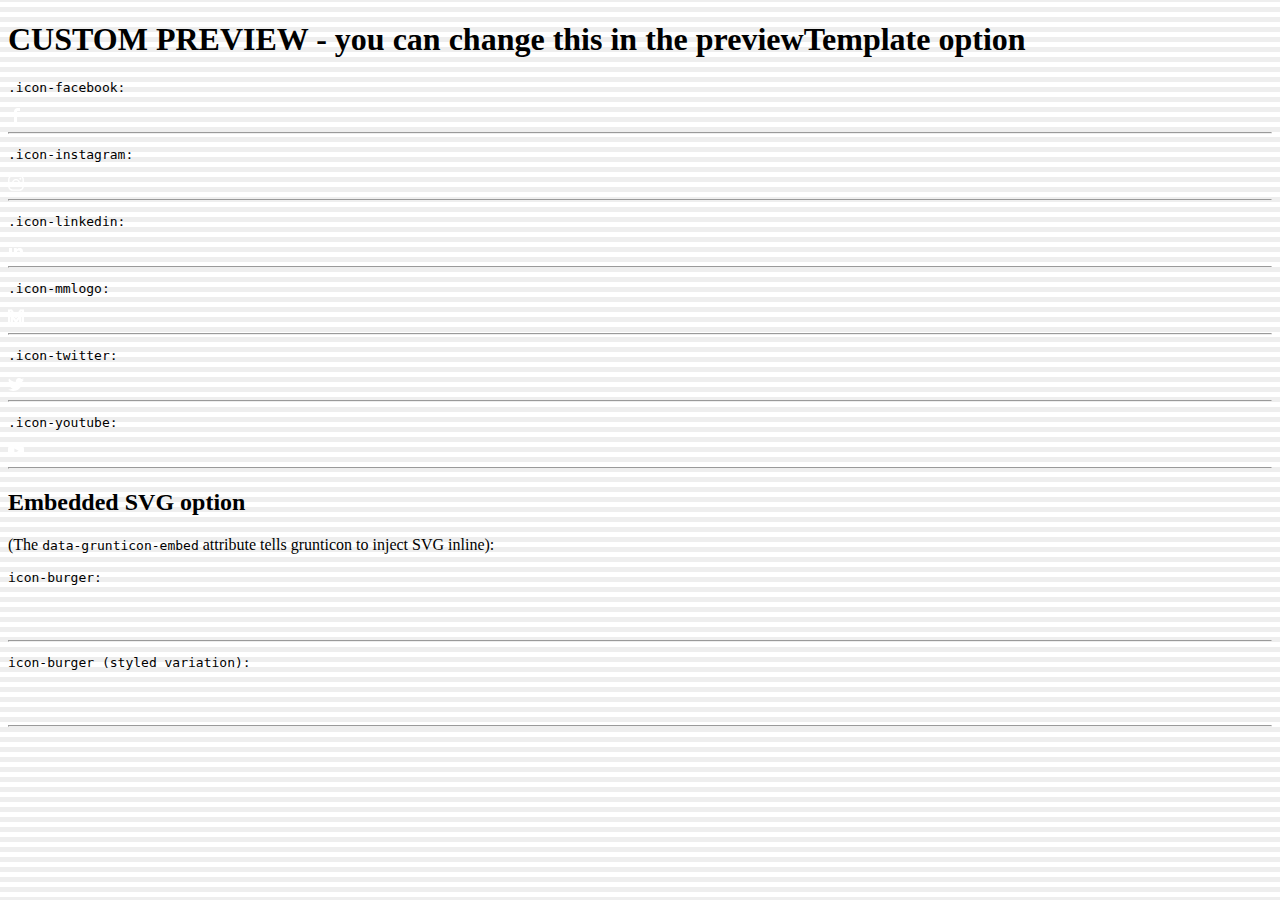
<file: javascript-formacao-basica/dom-eventos/gfx/preview.html>
<!doctype HTML>
<html>
	<head>
		<title>Icons Preview!</title>
		<meta charset="utf-8">
		<style>
			body {
				background-image: linear-gradient(#eee 25%, transparent 25%, transparent), linear-gradient(#eee 25%, transparent 25%, transparent), linear-gradient(transparent 75%, #eee 75%), linear-gradient(transparent 75%, #eee 75%);
				width: auto;
				background-size: 10px 10px;
			}
		</style>
		<script>
			/*! grunt-grunticon Stylesheet Loader - v2.1.6 | https://github.com/filamentgroup/grunticon | (c) 2015 Scott Jehl, Filament Group, Inc. | MIT license. */

!function(){function e(e,n,t){"use strict";var o=window.document.createElement("link"),r=n||window.document.getElementsByTagName("script")[0],a=window.document.styleSheets;return o.rel="stylesheet",o.href=e,o.media="only x",r.parentNode.insertBefore(o,r),o.onloadcssdefined=function(e){for(var n,t=0;t<a.length;t++)a[t].href&&a[t].href===o.href&&(n=!0);n?e():setTimeout(function(){o.onloadcssdefined(e)})},o.onloadcssdefined(function(){o.media=t||"all"}),o}function n(e,n){e.onload=function(){e.onload=null,n&&n.call(e)},"isApplicationInstalled"in navigator&&"onloadcssdefined"in e&&e.onloadcssdefined(n)}!function(t){var o=function(r,a){"use strict";if(r&&3===r.length){var i=t.navigator,c=t.document,s=t.Image,d=!(!c.createElementNS||!c.createElementNS("http://www.w3.org/2000/svg","svg").createSVGRect||!c.implementation.hasFeature("http://www.w3.org/TR/SVG11/feature#Image","1.1")||t.opera&&i.userAgent.indexOf("Chrome")===-1||i.userAgent.indexOf("Series40")!==-1),l=new s;l.onerror=function(){o.method="png",o.href=r[2],e(r[2])},l.onload=function(){var t=1===l.width&&1===l.height,i=r[t&&d?0:t?1:2];t&&d?o.method="svg":t?o.method="datapng":o.method="png",o.href=i,n(e(i),a)},l.src="[data-uri]",c.documentElement.className+=" grunticon"}};o.loadCSS=e,o.onloadCSS=n,t.grunticon=o}(this),function(e,n){"use strict";var t=n.document,o="grunticon:",r=function(e){if(t.attachEvent?"complete"===t.readyState:"loading"!==t.readyState)e();else{var n=!1;t.addEventListener("readystatechange",function(){n||(n=!0,e())},!1)}},a=function(e){return n.document.querySelector('link[href$="'+e+'"]')},i=function(e){var n,t,r,a,i,c,s={};if(n=e.sheet,!n)return s;t=n.cssRules?n.cssRules:n.rules;for(var d=0;d<t.length;d++)r=t[d].cssText,a=o+t[d].selectorText,i=r.split(");")[0].match(/US\-ASCII\,([^"']+)/),i&&i[1]&&(c=decodeURIComponent(i[1]),s[a]=c);return s},c=function(e){var n,r,a,i;a="data-grunticon-embed";for(var c in e){i=c.slice(o.length);try{n=t.querySelectorAll(i)}catch(e){continue}r=[];for(var s=0;s<n.length;s++)null!==n[s].getAttribute(a)&&r.push(n[s]);if(r.length)for(s=0;s<r.length;s++)r[s].innerHTML=e[c],r[s].style.backgroundImage="none",r[s].removeAttribute(a)}return r},s=function(n){"svg"===e.method&&r(function(){c(i(a(e.href))),"function"==typeof n&&n()})};e.embedIcons=c,e.getCSS=a,e.getIcons=i,e.ready=r,e.svgLoadedCallback=s,e.embedSVG=s}(grunticon,this)}();
			
			grunticon(["icons.data.svg.css", "icons.data.png.css", "icons.fallback.css"], grunticon.svgLoadedCallback);
		</script>
		<noscript><link href="icons.fallback.css" rel="stylesheet"></noscript>
	</head>
	<body>

		<h1>CUSTOM PREVIEW - you can change this in the previewTemplate option</h1>
			<pre><code>.icon-facebook:</code></pre><div class="icon-facebook" style="width: 16px; height: 16px;" ></div><hr/>
			<pre><code>.icon-instagram:</code></pre><div class="icon-instagram" style="width: 16px; height: 16px;" ></div><hr/>
			<pre><code>.icon-linkedin:</code></pre><div class="icon-linkedin" style="width: 16px; height: 16px;" ></div><hr/>
			<pre><code>.icon-mmlogo:</code></pre><div class="icon-mmlogo" style="width: 16px; height: 16px;" ></div><hr/>
			<pre><code>.icon-twitter:</code></pre><div class="icon-twitter" style="width: 16px; height: 16px;" ></div><hr/>
			<pre><code>.icon-youtube:</code></pre><div class="icon-youtube" style="width: 16px; height: 16px;" ></div><hr/>

		<h2 id="embedded-svg-option">Embedded SVG option</h2>
		<p>(The <code>data-grunticon-embed</code> attribute tells grunticon to inject SVG inline):</p>

		<pre><code>icon-burger:</code></pre><div class="icon-burger" data-grunticon-embed style="width: px; height: px;" ></div><hr/>

		<style>
			.icon-burger {
				width: 32px;
				height: 30px;
				display: inline-block;
			}
			  .icon-burger.alt .cheese {
		                fill: red;
		            }
				 .icon-burger.alt .buns {
		                fill: orange;
		            }
				  .icon-burger.alt .burger {
		                fill: yellow;
		            }
		 		 .icon-burger.alt .lettuce {
		                fill: green;
		            }

		</style>

		<pre><code>icon-burger (styled variation):</code></pre><div class="icon-burger alt" data-grunticon-embed></div><hr/>



</body>
</html>
</file>
<file: javascript-formacao-basica/dom-eventos/gfx/icons.fallback.css>
.icon-facebook { background-image: url('png/facebook.png'); background-repeat: no-repeat; }

.icon-instagram { background-image: url('png/instagram.png'); background-repeat: no-repeat; }

.icon-linkedin { background-image: url('png/linkedin.png'); background-repeat: no-repeat; }

.icon-mmlogo { background-image: url('png/mmlogo.png'); background-repeat: no-repeat; }

.icon-twitter { background-image: url('png/twitter.png'); background-repeat: no-repeat; }

.icon-youtube { background-image: url('png/youtube.png'); background-repeat: no-repeat; }
</file>
<file: javascript-formacao-basica/dom/gfx/icons.fallback.css>
.icon-facebook { background-image: url('png/facebook.png'); background-repeat: no-repeat; }

.icon-instagram { background-image: url('png/instagram.png'); background-repeat: no-repeat; }

.icon-linkedin { background-image: url('png/linkedin.png'); background-repeat: no-repeat; }

.icon-mmlogo { background-image: url('png/mmlogo.png'); background-repeat: no-repeat; }

.icon-twitter { background-image: url('png/twitter.png'); background-repeat: no-repeat; }

.icon-youtube { background-image: url('png/youtube.png'); background-repeat: no-repeat; }
</file>
<file: javascript-formacao-basica/images-responsive/gfx/icons.fallback.css>
.icon-facebook { background-image: url('png/facebook.png'); background-repeat: no-repeat; }

.icon-instagram { background-image: url('png/instagram.png'); background-repeat: no-repeat; }

.icon-linkedin { background-image: url('png/linkedin.png'); background-repeat: no-repeat; }

.icon-mmlogo { background-image: url('png/mmlogo.png'); background-repeat: no-repeat; }

.icon-twitter { background-image: url('png/twitter.png'); background-repeat: no-repeat; }

.icon-youtube { background-image: url('png/youtube.png'); background-repeat: no-repeat; }
</file>
<file: javascript-formacao-basica/relogio-analogico/styles.css>
/* Layout */
.main {
    display: flex;
    padding: 2em;
    height: 90vh;
    justify-content: center;
    align-items: center;
}

.clockbox, #clock {
    width: 100%;
}

/* Clock styles */
.circle {
    fill: none;
    stroke: #000;
    stroke-width: 9;
    stroke-miterlimit: 10;
}

.mid-circle {
    fill: #000;
}
.hour-marks {
    fill: none;
    stroke: #000;
    stroke-width: 9;
    stroke-miterlimit: 10;
}

.hour-arm {
    fill: none;
    stroke: #000;
    stroke-width: 17;
    stroke-miterlimit: 10;
}

.minute-arm {
    fill: none;
    stroke: #000;
    stroke-width: 11;
    stroke-miterlimit: 10;
}

.second-arm {
    fill: none;
    stroke: #000;
    stroke-width: 4;
    stroke-miterlimit: 10;
}

/* Transparent box ensuring arms center properly. */
.sizing-box {
    fill: none;
}

/* Make all arms rotate around the same center point. */
/* Optional: Use transition for animation. */
#hour, #minute, #second {
    transform-origin: 300px 300px;
    transition: transform .5s ease-in-out;
}
</file>
<file: javascript-formacao-basica/teste-velocidade-digitacao/style.css>
/*--------------------------------------------------------------
Tipografia
--------------------------------------------------------------*/

body,
button,
input,
select,
textarea {
	font-family: 'Source Sans Pro', 'Helvetica', Arial, sans-serif;
	font-size: 18px;
	line-height: 1.5;
}

h1,
h2,
h3,
h4,
h5,
h6 {
	clear: both;
}

p {
	margin-bottom: 1.5em;
}

b,
strong {
	font-weight: bold;
}

dfn,
cite,
em,
i {
	font-style: italic;
}

blockquote {
	margin: 0 1.5em;
}

address {
	margin: 0 0 1.5em;
}

pre {
	background: #eee;
	font-family: "Courier 10 Pitch", Courier, monospace;
	font-size: 15px;
	font-size: 1.5rem;
	line-height: 1.6;
	margin-bottom: 1.6em;
	max-width: 100%;
	overflow: auto;
	padding: 1.6em;
}

code,
kbd,
tt,
var {
	font: 15px Monaco, Consolas, "Andale Mono", "DejaVu Sans Mono", monospace;
}

abbr,
acronym {
	border-bottom: 1px dotted #666;
	cursor: help;
}

mark,
ins {
	background: #fff9c0;
	text-decoration: none;
}

sup,
sub {
	font-size: 75%;
	height: 0;
	line-height: 0;
	position: relative;
	vertical-align: baseline;
}

sup {
	bottom: 1ex;
}

sub {
	top: .5ex;
}

small {
	font-size: 75%;
}

big {
	font-size: 125%;
}

/*--------------------------------------------------------------
Layout
--------------------------------------------------------------*/
body {
    margin: 0;
    padding: 0;
}

.masthead {
    padding: 1em 2em;
    background-color: #0D1B2E;
    color: white;
}

.masthead h1 {
    text-align: center;
}

.intro {
    padding: 2em 2em;
    color: #ffffff;
    background: #429890;
}


.intro p,
.test-area {
    margin: 0 auto;
    max-width: 550px;
}

.test-area {
    margin-bottom: 4em;
    padding: 0 2em;
}

.test-wrapper {
    border: 10px solid grey;
    border-radius: 10px;
}

#origin-text {
    margin: 1em 0;
    padding: 1em 1em 0;
    background-color: #ededed;
}

#origin-text p {
    margin: 0;
    padding-bottom: 1em;
}

.test-wrapper {
    height: 200%;
    display: flex;
}

.test-wrapper textarea {
    flex: 1;
}

.meta {
    margin-top: 1em;
    display: flex;
    justify-content: space-between;
    flex-wrap: wrap;
}

.timer {
    font-size: 3em;
    font-weight: bold;
}

#reset {
    padding: .5em 1em;
    font-size: 1.2em;
    font-weight: bold;
    color: #E95D0F;
    background: white ;
    border: 10px solid #E95D0F;
}

#reset:hover {
    color: white;
    background-color: #E95D0F;
}
</file>
<file: javascript-formacao-basica/troubleshooting-validacao-minificacao/style.css>
/*--------------------------------------------------------------
Typography
--------------------------------------------------------------*/

body,
button,
input,
select,
textarea {
	font-family: 'Source Sans Pro', 'Helvetica', Arial, sans-serif;
	font-size: 18px;
	line-height: 1.5;
}

h1,
h2,
h3,
h4,
h5,
h6 {
	clear: both;
}

p {
	margin-bottom: 1.5em;
}

b,
strong {
	font-weight: bold;
}

dfn,
cite,
em,
i {
	font-style: italic;
}

blockquote {
	margin: 0 1.5em;
}

address {
	margin: 0 0 1.5em;
}

pre {
	background: #eee;
	font-family: "Courier 10 Pitch", Courier, monospace;
	font-size: 15px;
	font-size: 1.5rem;
	line-height: 1.6;
	margin-bottom: 1.6em;
	max-width: 100%;
	overflow: auto;
	padding: 1.6em;
}

code,
kbd,
tt,
var {
	font: 15px Monaco, Consolas, "Andale Mono", "DejaVu Sans Mono", monospace;
}

abbr,
acronym {
	border-bottom: 1px dotted #666;
	cursor: help;
}

mark,
ins {
	background: #fff9c0;
	text-decoration: none;
}

sup,
sub {
	font-size: 75%;
	height: 0;
	line-height: 0;
	position: relative;
	vertical-align: baseline;
}

sup {
	bottom: 1ex;
}

sub {
	top: .5ex;
}

small {
	font-size: 75%;
}

big {
	font-size: 125%;
}

/*--------------------------------------------------------------
Layout
--------------------------------------------------------------*/
body {
    margin: 0;
    padding: 0;
}

.masthead {
    padding: 1em 2em;
    background-color: #0D1B2E;
    color: white;
}

.masthead h1 {
    text-align: center;
}

.intro {
    padding: 2em 2em;
    color: #ffffff;
    background: #429890;
}


.intro p,
.test-area {
    margin: 0 auto;
    max-width: 550px;
}

.test-area {
    margin-bottom: 4em;
    padding: 0 2em;
}

.test-wrapper {
    border: 10px solid grey;
    border-radius: 10px;
}

#origin-text {
    margin: 1em 0;
    padding: 1em 1em 0;
    background-color: #ededed;
}

#origin-text p {
    margin: 0;
    padding-bottom: 1em;
}

.test-wrapper {
    display: flex;
}

.test-wrapper textarea {
    flex: 1;
}

.meta {
    margin-top: 1em;
    display: flex;
    justify-content: space-between;
    flex-wrap: wrap;
}

.timer {
    font-size: 3em;
    font-weight: bold;
}

#reset {
    padding: .5em 1em;
    font-size: 1.2em;
    font-weight: bold;
    color: #E95D0F;
    background: white ;
    border: 10px solid #E95D0F;
}

#reset:hover {
    color: white;
    background-color: #E95D0F;
}
</file>
<file: javascript-formacao-basica/laco-repeticao/site-manor/gfx/icons.fallback.css>
.icon-facebook { background-image: url('png/facebook.png'); background-repeat: no-repeat; }

.icon-instagram { background-image: url('png/instagram.png'); background-repeat: no-repeat; }

.icon-linkedin { background-image: url('png/linkedin.png'); background-repeat: no-repeat; }

.icon-mmlogo { background-image: url('png/mmlogo.png'); background-repeat: no-repeat; }

.icon-twitter { background-image: url('png/twitter.png'); background-repeat: no-repeat; }

.icon-youtube { background-image: url('png/youtube.png'); background-repeat: no-repeat; }
</file>
<file: javascript-formacao-basica/dom-eventos/style-main.css>
/*--------------------------------------------------------------
CSS Reset
--------------------------------------------------------------*/
html {
	font-family: sans-serif;
	-webkit-text-size-adjust: 100%;
	-ms-text-size-adjust:     100%;
}

body {
	margin: 0;
	background-color: hsl(0, 0%, 95%);
}

article,
aside,
details,
figcaption,
figure,
footer,
header,
main,
menu,
nav,
section,
summary {
	display: block;
}

audio,
canvas,
progress,
video {
	display: inline-block;
	vertical-align: baseline;
}

audio:not([controls]) {
	display: none;
	height: 0;
}

[hidden],
template {
	display: none;
}

a {
	background-color: transparent;
}

a:active,
a:hover {
	outline: 0;
}

abbr[title] {
	border-bottom: 1px dotted;
}

b,
strong {
	font-weight: bold;
}

dfn {
	font-style: italic;
}

h1 {
	font-size: 2em;
	margin: 0.67em 0;
}

mark {
	background: #ff0;
	color: #000;
}

small {
	font-size: 80%;
}

sub,
sup {
	font-size: 75%;
	line-height: 0;
	position: relative;
	vertical-align: baseline;
}

sup {
	top: -0.5em;
}

sub {
	bottom: -0.25em;
}

img {
	display: block;
	border: 0;
	width: 100%;
	height: auto;
}

svg:not(:root) {
	overflow: hidden;
}

figure {
	margin: 0;
}

hr {
	box-sizing: content-box;
	height: 0;
}

pre {
	overflow: auto;
}

code,
kbd,
pre,
samp {
	font-family: monospace, monospace;
	font-size: 1em;
}

button,
input,
optgroup,
select,
textarea {
	color: inherit;
	font: inherit;
	margin: 0;
}

button {
	overflow: visible;
}

button,
select {
	text-transform: none;
}

button,
html input[type="button"],
input[type="reset"],
input[type="submit"] {
	-webkit-appearance: button;
	cursor: pointer;
}

button[disabled],
html input[disabled] {
	cursor: default;
}

button::-moz-focus-inner,
input::-moz-focus-inner {
	border: 0;
	padding: 0;
}

input {
	line-height: normal;
}

input[type="checkbox"],
input[type="radio"] {
	box-sizing: border-box;
	padding: 0;
}

input[type="number"]::-webkit-inner-spin-button,
input[type="number"]::-webkit-outer-spin-button {
	height: auto;
}

input[type="search"] {
	-webkit-appearance: textfield;
	box-sizing: content-box;
}

input[type="search"]::-webkit-search-cancel-button,
input[type="search"]::-webkit-search-decoration {
	-webkit-appearance: none;
}

fieldset {
	border: 1px solid #c0c0c0;
	margin: 0 2px;
	padding: 0.35em 0.625em 0.75em;
}

legend {
	border: 0;
	padding: 0;

}

textarea {
	overflow: auto;
}

optgroup {
	font-weight: bold;
}

table {
	border-collapse: collapse;
	border-spacing: 0;
}

td,
th {
	padding: 0;
}

/*--------------------------------------------------------------
Accessibility
--------------------------------------------------------------*/
/* Text meant only for screen readers */
.screen-reader-text {
	clip: rect(1px, 1px, 1px, 1px);
	position: absolute !important;
	height: 1px;
	width: 1px;
	overflow: hidden;
}

.screen-reader-text:hover,
.screen-reader-text:active,
.screen-reader-text:focus {
	background-color: #f1f1f1;
	border-radius: 3px;
	box-shadow: 0 0 2px 2px rgba(0, 0, 0, 0.6);
	clip: auto !important;
	color: #21759b;
	display: block;
	font-size: 14px;
	font-weight: bold;
	height: auto;
	left: 5px;
	line-height: normal;
	padding: 15px 23px 14px;
	text-decoration: none;
	top: 5px;
	width: auto;
	z-index: 100000; /* Above WP toolbar */
}

/*--------------------------------------------------------------
Layouts
--------------------------------------------------------------*/

.centered {
    margin: 0 auto;
    padding: 0 1em;
}

@media screen and (min-width: 62em) {
    .centered {
        max-width: 62em;
    }
}

/*--------------------------------------------------------------
Typography
--------------------------------------------------------------*/

body,
button,
input,
select,
textarea {
	font-family: 'Source Sans Pro', 'Helvetica', Arial, sans-serif;
	font-size: 18px;
	line-height: 1.5;
}

h1,
h2,
h3,
h4,
h5,
h6 {
	clear: both;
}

p {
	margin-bottom: 1.5em;
}

b,
strong {
	font-weight: bold;
}

dfn,
cite,
em,
i {
	font-style: italic;
}

blockquote {
	margin: 0 1.5em;
}

address {
	margin: 0 0 1.5em;
}

pre {
	background: #eee;
	font-family: "Courier 10 Pitch", Courier, monospace;
	font-size: 15px;
	font-size: 1.5rem;
	line-height: 1.6;
	margin-bottom: 1.6em;
	max-width: 100%;
	overflow: auto;
	padding: 1.6em;
}

code,
kbd,
tt,
var {
	font: 15px Monaco, Consolas, "Andale Mono", "DejaVu Sans Mono", monospace;
}

abbr,
acronym {
	border-bottom: 1px dotted #666;
	cursor: help;
}

mark,
ins {
	background: #fff9c0;
	text-decoration: none;
}

sup,
sub {
	font-size: 75%;
	height: 0;
	line-height: 0;
	position: relative;
	vertical-align: baseline;
}

sup {
	bottom: 1ex;
}

sub {
	top: .5ex;
}

small {
	font-size: 75%;
}

big {
	font-size: 125%;
}

/* Global layouts */
@media screen and (min-width: 700px) {
    .two-column {
        column-count: 2;
        column-gap: 2.4em;
    }
}

/* Global buttons */
.content-button {
	padding: .5em 1em;
	border: 3px solid #B51C35;
	/*border-radius: 10px;*/
	font-weight: 600;
}

a.content-button {
	color: black;
	text-decoration: none;
}

a.content-button:focus,
a.content-button:hover {
	background: #B51C35;
	color: #FFFCED;
}
/*--------------------------------------------------------------
Header styles
--------------------------------------------------------------*/

.masthead {
    padding: 1em 0;
    background-color: #002254;
}

@media screen and (min-width: 25em) {
    .site-header {
        -js-display: flex;
        display: flex;
        flex-wrap: wrap;
        justify-content: space-between;
        align-items: center;
    }
}

.site-branding {
    margin-right: 1em;
}

.site-branding a {
    text-decoration: none;
}

.site-branding a:focus,
.site-branding a:hover {
    text-decoration: underline white;
}

.icon-mmlogo {
    -js-display: flex;
    display: flex;
    width: .75em;
    height: .75em;
    margin-right: .35em;
    padding: .4em;
    border: 1px solid white;
}

.icon-mmlogo svg {
    width: 100%;
    height: 100%;
}

.site-title {
    font-size: 1.4em;
}

.site-title a {
    -js-display: flex;
    display: flex;
    align-items: baseline;
    margin: 0;
    font-weight: 400;
    text-align: center;
    color: white;
}

/*--------------------------------------------------------------
Mobile-first menu
--------------------------------------------------------------*/

.multi-level-nav ul {
    margin: 0;
    padding: 0;
	list-style-type: none;
}

.multi-level-nav a {
    display: block;
    padding: .6em 0;
    color: white;
    text-decoration: none;
    border-bottom: 1px solid hsla(0, 0%, 100%, .1);
    transition: all .4s;
}

.multi-level-nav a:focus,
.multi-level-nav a:hover {
    padding-left: 1em;
    background: white;
    color: #002254;
}

@media screen and (max-width: 25em){
	.multi-level-nav li li a {
		padding-left: 1em;
	}

    .multi-level-nav li li a:focus,
    .multi-level-nav li li a:hover {
        padding-left: 1.8em;
    }

    .multi-level-nav ul ul li a::before {
        margin: 0 .4em 0 -.8em ;
        content: '–';
    }

	.dropdown-toggle {
		display: none;
	}

    .multi-level-nav > ul:last-of-type > li:nth-last-child(2) > a {
        border-bottom: none;
    }

    a.reserve {
        margin-top: .4em;
        text-align: center;
        font-weight: 600;
        border: 1px solid white;

    }

    a.reserve:focus,
    a.reserve:hover {
        padding-left: 0;
        background: white;
        color: #002254;
    }
}

@media screen and (min-width: 25em){
	.multi-level-nav ul {
        display: flex;
        flex-wrap: wrap;
        justify-content: space-between;
	}

	.multi-level-nav li {
        flex: 1 0 auto;
		position: relative;
	}

    .multi-level-nav a {
        padding-right: 1.4em;
        border-bottom: none;
    }

    .multi-level-nav a:focus,
    .multi-level-nav a:hover {
        padding-left: 0;
        background: inherit;
        color: white;
        text-decoration: underline;
    }

	.multi-level-nav ul ul {
		display: none;
		position: absolute;
		z-index:100;
	}

	.multi-level-nav ul ul li {
        flex: 1 1 auto;
	}

	.multi-level-nav ul .toggled-on {
		display: flex;
	}

	.dropdown-toggle {
		margin: 0 -.25em 0 .25em;
		padding: 0 .25em;
		border: 0;
		content: "";
		text-transform: lowercase; /* Stop screen readers to read the text as capital letters */
		background-color: transparent;
	}

	.dropdown-toggle:after {
		position: relative;
		top: 0;
		left: 0;
        width: 1em;
		color: white;
		content: "+";
		line-height: 1em;
	}

	.dropdown-toggle:hover,
	.dropdown-toggle:focus {
		outline: solid white 1px;
	}

	.dropdown-toggle.toggle-on:after {
		content: "–";
	}

    .toggled-on {
        border: 1px solid white;
        border-top: none;
    }

    .toggled-on a {
        padding-left: .8em;
        background-color: #002254;
    }

    a.reserve {
        margin-top: .4em;
        padding: .2em .5em;
        border: 1px solid white;
        transition: none;
    }

    a.reserve:focus,
    a.reserve:hover {
        padding-left: .5em;
        background: white;
        color: #002254;
        text-decoration: none;
    }
}

/*
 * jQuery FlexSlider v2.6.1
 * http://www.woothemes.com/flexslider/
 *
 * Copyright 2012 WooThemes
 * Free to use under the GPLv2 and later license.
 * http://www.gnu.org/licenses/gpl-2.0.html
 *
 * Contributing author: Tyler Smith (@mbmufffin)
 *
 */

/* ====================================================================================================================
 * RESETS
 * ====================================================================================================================*/
.flex-container a:hover,
.flex-slider a:hover {
  outline: none;
}
.slides,
.slides > li,
.flex-control-nav,
.flex-direction-nav {
  margin: 0;
  padding: 0;
  list-style: none;
}
.flex-pauseplay span {
  text-transform: capitalize;
}
/* ====================================================================================================================
 * BASE STYLES
 * ====================================================================================================================*/
.flexslider {
  margin: 0;
  padding: 0;
}
.flexslider .slides > li {
  display: none;
  -webkit-backface-visibility: hidden;
  backface-visibility: hidden;
}
.flexslider .slides img {
  width: 100%;
  display: block;
}
.flexslider .slides:after {
  content: "\0020";
  display: block;
  clear: both;
  visibility: hidden;
  line-height: 0;
  height: 0;
}
html[xmlns] .flexslider .slides {
  display: block;
}
* html .flexslider .slides {
  height: 1%;
}
.no-js .flexslider .slides > li:first-child {
  display: block;
}
/* ====================================================================================================================
 * DEFAULT THEME
 * ====================================================================================================================*/
.flexslider {
  margin: 00;
  background: #fff;
  position: relative;
  zoom: 1;
  -webkit-border-radius: 4px;
  -moz-border-radius: 4px;
  border-radius: 4px;
  -webkit-box-shadow: '' 0 1px 4px rgba(0, 0, 0, 0.2);
  -moz-box-shadow: '' 0 1px 4px rgba(0, 0, 0, 0.2);
  -o-box-shadow: '' 0 1px 4px rgba(0, 0, 0, 0.2);
  box-shadow: '' 0 1px 4px rgba(0, 0, 0, 0.2);
}
.flexslider .slides {
  zoom: 1;
}
.flexslider .slides img {
  height: auto;
  -moz-user-select: none;
}
.flex-viewport {
  max-height: 2000px;
  -webkit-transition: all 1s ease;
  -moz-transition: all 1s ease;
  -ms-transition: all 1s ease;
  -o-transition: all 1s ease;
  transition: all 1s ease;
}
.loading .flex-viewport {
  max-height: 300px;
}
.carousel li {
  margin-right: 5px;
}
.flex-direction-nav {
  *height: 0;
}
.flex-direction-nav a {
  text-decoration: none;
  display: block;
  width: 40px;
  height: 40px;
  margin: -20px 0 0;
  position: absolute;
  top: 50%;
  z-index: 10;
  overflow: hidden;
  opacity: 0;
  cursor: pointer;
  color: rgba(0, 0, 0, 0.8);
  text-shadow: 1px 1px 0 rgba(255, 255, 255, 0.3);
  -webkit-transition: all 0.3s ease-in-out;
  -moz-transition: all 0.3s ease-in-out;
  -ms-transition: all 0.3s ease-in-out;
  -o-transition: all 0.3s ease-in-out;
  transition: all 0.3s ease-in-out;
}
.flex-direction-nav a:before {
  font-size: 40px;
  display: inline-block;
  color: rgba(0, 0, 0, 0.8);
  text-shadow: 1px 1px 0 rgba(255, 255, 255, 0.3);
}

.flex-direction-nav .flex-prev {
  left: -50px;
}
.flex-direction-nav .flex-next {
  right: -50px;
  text-align: right;
}

.flex-direction-nav .flex-disabled {
  opacity: 0!important;
  filter: alpha(opacity=0);
  cursor: default;
  z-index: -1;
}
.flex-pauseplay a {
  display: block;
  width: 20px;
  height: 20px;
  position: absolute;
  bottom: 5px;
  left: 10px;
  opacity: 0.8;
  z-index: 10;
  overflow: hidden;
  cursor: pointer;
  color: #000;
}
.flex-pauseplay a:before {
  font-size: 20px;
  display: inline-block;
}
.flex-pauseplay a:hover {
  opacity: 1;
}

.flex-control-nav {
  width: 100%;
  position: absolute;
  bottom: -40px;
  text-align: center;
}
.flex-control-nav li {
  margin: 0 6px;
  display: inline-block;
  zoom: 1;
  *display: inline;
}
.flex-control-paging li a {
  width: 11px;
  height: 11px;
  display: block;
  background: #666;
  background: rgba(0, 0, 0, 0.5);
  cursor: pointer;
  text-indent: -9999px;
  -webkit-box-shadow: inset 0 0 3px rgba(0, 0, 0, 0.3);
  -moz-box-shadow: inset 0 0 3px rgba(0, 0, 0, 0.3);
  -o-box-shadow: inset 0 0 3px rgba(0, 0, 0, 0.3);
  box-shadow: inset 0 0 3px rgba(0, 0, 0, 0.3);
  -webkit-border-radius: 20px;
  -moz-border-radius: 20px;
  border-radius: 20px;
}
.flex-control-paging li a:hover {
  background: #333;
  background: rgba(0, 0, 0, 0.7);
}
.flex-control-paging li a.flex-active {
  background: #000;
  background: rgba(0, 0, 0, 0.9);
  cursor: default;
}
.flex-control-thumbs {
  margin: 5px 0 0;
  position: static;
  overflow: hidden;
}
.flex-control-thumbs li {
  width: 25%;
  float: left;
  margin: 0;
}
.flex-control-thumbs img {
  width: 100%;
  height: auto;
  display: block;
  opacity: .7;
  cursor: pointer;
  -moz-user-select: none;
  -webkit-transition: all 1s ease;
  -moz-transition: all 1s ease;
  -ms-transition: all 1s ease;
  -o-transition: all 1s ease;
  transition: all 1s ease;
}
.flex-control-thumbs img:hover {
  opacity: 1;
}
.flex-control-thumbs .flex-active {
  opacity: 1;
  cursor: default;
}
/* ====================================================================================================================
 * RESPONSIVE
 * ====================================================================================================================*/
@media screen and (max-width: 860px) {
  .flex-direction-nav .flex-prev {
    opacity: 1;
    left: 10px;
  }
  .flex-direction-nav .flex-next {
    opacity: 1;
    right: 10px;
  }
}

/*--------------------------------------------------------------
Front page promo area
--------------------------------------------------------------*/

.promo-text {
    box-sizing: border-box;

}

.promo-title {
    display: inline-block;
    margin-bottom: 0;
    padding: 0 .5em;
    font-size: 2em;
    background: hsla(0, 0%, 100%, .75);
}

.promo-lede {
    padding: 1em 1em;
    font-size: 1.4em;
    color: #FFFCED;
    text-shadow: 1px 1px 3px hsla(277, 47%, 40%, .85);
    background: hsla(277, 47%, 66%, .85);

}

@media screen and (min-width: 600px) {
    .promo-area {
        position: relative;
        max-height: 20em;
        overflow: hidden;
    }

    .promo-content {
        position: absolute;
        -js-display: flex;
        display: flex;
        justify-content: flex-end;
        align-items: flex-end;
        height: 100%;
        width: 100%;
        top: 0;
        left: 0;
    }

    .promo-text {
        box-sizing: border-box;
        margin: 0 auto;
        padding: 0 12.5%;
        max-width: 52em;
    }

    .promo-lede {
        margin-top: -.5em;
        margin-left: 20%;
        text-align: right;
        width: 70%;
    }
}

/*--------------------------------------------------------------
Front page styles
--------------------------------------------------------------*/

.main-pitch {
    background: white;
}

.featured-image {
	margin: 2em auto;
	width: 70%;
}

.featured-image figcaption {
	margin-top: 1em;
	padding-right: 30%;
	padding-left: 1em;
	font-style: italic;

	color: grey;
	border-left: 2px solid grey;
}
.main-title {
    font-size: 2.2em;
    text-align: center;
}

.teaser {
    padding: 0 1em;
    font-size: 1.2em;
}

/* Three Reasons */

.three-reasons {
    margin: 2em -1em;
    padding: 0;
    background: white;
}

.reason {
    margin-bottom: 1em;
    padding-bottom: 2em;
}

.reason figcaption {
    padding: 0 3em;
}

@media screen and (min-width: 50em) {
    .three-reasons {
        -js-display: flex;
        display: flex;
        margin: 1em auto 0;
    }

    .reason figcaption {
        padding: 0 1.5em;
    }
}

@media screen and (min-width: 70em) {
    .three-reasons {
        padding: 2em 0 0;
    }

}

.content-title {
    margin-bottom: 0;
    font-size: 1.4em;
}

.reason p {
    margin: .5em 0 1.8em;
}


/* Experience */
.pitch::before {
    display: block;
    height: 4em;
    content: "";
    background: #002254 url('images/square_bg.svg') repeat;
}

/* Feature */

.features {
    margin: 2em -1em;
}

.feature {
    background: white;
}
.feature figcaption {
    padding: 0 2em 3em;
}

@media screen and (min-width: 50em) {
    .features {
        -js-display: flex;
        display: flex;
        flex-wrap: wrap;
        margin: 3em auto 2em;
        padding: 0;
    }

    .feature {
        width: 50%;
    }

    .feature figcaption {
        padding: 0 1.5em 3em;
    }
}

/* CTA */

.cta {
    padding: 3em;
    background: #B51C35;
    text-align: center;
}

.cta a {
	display: inline-block;
    padding: 0 .5em;
    font-size: 2em;
    font-weight: 900;
    color: #FFFCED;
    text-decoration: none;
    border: 5px solid #FFFCED;
}

@media screen and (min-width: 40em) {
    .cta a {
        font-size: 3em;
        border-width: 10px;
    }
}

.cta a:focus,
.cta a:hover {
    background: #FFFCED;
    color: #B51C35;
}

/*--------------------------------------------------------------
Booking info
--------------------------------------------------------------*/
.booking-info {
	height: auto;
	color: #FFFCED;
}

.hide {
	height: 0;
	overflow: hidden;
}

.booking-info .content-title {
	padding-top: .5em;
	padding-bottom: .5em;
	font-size: 2em;
}

.booking-info p {
	text-align: left;
}
/*--------------------------------------------------------------
Stories styles
--------------------------------------------------------------*/
.stories {
    margin-bottom: 6em;
}

.story {
    padding: 1em 2em 2em;
}

@media screen and (min-width: 50em) {
    .story-wrapper img {
        width: 60%!important;
        float: left;
    }

    .story {
        box-sizing: border-box;
        width: 40%;
        float: right;
    }
}

.flex-viewport {
    background: white;
}

.flex-control-nav {
    -js-display: flex;
    display: flex;
}

.flex-direction-nav {
    position: relative;
    -js-display: flex;
    display: flex;
    float: right;
    margin: 0;
}

.flex-direction-nav a {
    position: relative;
    opacity: 100;
    margin: 0;
    width: 30px;
}

.flex-direction-nav a::before {
    font-family: inherit;
    content: "‹";
}

.flex-direction-nav a.flex-next::before {
    content: "›";
}

.flex-direction-nav .flex-prev {
    left: 0;
}

.flex-direction-nav .flex-next {
    right: 0;
}

.story-header {
    margin-bottom: 0em;
    font-size: 180%;
}
.author {
    color: hsl(0, 0%, 45%);
}

.story p {
    font-size: 120%;
    font-style: italic;
}

/*--------------------------------------------------------------
Footer styles
--------------------------------------------------------------*/

.footer {
    padding: 3em 3em 0;
    background: hsl(0, 0%, 10%);
    color: #FFFCED;
}

@media screen and (min-width: 50em) {
    .footer-widgets {
        -js-display: flex;
        display: flex;
        justify-content: space-between;
    }

    .widget {
        width: 30%;
    }

}

.widget-title {
    font-size: 1.3em;
}



.footer-menu ul {
    margin: 0;
    padding: 0;
    list-style-type: none;
}

.footer-menu a {
    display: block;
    padding-bottom: .5em;
    color: #FFFCED;
    text-decoration: none;
}

.footer-menu a:focus::before,
.footer-menu a:hover::before {
    margin-right: .5em;
    content: "›";
}

.footer-cta a {
    display: block;
    margin-top: 1em;
    padding: 0 .5em;
    font-size: 2em;
    font-weight: 900;
    color: #fffced;
    text-align: center;
    text-decoration: none;
    border: 5px solid #fffced;
}

.footer-cta a:focus,
.footer-cta a:hover {
    background: #B51C35;
}

.social-nav {
    margin: 4em -3em 0;
    padding: 1em 0;
    background: #B51C35;
}

.social-nav ul {
    -js-display: flex;
    display: flex;
    justify-content: center;

    padding: 0;
    list-style-type: none;
}

.social-nav a {
    padding: 1em;
}

.social-nav svg {
    width: 1.4em;
    height: auto;

}

.social-nav path {
    fill: #FFFCED;
}
</file>
<file: javascript-formacao-basica/dom/style-main.css>
/*--------------------------------------------------------------
CSS Reset
--------------------------------------------------------------*/
html {
	font-family: sans-serif;
	-webkit-text-size-adjust: 100%;
	-ms-text-size-adjust:     100%;
}

body {
	margin: 0;
	background-color: hsl(0, 0%, 95%);
}

article,
aside,
details,
figcaption,
figure,
footer,
header,
main,
menu,
nav,
section,
summary {
	display: block;
}

audio,
canvas,
progress,
video {
	display: inline-block;
	vertical-align: baseline;
}

audio:not([controls]) {
	display: none;
	height: 0;
}

[hidden],
template {
	display: none;
}

a {
	background-color: transparent;
}

a:active,
a:hover {
	outline: 0;
}

abbr[title] {
	border-bottom: 1px dotted;
}

b,
strong {
	font-weight: bold;
}

dfn {
	font-style: italic;
}

h1 {
	font-size: 2em;
	margin: 0.67em 0;
}

mark {
	background: #ff0;
	color: #000;
}

small {
	font-size: 80%;
}

sub,
sup {
	font-size: 75%;
	line-height: 0;
	position: relative;
	vertical-align: baseline;
}

sup {
	top: -0.5em;
}

sub {
	bottom: -0.25em;
}

img {
	display: block;
	border: 0;
	width: 100%;
	height: auto;
}

svg:not(:root) {
	overflow: hidden;
}

figure {
	margin: 0;
}

hr {
	box-sizing: content-box;
	height: 0;
}

pre {
	overflow: auto;
}

code,
kbd,
pre,
samp {
	font-family: monospace, monospace;
	font-size: 1em;
}

button,
input,
optgroup,
select,
textarea {
	color: inherit;
	font: inherit;
	margin: 0;
}

button {
	overflow: visible;
}

button,
select {
	text-transform: none;
}

button,
html input[type="button"],
input[type="reset"],
input[type="submit"] {
	-webkit-appearance: button;
	cursor: pointer;
}

button[disabled],
html input[disabled] {
	cursor: default;
}

button::-moz-focus-inner,
input::-moz-focus-inner {
	border: 0;
	padding: 0;
}

input {
	line-height: normal;
}

input[type="checkbox"],
input[type="radio"] {
	box-sizing: border-box;
	padding: 0;
}

input[type="number"]::-webkit-inner-spin-button,
input[type="number"]::-webkit-outer-spin-button {
	height: auto;
}

input[type="search"] {
	-webkit-appearance: textfield;
	box-sizing: content-box;
}

input[type="search"]::-webkit-search-cancel-button,
input[type="search"]::-webkit-search-decoration {
	-webkit-appearance: none;
}

fieldset {
	border: 1px solid #c0c0c0;
	margin: 0 2px;
	padding: 0.35em 0.625em 0.75em;
}

legend {
	border: 0;
	padding: 0;

}

textarea {
	overflow: auto;
}

optgroup {
	font-weight: bold;
}

table {
	border-collapse: collapse;
	border-spacing: 0;
}

td,
th {
	padding: 0;
}

/*--------------------------------------------------------------
Accessibility
--------------------------------------------------------------*/
/* Text meant only for screen readers */
.screen-reader-text {
	clip: rect(1px, 1px, 1px, 1px);
	position: absolute !important;
	height: 1px;
	width: 1px;
	overflow: hidden;
}

.screen-reader-text:hover,
.screen-reader-text:active,
.screen-reader-text:focus {
	background-color: #f1f1f1;
	border-radius: 3px;
	box-shadow: 0 0 2px 2px rgba(0, 0, 0, 0.6);
	clip: auto !important;
	color: #21759b;
	display: block;
	font-size: 14px;
	font-weight: bold;
	height: auto;
	left: 5px;
	line-height: normal;
	padding: 15px 23px 14px;
	text-decoration: none;
	top: 5px;
	width: auto;
	z-index: 100000; /* Above WP toolbar */
}

/*--------------------------------------------------------------
Layouts
--------------------------------------------------------------*/

.centered {
    margin: 0 auto;
    padding: 0 1em;
}

@media screen and (min-width: 62em) {
    .centered {
        max-width: 62em;
    }
}

/*--------------------------------------------------------------
Typography
--------------------------------------------------------------*/

body,
button,
input,
select,
textarea {
	font-family: 'Source Sans Pro', 'Helvetica', Arial, sans-serif;
	font-size: 18px;
	line-height: 1.5;
}

h1,
h2,
h3,
h4,
h5,
h6 {
	clear: both;
}

p {
	margin-bottom: 1.5em;
}

b,
strong {
	font-weight: bold;
}

dfn,
cite,
em,
i {
	font-style: italic;
}

blockquote {
	margin: 0 1.5em;
}

address {
	margin: 0 0 1.5em;
}

pre {
	background: #eee;
	font-family: "Courier 10 Pitch", Courier, monospace;
	font-size: 15px;
	font-size: 1.5rem;
	line-height: 1.6;
	margin-bottom: 1.6em;
	max-width: 100%;
	overflow: auto;
	padding: 1.6em;
}

code,
kbd,
tt,
var {
	font: 15px Monaco, Consolas, "Andale Mono", "DejaVu Sans Mono", monospace;
}

abbr,
acronym {
	border-bottom: 1px dotted #666;
	cursor: help;
}

mark,
ins {
	background: #fff9c0;
	text-decoration: none;
}

sup,
sub {
	font-size: 75%;
	height: 0;
	line-height: 0;
	position: relative;
	vertical-align: baseline;
}

sup {
	bottom: 1ex;
}

sub {
	top: .5ex;
}

small {
	font-size: 75%;
}

big {
	font-size: 125%;
}

/* Global layouts */
@media screen and (min-width: 700px) {
    .two-column {
        column-count: 2;
        column-gap: 2.4em;
    }
}

/* Global buttons */
.content-button {
	padding: .5em 1em;
	border: 3px solid #B51C35;
	/*border-radius: 10px;*/
	font-weight: 600;
}

a.content-button {
	color: black;
	text-decoration: none;
}

a.content-button:focus,
a.content-button:hover {
	background: #B51C35;
	color: #FFFCED;
}
/*--------------------------------------------------------------
Header styles
--------------------------------------------------------------*/

.masthead {
    padding: 1em 0;
    background-color: #002254;
}

@media screen and (min-width: 25em) {
    .site-header {
        -js-display: flex;
        display: flex;
        flex-wrap: wrap;
        justify-content: space-between;
        align-items: center;
    }
}

.site-branding {
    margin-right: 1em;
}

.site-branding a {
    text-decoration: none;
}

.site-branding a:focus,
.site-branding a:hover {
    text-decoration: underline white;
}

.icon-mmlogo {
    -js-display: flex;
    display: flex;
    width: .75em;
    height: .75em;
    margin-right: .35em;
    padding: .4em;
    border: 1px solid white;
}

.icon-mmlogo svg {
    width: 100%;
    height: 100%;
}

.site-title {
    font-size: 1.4em;
}

.site-title a {
    -js-display: flex;
    display: flex;
    align-items: baseline;
    margin: 0;
    font-weight: 400;
    text-align: center;
    color: white;
}

/*--------------------------------------------------------------
Mobile-first menu
--------------------------------------------------------------*/

.multi-level-nav ul {
    margin: 0;
    padding: 0;
	list-style-type: none;
}

.multi-level-nav a {
    display: block;
    padding: .6em 0;
    color: white;
    text-decoration: none;
    border-bottom: 1px solid hsla(0, 0%, 100%, .1);
    transition: all .4s;
}

.multi-level-nav a:focus,
.multi-level-nav a:hover {
    padding-left: 1em;
    background: white;
    color: #002254;
}

@media screen and (max-width: 25em){
	.multi-level-nav li li a {
		padding-left: 1em;
	}

    .multi-level-nav li li a:focus,
    .multi-level-nav li li a:hover {
        padding-left: 1.8em;
    }

    .multi-level-nav ul ul li a::before {
        margin: 0 .4em 0 -.8em ;
        content: '–';
    }

	.dropdown-toggle {
		display: none;
	}

    .multi-level-nav > ul:last-of-type > li:nth-last-child(2) > a {
        border-bottom: none;
    }

    a.reserve {
        margin-top: .4em;
        text-align: center;
        font-weight: 600;
        border: 1px solid white;

    }

    a.reserve:focus,
    a.reserve:hover {
        padding-left: 0;
        background: white;
        color: #002254;
    }
}

@media screen and (min-width: 25em){
	.multi-level-nav ul {
        display: flex;
        flex-wrap: wrap;
        justify-content: space-between;
	}

	.multi-level-nav li {
        flex: 1 0 auto;
		position: relative;
	}

    .multi-level-nav a {
        padding-right: 1.4em;
        border-bottom: none;
    }

    .multi-level-nav a:focus,
    .multi-level-nav a:hover {
        padding-left: 0;
        background: inherit;
        color: white;
        text-decoration: underline;
    }

	.multi-level-nav ul ul {
		display: none;
		position: absolute;
		z-index:100;
	}

	.multi-level-nav ul ul li {
        flex: 1 1 auto;
	}

	.multi-level-nav ul .toggled-on {
		display: flex;
	}

	.dropdown-toggle {
		margin: 0 -.25em 0 .25em;
		padding: 0 .25em;
		border: 0;
		content: "";
		text-transform: lowercase; /* Stop screen readers to read the text as capital letters */
		background-color: transparent;
	}

	.dropdown-toggle:after {
		position: relative;
		top: 0;
		left: 0;
        width: 1em;
		color: white;
		content: "+";
		line-height: 1em;
	}

	.dropdown-toggle:hover,
	.dropdown-toggle:focus {
		outline: solid white 1px;
	}

	.dropdown-toggle.toggle-on:after {
		content: "–";
	}

    .toggled-on {
        border: 1px solid white;
        border-top: none;
    }

    .toggled-on a {
        padding-left: .8em;
        background-color: #002254;
    }

    a.reserve {
        margin-top: .4em;
        padding: .2em .5em;
        border: 1px solid white;
        transition: none;
    }

    a.reserve:focus,
    a.reserve:hover {
        padding-left: .5em;
        background: white;
        color: #002254;
        text-decoration: none;
    }
}

/*
 * jQuery FlexSlider v2.6.1
 * http://www.woothemes.com/flexslider/
 *
 * Copyright 2012 WooThemes
 * Free to use under the GPLv2 and later license.
 * http://www.gnu.org/licenses/gpl-2.0.html
 *
 * Contributing author: Tyler Smith (@mbmufffin)
 *
 */

/* ====================================================================================================================
 * RESETS
 * ====================================================================================================================*/
.flex-container a:hover,
.flex-slider a:hover {
  outline: none;
}
.slides,
.slides > li,
.flex-control-nav,
.flex-direction-nav {
  margin: 0;
  padding: 0;
  list-style: none;
}
.flex-pauseplay span {
  text-transform: capitalize;
}
/* ====================================================================================================================
 * BASE STYLES
 * ====================================================================================================================*/
.flexslider {
  margin: 0;
  padding: 0;
}
.flexslider .slides > li {
  display: none;
  -webkit-backface-visibility: hidden;
  backface-visibility: hidden;
}
.flexslider .slides img {
  width: 100%;
  display: block;
}
.flexslider .slides:after {
  content: "\0020";
  display: block;
  clear: both;
  visibility: hidden;
  line-height: 0;
  height: 0;
}
html[xmlns] .flexslider .slides {
  display: block;
}
* html .flexslider .slides {
  height: 1%;
}
.no-js .flexslider .slides > li:first-child {
  display: block;
}
/* ====================================================================================================================
 * DEFAULT THEME
 * ====================================================================================================================*/
.flexslider {
  margin: 00;
  background: #fff;
  position: relative;
  zoom: 1;
  -webkit-border-radius: 4px;
  -moz-border-radius: 4px;
  border-radius: 4px;
  -webkit-box-shadow: '' 0 1px 4px rgba(0, 0, 0, 0.2);
  -moz-box-shadow: '' 0 1px 4px rgba(0, 0, 0, 0.2);
  -o-box-shadow: '' 0 1px 4px rgba(0, 0, 0, 0.2);
  box-shadow: '' 0 1px 4px rgba(0, 0, 0, 0.2);
}
.flexslider .slides {
  zoom: 1;
}
.flexslider .slides img {
  height: auto;
  -moz-user-select: none;
}
.flex-viewport {
  max-height: 2000px;
  -webkit-transition: all 1s ease;
  -moz-transition: all 1s ease;
  -ms-transition: all 1s ease;
  -o-transition: all 1s ease;
  transition: all 1s ease;
}
.loading .flex-viewport {
  max-height: 300px;
}
.carousel li {
  margin-right: 5px;
}
.flex-direction-nav {
  *height: 0;
}
.flex-direction-nav a {
  text-decoration: none;
  display: block;
  width: 40px;
  height: 40px;
  margin: -20px 0 0;
  position: absolute;
  top: 50%;
  z-index: 10;
  overflow: hidden;
  opacity: 0;
  cursor: pointer;
  color: rgba(0, 0, 0, 0.8);
  text-shadow: 1px 1px 0 rgba(255, 255, 255, 0.3);
  -webkit-transition: all 0.3s ease-in-out;
  -moz-transition: all 0.3s ease-in-out;
  -ms-transition: all 0.3s ease-in-out;
  -o-transition: all 0.3s ease-in-out;
  transition: all 0.3s ease-in-out;
}
.flex-direction-nav a:before {
  font-size: 40px;
  display: inline-block;
  color: rgba(0, 0, 0, 0.8);
  text-shadow: 1px 1px 0 rgba(255, 255, 255, 0.3);
}

.flex-direction-nav .flex-prev {
  left: -50px;
}
.flex-direction-nav .flex-next {
  right: -50px;
  text-align: right;
}

.flex-direction-nav .flex-disabled {
  opacity: 0!important;
  filter: alpha(opacity=0);
  cursor: default;
  z-index: -1;
}
.flex-pauseplay a {
  display: block;
  width: 20px;
  height: 20px;
  position: absolute;
  bottom: 5px;
  left: 10px;
  opacity: 0.8;
  z-index: 10;
  overflow: hidden;
  cursor: pointer;
  color: #000;
}
.flex-pauseplay a:before {
  font-size: 20px;
  display: inline-block;
}
.flex-pauseplay a:hover {
  opacity: 1;
}

.flex-control-nav {
  width: 100%;
  position: absolute;
  bottom: -40px;
  text-align: center;
}
.flex-control-nav li {
  margin: 0 6px;
  display: inline-block;
  zoom: 1;
  *display: inline;
}
.flex-control-paging li a {
  width: 11px;
  height: 11px;
  display: block;
  background: #666;
  background: rgba(0, 0, 0, 0.5);
  cursor: pointer;
  text-indent: -9999px;
  -webkit-box-shadow: inset 0 0 3px rgba(0, 0, 0, 0.3);
  -moz-box-shadow: inset 0 0 3px rgba(0, 0, 0, 0.3);
  -o-box-shadow: inset 0 0 3px rgba(0, 0, 0, 0.3);
  box-shadow: inset 0 0 3px rgba(0, 0, 0, 0.3);
  -webkit-border-radius: 20px;
  -moz-border-radius: 20px;
  border-radius: 20px;
}
.flex-control-paging li a:hover {
  background: #333;
  background: rgba(0, 0, 0, 0.7);
}
.flex-control-paging li a.flex-active {
  background: #000;
  background: rgba(0, 0, 0, 0.9);
  cursor: default;
}
.flex-control-thumbs {
  margin: 5px 0 0;
  position: static;
  overflow: hidden;
}
.flex-control-thumbs li {
  width: 25%;
  float: left;
  margin: 0;
}
.flex-control-thumbs img {
  width: 100%;
  height: auto;
  display: block;
  opacity: .7;
  cursor: pointer;
  -moz-user-select: none;
  -webkit-transition: all 1s ease;
  -moz-transition: all 1s ease;
  -ms-transition: all 1s ease;
  -o-transition: all 1s ease;
  transition: all 1s ease;
}
.flex-control-thumbs img:hover {
  opacity: 1;
}
.flex-control-thumbs .flex-active {
  opacity: 1;
  cursor: default;
}
/* ====================================================================================================================
 * RESPONSIVE
 * ====================================================================================================================*/
@media screen and (max-width: 860px) {
  .flex-direction-nav .flex-prev {
    opacity: 1;
    left: 10px;
  }
  .flex-direction-nav .flex-next {
    opacity: 1;
    right: 10px;
  }
}

/*--------------------------------------------------------------
Front page promo area
--------------------------------------------------------------*/

.promo-text {
    box-sizing: border-box;

}

.promo-title {
    display: inline-block;
    margin-bottom: 0;
    padding: 0 .5em;
    font-size: 2em;
    background: hsla(0, 0%, 100%, .75);
}

.promo-lede {
    padding: 1em 1em;
    font-size: 1.4em;
    color: #FFFCED;
    text-shadow: 1px 1px 3px hsla(277, 47%, 40%, .85);
    background: hsla(277, 47%, 66%, .85);

}

@media screen and (min-width: 600px) {
    .promo-area {
        position: relative;
        max-height: 20em;
        overflow: hidden;
    }

    .promo-content {
        position: absolute;
        -js-display: flex;
        display: flex;
        justify-content: flex-end;
        align-items: flex-end;
        height: 100%;
        width: 100%;
        top: 0;
        left: 0;
    }

    .promo-text {
        box-sizing: border-box;
        margin: 0 auto;
        padding: 0 12.5%;
        max-width: 52em;
    }

    .promo-lede {
        margin-top: -.5em;
        margin-left: 20%;
        text-align: right;
        width: 70%;
    }
}

/*--------------------------------------------------------------
Front page styles
--------------------------------------------------------------*/

.main-pitch {
    background: white;
}

.featured-image {
	margin: 2em auto;
	width: 70%;
}

.featured-image figcaption {
	margin-top: 1em;
	padding-right: 30%;
	padding-left: 1em;
	font-style: italic;

	color: grey;
	border-left: 2px solid grey;
}
.main-title {
    font-size: 2.2em;
    text-align: center;
}

.teaser {
    padding: 0 1em;
    font-size: 1.2em;
}

/* Three Reasons */

.three-reasons {
    margin: 2em -1em;
    padding: 0;
    background: white;
}

.reason {
    margin-bottom: 1em;
    padding-bottom: 2em;
}

.reason figcaption {
    padding: 0 3em;
}

@media screen and (min-width: 50em) {
    .three-reasons {
        -js-display: flex;
        display: flex;
        margin: 1em auto 0;
    }

    .reason figcaption {
        padding: 0 1.5em;
    }
}

@media screen and (min-width: 70em) {
    .three-reasons {
        padding: 2em 0 0;
    }

}

.content-title {
    margin-bottom: 0;
    font-size: 1.4em;
}

.reason p {
    margin: .5em 0 1.8em;
}


/* Experience */
.pitch::before {
    display: block;
    height: 4em;
    content: "";
    background: #002254 url('images/square_bg.svg') repeat;
}

/* Feature */

.features {
    margin: 2em -1em;
}

.feature {
    background: white;
}
.feature figcaption {
    padding: 0 2em 3em;
}

@media screen and (min-width: 50em) {
    .features {
        -js-display: flex;
        display: flex;
        flex-wrap: wrap;
        margin: 3em auto 2em;
        padding: 0;
    }

    .feature {
        width: 50%;
    }

    .feature figcaption {
        padding: 0 1.5em 3em;
    }
}

/* CTA */

.cta {
    padding: 3em;
    background: #B51C35;
    text-align: center;
}

.cta a {
    padding: 0 .5em;
    font-size: 2em;
    font-weight: 900;
    color: #FFFCED;
    text-decoration: none;
    border: 5px solid #FFFCED;
}

@media screen and (min-width: 40em) {
    .cta a {
        font-size: 3em;
        border-width: 10px;
    }
}

.cta a:focus,
.cta a:hover {
    background: #FFFCED;
    color: #B51C35;
}

/*--------------------------------------------------------------
Stories styles
--------------------------------------------------------------*/
.stories {
    margin-bottom: 6em;
}

.story {
    padding: 1em 2em 2em;
}

@media screen and (min-width: 50em) {
    .story-wrapper img {
        width: 60%!important;
        float: left;
    }

    .story {
        box-sizing: border-box;
        width: 40%;
        float: right;
    }
}

.flex-viewport {
    background: white;
}

.flex-control-nav {
    -js-display: flex;
    display: flex;
}

.flex-direction-nav {
    position: relative;
    -js-display: flex;
    display: flex;
    float: right;
    margin: 0;
}

.flex-direction-nav a {
    position: relative;
    opacity: 100;
    margin: 0;
    width: 30px;
}

.flex-direction-nav a::before {
    font-family: inherit;
    content: "‹";
}

.flex-direction-nav a.flex-next::before {
    content: "›";
}

.flex-direction-nav .flex-prev {
    left: 0;
}

.flex-direction-nav .flex-next {
    right: 0;
}

.story-header {
    margin-bottom: 0em;
    font-size: 180%;
}
.author {
    color: hsl(0, 0%, 45%);
}

.story p {
    font-size: 120%;
    font-style: italic;
}

/*--------------------------------------------------------------
Footer styles
--------------------------------------------------------------*/

.footer {
    padding: 3em 3em 0;
    background: hsl(0, 0%, 10%);
    color: #FFFCED;
}

@media screen and (min-width: 50em) {
    .footer-widgets {
        -js-display: flex;
        display: flex;
        justify-content: space-between;
    }

    .widget {
        width: 30%;
    }

}

.widget-title {
    font-size: 1.3em;
}



.footer-menu ul {
    margin: 0;
    padding: 0;
    list-style-type: none;
}

.footer-menu a {
    display: block;
    padding-bottom: .5em;
    color: #FFFCED;
    text-decoration: none;
}

.footer-menu a:focus::before,
.footer-menu a:hover::before {
    margin-right: .5em;
    content: "›";
}

.footer-cta a {
    display: block;
    margin-top: 1em;
    padding: 0 .5em;
    font-size: 2em;
    font-weight: 900;
    color: #fffced;
    text-align: center;
    text-decoration: none;
    border: 5px solid #fffced;
}

.footer-cta a:focus,
.footer-cta a:hover {
    background: #B51C35;
}

.social-nav {
    margin: 4em -3em 0;
    padding: 1em 0;
    background: #B51C35;
}

.social-nav ul {
    -js-display: flex;
    display: flex;
    justify-content: center;

    padding: 0;
    list-style-type: none;
}

.social-nav a {
    padding: 1em;
}

.social-nav svg {
    width: 1.4em;
    height: auto;

}

.social-nav path {
    fill: #FFFCED;
}
</file>
<file: javascript-formacao-basica/images-responsive/style-main.css>
/*--------------------------------------------------------------
CSS Reset
--------------------------------------------------------------*/
html {
	font-family: sans-serif;
	-webkit-text-size-adjust: 100%;
	-ms-text-size-adjust:     100%;
}

body {
	margin: 0;
	background-color: hsl(0, 0%, 95%);
}

article,
aside,
details,
figcaption,
figure,
footer,
header,
main,
menu,
nav,
section,
summary {
	display: block;
}

audio,
canvas,
progress,
video {
	display: inline-block;
	vertical-align: baseline;
}

audio:not([controls]) {
	display: none;
	height: 0;
}

[hidden],
template {
	display: none;
}

a {
	background-color: transparent;
}

a:active,
a:hover {
	outline: 0;
}

abbr[title] {
	border-bottom: 1px dotted;
}

b,
strong {
	font-weight: bold;
}

dfn {
	font-style: italic;
}

h1 {
	font-size: 2em;
	margin: 0.67em 0;
}

mark {
	background: #ff0;
	color: #000;
}

small {
	font-size: 80%;
}

sub,
sup {
	font-size: 75%;
	line-height: 0;
	position: relative;
	vertical-align: baseline;
}

sup {
	top: -0.5em;
}

sub {
	bottom: -0.25em;
}

img {
	display: block;
	border: 0;
	width: 100%;
	height: auto;
}

svg:not(:root) {
	overflow: hidden;
}

figure {
	margin: 0;
}

hr {
	box-sizing: content-box;
	height: 0;
}

pre {
	overflow: auto;
}

code,
kbd,
pre,
samp {
	font-family: monospace, monospace;
	font-size: 1em;
}

button,
input,
optgroup,
select,
textarea {
	color: inherit;
	font: inherit;
	margin: 0;
}

button {
	overflow: visible;
}

button,
select {
	text-transform: none;
}

button,
html input[type="button"],
input[type="reset"],
input[type="submit"] {
	-webkit-appearance: button;
	cursor: pointer;
}

button[disabled],
html input[disabled] {
	cursor: default;
}

button::-moz-focus-inner,
input::-moz-focus-inner {
	border: 0;
	padding: 0;
}

input {
	line-height: normal;
}

input[type="checkbox"],
input[type="radio"] {
	box-sizing: border-box;
	padding: 0;
}

input[type="number"]::-webkit-inner-spin-button,
input[type="number"]::-webkit-outer-spin-button {
	height: auto;
}

input[type="search"] {
	-webkit-appearance: textfield;
	box-sizing: content-box;
}

input[type="search"]::-webkit-search-cancel-button,
input[type="search"]::-webkit-search-decoration {
	-webkit-appearance: none;
}

fieldset {
	border: 1px solid #c0c0c0;
	margin: 0 2px;
	padding: 0.35em 0.625em 0.75em;
}

legend {
	border: 0;
	padding: 0;

}

textarea {
	overflow: auto;
}

optgroup {
	font-weight: bold;
}

table {
	border-collapse: collapse;
	border-spacing: 0;
}

td,
th {
	padding: 0;
}

/*--------------------------------------------------------------
Accessibility
--------------------------------------------------------------*/
/* Text meant only for screen readers */
.screen-reader-text {
	clip: rect(1px, 1px, 1px, 1px);
	position: absolute !important;
	height: 1px;
	width: 1px;
	overflow: hidden;
}

.screen-reader-text:hover,
.screen-reader-text:active,
.screen-reader-text:focus {
	background-color: #f1f1f1;
	border-radius: 3px;
	box-shadow: 0 0 2px 2px rgba(0, 0, 0, 0.6);
	clip: auto !important;
	color: #21759b;
	display: block;
	font-size: 14px;
	font-weight: bold;
	height: auto;
	left: 5px;
	line-height: normal;
	padding: 15px 23px 14px;
	text-decoration: none;
	top: 5px;
	width: auto;
	z-index: 100000; /* Above WP toolbar */
}

/*--------------------------------------------------------------
Layouts
--------------------------------------------------------------*/

.centered {
    margin: 0 auto;
    padding: 0 1em;
}

@media screen and (min-width: 62em) {
    .centered {
        max-width: 62em;
    }
}

/*--------------------------------------------------------------
Tipografia
--------------------------------------------------------------*/

body,
button,
input,
select,
textarea {
	font-family: 'Source Sans Pro', 'Helvetica', Arial, sans-serif;
	font-size: 18px;
	line-height: 1.5;
}

h1,
h2,
h3,
h4,
h5,
h6 {
	clear: both;
}

p {
	margin-bottom: 1.5em;
}

b,
strong {
	font-weight: bold;
}

dfn,
cite,
em,
i {
	font-style: italic;
}

blockquote {
	margin: 0 1.5em;
}

address {
	margin: 0 0 1.5em;
}

pre {
	background: #eee;
	font-family: "Courier 10 Pitch", Courier, monospace;
	font-size: 15px;
	font-size: 1.5rem;
	line-height: 1.6;
	margin-bottom: 1.6em;
	max-width: 100%;
	overflow: auto;
	padding: 1.6em;
}

code,
kbd,
tt,
var {
	font: 15px Monaco, Consolas, "Andale Mono", "DejaVu Sans Mono", monospace;
}

abbr,
acronym {
	border-bottom: 1px dotted #666;
	cursor: help;
}

mark,
ins {
	background: #fff9c0;
	text-decoration: none;
}

sup,
sub {
	font-size: 75%;
	height: 0;
	line-height: 0;
	position: relative;
	vertical-align: baseline;
}

sup {
	bottom: 1ex;
}

sub {
	top: .5ex;
}

small {
	font-size: 75%;
}

big {
	font-size: 125%;
}

/* Global layouts */
@media screen and (min-width: 700px) {
    .two-column {
        column-count: 2;
        column-gap: 2.4em;
    }
}

/* Global buttons */
.content-button {
	padding: .5em 1em;
	border: 3px solid #B51C35;
	/*border-radius: 10px;*/
	font-weight: 600;
}

a.content-button {
	color: black;
	text-decoration: none;
}

a.content-button:focus,
a.content-button:hover {
	background: #B51C35;
	color: #FFFCED;
}
/*--------------------------------------------------------------
Header styles
--------------------------------------------------------------*/

.masthead {
    padding: 1em 0;
    background-color: #002254;
}

@media screen and (min-width: 25em) {
    .site-header {
        -js-display: flex;
        display: flex;
        flex-wrap: wrap;
        justify-content: space-between;
        align-items: center;
    }
}

.site-branding {
    margin-right: 1em;
}

.site-branding a {
    text-decoration: none;
}

.site-branding a:focus,
.site-branding a:hover {
    text-decoration: underline white;
}

.icon-mmlogo {
    -js-display: flex;
    display: flex;
    width: .75em;
    height: .75em;
    margin-right: .35em;
    padding: .4em;
    border: 1px solid white;
}

.icon-mmlogo svg {
    width: 100%;
    height: 100%;
}

.site-title {
    font-size: 1.4em;
}

.site-title a {
    -js-display: flex;
    display: flex;
    align-items: baseline;
    margin: 0;
    font-weight: 400;
    text-align: center;
    color: white;
}

/*--------------------------------------------------------------
Mobile-first menu
--------------------------------------------------------------*/

.multi-level-nav ul {
    margin: 0;
    padding: 0;
	list-style-type: none;
}

.multi-level-nav a {
    display: block;
    padding: .6em 0;
    color: white;
    text-decoration: none;
    border-bottom: 1px solid hsla(0, 0%, 100%, .1);
    transition: all .4s;
}

.multi-level-nav a:focus,
.multi-level-nav a:hover {
    padding-left: 1em;
    background: white;
    color: #002254;
}

@media screen and (max-width: 25em){
	.multi-level-nav li li a {
		padding-left: 1em;
	}

    .multi-level-nav li li a:focus,
    .multi-level-nav li li a:hover {
        padding-left: 1.8em;
    }

    .multi-level-nav ul ul li a::before {
        margin: 0 .4em 0 -.8em ;
        content: '–';
    }

	.dropdown-toggle {
		display: none;
	}

    .multi-level-nav > ul:last-of-type > li:nth-last-child(2) > a {
        border-bottom: none;
    }

    a.reserve {
        margin-top: .4em;
        text-align: center;
        font-weight: 600;
        border: 1px solid white;

    }

    a.reserve:focus,
    a.reserve:hover {
        padding-left: 0;
        background: white;
        color: #002254;
    }
}

@media screen and (min-width: 25em){
	.multi-level-nav ul {
        display: flex;
        flex-wrap: wrap;
        justify-content: space-between;
	}

	.multi-level-nav li {
        flex: 1 0 auto;
		position: relative;
	}

    .multi-level-nav a {
        padding-right: 1.4em;
        border-bottom: none;
    }

    .multi-level-nav a:focus,
    .multi-level-nav a:hover {
        padding-left: 0;
        background: inherit;
        color: white;
        text-decoration: underline;
    }

	.multi-level-nav ul ul {
		display: none;
		position: absolute;
		z-index:100;
	}

	.multi-level-nav ul ul li {
        flex: 1 1 auto;
	}

	.multi-level-nav ul .toggled-on {
		display: flex;
	}

	.dropdown-toggle {
		margin: 0 -.25em 0 .25em;
		padding: 0 .25em;
		border: 0;
		content: "";
		text-transform: lowercase; /* Stop screen readers to read the text as capital letters */
		background-color: transparent;
	}

	.dropdown-toggle:after {
		position: relative;
		top: 0;
		left: 0;
        width: 1em;
		color: white;
		content: "+";
		line-height: 1em;
	}

	.dropdown-toggle:hover,
	.dropdown-toggle:focus {
		outline: solid white 1px;
	}

	.dropdown-toggle.toggle-on:after {
		content: "–";
	}

    .toggled-on {
        border: 1px solid white;
        border-top: none;
    }

    .toggled-on a {
        padding-left: .8em;
        background-color: #002254;
    }

    a.reserve {
        margin-top: .4em;
        padding: .2em .5em;
        border: 1px solid white;
        transition: none;
    }

    a.reserve:focus,
    a.reserve:hover {
        padding-left: .5em;
        background: white;
        color: #002254;
        text-decoration: none;
    }
}

/*
 * jQuery FlexSlider v2.6.1
 * http://www.woothemes.com/flexslider/
 *
 * Copyright 2012 WooThemes
 * Free to use under the GPLv2 and later license.
 * http://www.gnu.org/licenses/gpl-2.0.html
 *
 * Contributing author: Tyler Smith (@mbmufffin)
 *
 */

/* ====================================================================================================================
 * RESETS
 * ====================================================================================================================*/
.flex-container a:hover,
.flex-slider a:hover {
  outline: none;
}
.slides,
.slides > li,
.flex-control-nav,
.flex-direction-nav {
  margin: 0;
  padding: 0;
  list-style: none;
}
.flex-pauseplay span {
  text-transform: capitalize;
}
/* ====================================================================================================================
 * BASE STYLES
 * ====================================================================================================================*/
.flexslider {
  margin: 0;
  padding: 0;
}
.flexslider .slides > li {
  display: none;
  -webkit-backface-visibility: hidden;
}
.flexslider .slides img {
  width: 100%;
  display: block;
}
.flexslider .slides:after {
  content: "\0020";
  display: block;
  clear: both;
  visibility: hidden;
  line-height: 0;
  height: 0;
}
html[xmlns] .flexslider .slides {
  display: block;
}
* html .flexslider .slides {
  height: 1%;
}
.no-js .flexslider .slides > li:first-child {
  display: block;
}
/* ====================================================================================================================
 * DEFAULT THEME
 * ====================================================================================================================*/
.flexslider {
  margin: 00;
  background: #fff;
  position: relative;
  zoom: 1;
  -webkit-border-radius: 4px;
  -moz-border-radius: 4px;
  border-radius: 4px;
  -webkit-box-shadow: '' 0 1px 4px rgba(0, 0, 0, 0.2);
  -moz-box-shadow: '' 0 1px 4px rgba(0, 0, 0, 0.2);
  -o-box-shadow: '' 0 1px 4px rgba(0, 0, 0, 0.2);
  box-shadow: '' 0 1px 4px rgba(0, 0, 0, 0.2);
}
.flexslider .slides {
  zoom: 1;
}
.flexslider .slides img {
  height: auto;
  -moz-user-select: none;
}
.flex-viewport {
  max-height: 2000px;
  -webkit-transition: all 1s ease;
  -moz-transition: all 1s ease;
  -ms-transition: all 1s ease;
  -o-transition: all 1s ease;
  transition: all 1s ease;
}
.loading .flex-viewport {
  max-height: 300px;
}
.carousel li {
  margin-right: 5px;
}
.flex-direction-nav {
  *height: 0;
}
.flex-direction-nav a {
  text-decoration: none;
  display: block;
  width: 40px;
  height: 40px;
  margin: -20px 0 0;
  position: absolute;
  top: 50%;
  z-index: 10;
  overflow: hidden;
  opacity: 0;
  cursor: pointer;
  color: rgba(0, 0, 0, 0.8);
  text-shadow: 1px 1px 0 rgba(255, 255, 255, 0.3);
  -webkit-transition: all 0.3s ease-in-out;
  -moz-transition: all 0.3s ease-in-out;
  -ms-transition: all 0.3s ease-in-out;
  -o-transition: all 0.3s ease-in-out;
  transition: all 0.3s ease-in-out;
}
.flex-direction-nav a:before {
  font-size: 40px;
  display: inline-block;
  color: rgba(0, 0, 0, 0.8);
  text-shadow: 1px 1px 0 rgba(255, 255, 255, 0.3);
}

.flex-direction-nav .flex-prev {
  left: -50px;
}
.flex-direction-nav .flex-next {
  right: -50px;
  text-align: right;
}

.flex-direction-nav .flex-disabled {
  opacity: 0!important;
  filter: alpha(opacity=0);
  cursor: default;
  z-index: -1;
}
.flex-pauseplay a {
  display: block;
  width: 20px;
  height: 20px;
  position: absolute;
  bottom: 5px;
  left: 10px;
  opacity: 0.8;
  z-index: 10;
  overflow: hidden;
  cursor: pointer;
  color: #000;
}
.flex-pauseplay a:before {
  font-size: 20px;
  display: inline-block;
}
.flex-pauseplay a:hover {
  opacity: 1;
}

.flex-control-nav {
  width: 100%;
  position: absolute;
  bottom: -40px;
  text-align: center;
}
.flex-control-nav li {
  margin: 0 6px;
  display: inline-block;
  zoom: 1;
  *display: inline;
}
.flex-control-paging li a {
  width: 11px;
  height: 11px;
  display: block;
  background: #666;
  background: rgba(0, 0, 0, 0.5);
  cursor: pointer;
  text-indent: -9999px;
  -webkit-box-shadow: inset 0 0 3px rgba(0, 0, 0, 0.3);
  -moz-box-shadow: inset 0 0 3px rgba(0, 0, 0, 0.3);
  -o-box-shadow: inset 0 0 3px rgba(0, 0, 0, 0.3);
  box-shadow: inset 0 0 3px rgba(0, 0, 0, 0.3);
  -webkit-border-radius: 20px;
  -moz-border-radius: 20px;
  border-radius: 20px;
}
.flex-control-paging li a:hover {
  background: #333;
  background: rgba(0, 0, 0, 0.7);
}
.flex-control-paging li a.flex-active {
  background: #000;
  background: rgba(0, 0, 0, 0.9);
  cursor: default;
}
.flex-control-thumbs {
  margin: 5px 0 0;
  position: static;
  overflow: hidden;
}
.flex-control-thumbs li {
  width: 25%;
  float: left;
  margin: 0;
}
.flex-control-thumbs img {
  width: 100%;
  height: auto;
  display: block;
  opacity: .7;
  cursor: pointer;
  -moz-user-select: none;
  -webkit-transition: all 1s ease;
  -moz-transition: all 1s ease;
  -ms-transition: all 1s ease;
  -o-transition: all 1s ease;
  transition: all 1s ease;
}
.flex-control-thumbs img:hover {
  opacity: 1;
}
.flex-control-thumbs .flex-active {
  opacity: 1;
  cursor: default;
}
/* ====================================================================================================================
 * RESPONSIVE
 * ====================================================================================================================*/
@media screen and (max-width: 860px) {
  .flex-direction-nav .flex-prev {
    opacity: 1;
    left: 10px;
  }
  .flex-direction-nav .flex-next {
    opacity: 1;
    right: 10px;
  }
}

/*--------------------------------------------------------------
Front page promo area
--------------------------------------------------------------*/

.promo-text {
    box-sizing: border-box;

}

.promo-title {
    display: inline-block;
    margin-bottom: 0;
    padding: 0 .5em;
    font-size: 2em;
    background: hsla(0, 0%, 100%, .75);
}

.promo-lede {
    padding: 1em 1em;
    font-size: 1.4em;
    color: #FFFCED;
    text-shadow: 1px 1px 3px hsla(277, 47%, 40%, .85);
    background: hsla(277, 47%, 66%, .85);

}

@media screen and (min-width: 600px) {
    .promo-area {
        position: relative;
        max-height: 20em;
        overflow: hidden;
    }

    .promo-content {
        position: absolute;
        -js-display: flex;
        display: flex;
        justify-content: flex-end;
        align-items: flex-end;
        height: 100%;
        width: 100%;
        top: 0;
        left: 0;
    }

    .promo-text {
        box-sizing: border-box;
        margin: 0 auto;
        padding: 0 12.5%;
        max-width: 52em;
    }

    .promo-lede {
        margin-top: -.5em;
        margin-left: 20%;
        text-align: right;
        width: 70%;
    }
}

/*--------------------------------------------------------------
Front page styles
--------------------------------------------------------------*/

.main-pitch {
    background: white;
}

.featured-image {
	margin: 2em auto;
	width: 70%;
}

.featured-image figcaption {
	margin-top: 1em;
	padding-right: 30%;
	padding-left: 1em;
	font-style: italic;

	color: grey;
	border-left: 2px solid grey;
}
.main-title {
    font-size: 2.2em;
    text-align: center;
}

.teaser {
    padding: 0 1em;
    font-size: 1.2em;
}

/* Three Reasons */

.three-reasons {
    margin: 2em 0;
    padding: 0;
    background: white;
}

.reason {
    margin-bottom: 1em;
    padding-bottom: 2em;
	flex: 1;
}

.reason figcaption {
    padding: 0 3em;
}

@media screen and (min-width: 50em) {
    .three-reasons {
        -js-display: flex;
        display: flex;
        margin: 1em auto 0;
    }

    .reason figcaption {
        padding: 0 1.5em;
    }
}

@media screen and (min-width: 70em) {
    .three-reasons {
        padding: 2em 0 0;
    }

}

.content-title {
    margin-bottom: 0;
    font-size: 1.4em;
}

.reason p {
    margin: .5em 0 1.8em;
}


/* Experience */
.pitch::before {
    display: block;
    height: 4em;
    content: "";
    background: #002254 url('images/square_bg.svg') repeat;
}

/* Feature */

.features {
    margin: 2em 0;
}

.feature {
    background: white;
}
.feature figcaption {
    padding: 0 2em 3em;
}

@media screen and (min-width: 50em) {
    .features {
        -js-display: flex;
        display: flex;
        flex-wrap: wrap;
        margin: 3em auto 2em;
        padding: 0;
    }

    .feature {
        width: 50%;
    }

    .feature figcaption {
        padding: 0 1.5em 3em;
    }
}

/* CTA */

.cta {
    padding: 3em;
    background: #B51C35;
    text-align: center;
}

.cta a {
    padding: 0 .5em;
    font-size: 2em;
    font-weight: 900;
    color: #FFFCED;
    text-decoration: none;
    border: 5px solid #FFFCED;
}

@media screen and (min-width: 40em) {
    .cta a {
        font-size: 3em;
        border-width: 10px;
    }
}

.cta a:focus,
.cta a:hover {
    background: #FFFCED;
    color: #B51C35;
}

/*--------------------------------------------------------------
Stories styles
--------------------------------------------------------------*/
.stories {
    margin-bottom: 6em;
}

.story {
    padding: 1em 2em 2em;
}

@media screen and (min-width: 50em) {
    .story-wrapper img {
        width: 60%!important;
        float: left;
    }

    .story {
        box-sizing: border-box;
        width: 40%;
        float: right;
    }
}

.flex-viewport {
    background: white;
}

.flex-control-nav {
    -js-display: flex;
    display: flex;
}

.flex-direction-nav {
    position: relative;
    -js-display: flex;
    display: flex;
    float: right;
    margin: 0;
}

.flex-direction-nav a {
    position: relative;
    opacity: 100;
    margin: 0;
    width: 30px;
}

.flex-direction-nav a::before {
    font-family: inherit;
    content: "‹";
}

.flex-direction-nav a.flex-next::before {
    content: "›";
}

.flex-direction-nav .flex-prev {
    left: 0;
}

.flex-direction-nav .flex-next {
    right: 0;
}

.story-header {
    margin-bottom: 0em;
    font-size: 180%;
}
.author {
    color: hsl(0, 0%, 45%);
}

.story p {
    font-size: 120%;
    font-style: italic;
}

/*--------------------------------------------------------------
Footer styles
--------------------------------------------------------------*/

.footer {
    padding: 3em 3em 0;
    background: hsl(0, 0%, 10%);
    color: #FFFCED;
}

@media screen and (min-width: 50em) {
    .footer-widgets {
        -js-display: flex;
        display: flex;
        justify-content: space-between;
    }

    .widget {
        width: 30%;
    }

}

.widget-title {
    font-size: 1.3em;
}



.footer-menu ul {
    margin: 0;
    padding: 0;
    list-style-type: none;
}

.footer-menu a {
    display: block;
    padding-bottom: .5em;
    color: #FFFCED;
    text-decoration: none;
}

.footer-menu a:focus::before,
.footer-menu a:hover::before {
    margin-right: .5em;
    content: "›";
}

.footer-cta a {
    display: block;
    margin-top: 1em;
    padding: 0 .5em;
    font-size: 2em;
    font-weight: 900;
    color: #fffced;
    text-align: center;
    text-decoration: none;
    border: 5px solid #fffced;
}

.footer-cta a:focus,
.footer-cta a:hover {
    background: #B51C35;
}

.social-nav {
    margin: 4em -3em 0;
    padding: 1em 0;
    background: #B51C35;
}

.social-nav ul {
    -js-display: flex;
    display: flex;
    justify-content: center;

    padding: 0;
    list-style-type: none;
}

.social-nav a {
    padding: 1em;
}

.social-nav svg {
    width: 1.4em;
    height: auto;

}

.social-nav path {
    fill: #FFFCED;
}
</file>
<file: javascript-formacao-basica/laco-repeticao/site-manor/style-main.css>
/*--------------------------------------------------------------
CSS Reset
--------------------------------------------------------------*/
html {
	font-family: sans-serif;
	-webkit-text-size-adjust: 100%;
	-ms-text-size-adjust:     100%;
}

body {
	margin: 0;
	background-color: hsl(0, 0%, 95%);
}

article,
aside,
details,
figcaption,
figure,
footer,
header,
main,
menu,
nav,
section,
summary {
	display: block;
}

audio,
canvas,
progress,
video {
	display: inline-block;
	vertical-align: baseline;
}

audio:not([controls]) {
	display: none;
	height: 0;
}

[hidden],
template {
	display: none;
}

a {
	background-color: transparent;
}

a:active,
a:hover {
	outline: 0;
}

abbr[title] {
	border-bottom: 1px dotted;
}

b,
strong {
	font-weight: bold;
}

dfn {
	font-style: italic;
}

h1 {
	font-size: 2em;
	margin: 0.67em 0;
}

mark {
	background: #ff0;
	color: #000;
}

small {
	font-size: 80%;
}

sub,
sup {
	font-size: 75%;
	line-height: 0;
	position: relative;
	vertical-align: baseline;
}

sup {
	top: -0.5em;
}

sub {
	bottom: -0.25em;
}

img {
	display: block;
	border: 0;
	width: 100%;
	height: auto;
}

svg:not(:root) {
	overflow: hidden;
}

figure {
	margin: 0;
}

hr {
	box-sizing: content-box;
	height: 0;
}

pre {
	overflow: auto;
}

code,
kbd,
pre,
samp {
	font-family: monospace, monospace;
	font-size: 1em;
}

button,
input,
optgroup,
select,
textarea {
	color: inherit;
	font: inherit;
	margin: 0;
}

button {
	overflow: visible;
}

button,
select {
	text-transform: none;
}

button,
html input[type="button"],
input[type="reset"],
input[type="submit"] {
	-webkit-appearance: button;
	cursor: pointer;
}

button[disabled],
html input[disabled] {
	cursor: default;
}

button::-moz-focus-inner,
input::-moz-focus-inner {
	border: 0;
	padding: 0;
}

input {
	line-height: normal;
}

input[type="checkbox"],
input[type="radio"] {
	box-sizing: border-box;
	padding: 0;
}

input[type="number"]::-webkit-inner-spin-button,
input[type="number"]::-webkit-outer-spin-button {
	height: auto;
}

input[type="search"] {
	-webkit-appearance: textfield;
	box-sizing: content-box;
}

input[type="search"]::-webkit-search-cancel-button,
input[type="search"]::-webkit-search-decoration {
	-webkit-appearance: none;
}

fieldset {
	border: 1px solid #c0c0c0;
	margin: 0 2px;
	padding: 0.35em 0.625em 0.75em;
}

legend {
	border: 0;
	padding: 0;

}

textarea {
	overflow: auto;
}

optgroup {
	font-weight: bold;
}

table {
	border-collapse: collapse;
	border-spacing: 0;
}

td,
th {
	padding: 0;
}

/*--------------------------------------------------------------
Accessibility
--------------------------------------------------------------*/
/* Text meant only for screen readers */
.screen-reader-text {
	clip: rect(1px, 1px, 1px, 1px);
	position: absolute !important;
	height: 1px;
	width: 1px;
	overflow: hidden;
}

.screen-reader-text:hover,
.screen-reader-text:active,
.screen-reader-text:focus {
	background-color: #f1f1f1;
	border-radius: 3px;
	box-shadow: 0 0 2px 2px rgba(0, 0, 0, 0.6);
	clip: auto !important;
	color: #21759b;
	display: block;
	font-size: 14px;
	font-weight: bold;
	height: auto;
	left: 5px;
	line-height: normal;
	padding: 15px 23px 14px;
	text-decoration: none;
	top: 5px;
	width: auto;
	z-index: 100000; /* Above WP toolbar */
}

/*--------------------------------------------------------------
Layouts
--------------------------------------------------------------*/

.centered {
    margin: 0 auto;
    padding: 0 1em;
}

@media screen and (min-width: 62em) {
    .centered {
        max-width: 62em;
    }
}

/*--------------------------------------------------------------
Typography
--------------------------------------------------------------*/

body,
button,
input,
select,
textarea {
	font-family: 'Source Sans Pro', 'Helvetica', Arial, sans-serif;
	font-size: 18px;
	line-height: 1.5;
}

h1,
h2,
h3,
h4,
h5,
h6 {
	clear: both;
}

p {
	margin-bottom: 1.5em;
}

b,
strong {
	font-weight: bold;
}

dfn,
cite,
em,
i {
	font-style: italic;
}

blockquote {
	margin: 0 1.5em;
}

address {
	margin: 0 0 1.5em;
}

pre {
	background: #eee;
	font-family: "Courier 10 Pitch", Courier, monospace;
	font-size: 15px;
	font-size: 1.5rem;
	line-height: 1.6;
	margin-bottom: 1.6em;
	max-width: 100%;
	overflow: auto;
	padding: 1.6em;
}

code,
kbd,
tt,
var {
	font: 15px Monaco, Consolas, "Andale Mono", "DejaVu Sans Mono", monospace;
}

abbr,
acronym {
	border-bottom: 1px dotted #666;
	cursor: help;
}

mark,
ins {
	background: #fff9c0;
	text-decoration: none;
}

sup,
sub {
	font-size: 75%;
	height: 0;
	line-height: 0;
	position: relative;
	vertical-align: baseline;
}

sup {
	bottom: 1ex;
}

sub {
	top: .5ex;
}

small {
	font-size: 75%;
}

big {
	font-size: 125%;
}

/* Global layouts */
@media screen and (min-width: 700px) {
    .two-column {
        column-count: 2;
        column-gap: 2.4em;
    }
}

/* Global buttons */
.content-button {
	padding: .5em 1em;
	border: 3px solid #B51C35;
	/*border-radius: 10px;*/
	font-weight: 600;
}

a.content-button {
	color: black;
	text-decoration: none;
}

a.content-button:focus,
a.content-button:hover {
	background: #B51C35;
	color: #FFFCED;
}
/*--------------------------------------------------------------
Header styles
--------------------------------------------------------------*/

.masthead {
    padding: 1em 0;
    background-color: #002254;
}

@media screen and (min-width: 25em) {
    .site-header {
        -js-display: flex;
        display: flex;
        flex-wrap: wrap;
        justify-content: space-between;
        align-items: center;
    }
}

.site-branding {
    margin-right: 1em;
}

.site-branding a {
    text-decoration: none;
}

.site-branding a:focus,
.site-branding a:hover {
    text-decoration: underline white;
}

.icon-mmlogo {
    -js-display: flex;
    display: flex;
    width: .75em;
    height: .75em;
    margin-right: .35em;
    padding: .4em;
    border: 1px solid white;
}

.icon-mmlogo svg {
    width: 100%;
    height: 100%;
}

.site-title {
    font-size: 1.4em;
}

.site-title a {
    -js-display: flex;
    display: flex;
    align-items: baseline;
    margin: 0;
    font-weight: 400;
    text-align: center;
    color: white;
}

/*--------------------------------------------------------------
Mobile-first menu
--------------------------------------------------------------*/

.multi-level-nav ul {
    margin: 0;
    padding: 0;
	list-style-type: none;
}

.multi-level-nav a {
    display: block;
    padding: .6em 0;
    color: white;
    text-decoration: none;
    border-bottom: 1px solid hsla(0, 0%, 100%, .1);
    transition: all .4s;
}

.multi-level-nav a:focus,
.multi-level-nav a:hover {
    padding-left: 1em;
    background: white;
    color: #002254;
}

@media screen and (max-width: 25em){
	.multi-level-nav li li a {
		padding-left: 1em;
	}

    .multi-level-nav li li a:focus,
    .multi-level-nav li li a:hover {
        padding-left: 1.8em;
    }

    .multi-level-nav ul ul li a::before {
        margin: 0 .4em 0 -.8em ;
        content: '–';
    }

	.dropdown-toggle {
		display: none;
	}

    .multi-level-nav > ul:last-of-type > li:nth-last-child(2) > a {
        border-bottom: none;
    }

    a.reserve {
        margin-top: .4em;
        text-align: center;
        font-weight: 600;
        border: 1px solid white;

    }

    a.reserve:focus,
    a.reserve:hover {
        padding-left: 0;
        background: white;
        color: #002254;
    }
}

@media screen and (min-width: 25em){
	.multi-level-nav ul {
        display: flex;
        flex-wrap: wrap;
        justify-content: space-between;
	}

	.multi-level-nav li {
        flex: 1 0 auto;
		position: relative;
	}

    .multi-level-nav a {
        padding-right: 1.4em;
        border-bottom: none;
    }

    .multi-level-nav a:focus,
    .multi-level-nav a:hover {
        padding-left: 0;
        background: inherit;
        color: white;
        text-decoration: underline;
    }

	.multi-level-nav ul ul {
		display: none;
		position: absolute;
		z-index:100;
	}

	.multi-level-nav ul ul li {
        flex: 1 1 auto;
	}

	.multi-level-nav ul .toggled-on {
		display: flex;
	}

	.dropdown-toggle {
		margin: 0 -.25em 0 .25em;
		padding: 0 .25em;
		border: 0;
		content: "";
		text-transform: lowercase; /* Stop screen readers to read the text as capital letters */
		background-color: transparent;
	}

	.dropdown-toggle:after {
		position: relative;
		top: 0;
		left: 0;
        width: 1em;
		color: white;
		content: "+";
		line-height: 1em;
	}

	.dropdown-toggle:hover,
	.dropdown-toggle:focus {
		outline: solid white 1px;
	}

	.dropdown-toggle.toggle-on:after {
		content: "–";
	}

    .toggled-on {
        border: 1px solid white;
        border-top: none;
    }

    .toggled-on a {
        padding-left: .8em;
        background-color: #002254;
    }

    a.reserve {
        margin-top: .4em;
        padding: .2em .5em;
        border: 1px solid white;
        transition: none;
    }

    a.reserve:focus,
    a.reserve:hover {
        padding-left: .5em;
        background: white;
        color: #002254;
        text-decoration: none;
    }
}

/*
 * jQuery FlexSlider v2.6.1
 * http://www.woothemes.com/flexslider/
 *
 * Copyright 2012 WooThemes
 * Free to use under the GPLv2 and later license.
 * http://www.gnu.org/licenses/gpl-2.0.html
 *
 * Contributing author: Tyler Smith (@mbmufffin)
 *
 */

/* ====================================================================================================================
 * RESETS
 * ====================================================================================================================*/
.flex-container a:hover,
.flex-slider a:hover {
  outline: none;
}
.slides,
.slides > li,
.flex-control-nav,
.flex-direction-nav {
  margin: 0;
  padding: 0;
  list-style: none;
}
.flex-pauseplay span {
  text-transform: capitalize;
}
/* ====================================================================================================================
 * BASE STYLES
 * ====================================================================================================================*/
.flexslider {
  margin: 0;
  padding: 0;
}
.flexslider .slides > li {
  display: none;
  -webkit-backface-visibility: hidden;
}
.flexslider .slides img {
  width: 100%;
  display: block;
}
.flexslider .slides:after {
  content: "\0020";
  display: block;
  clear: both;
  visibility: hidden;
  line-height: 0;
  height: 0;
}
html[xmlns] .flexslider .slides {
  display: block;
}
* html .flexslider .slides {
  height: 1%;
}
.no-js .flexslider .slides > li:first-child {
  display: block;
}
/* ====================================================================================================================
 * DEFAULT THEME
 * ====================================================================================================================*/
.flexslider {
  margin: 00;
  background: #fff;
  position: relative;
  zoom: 1;
  -webkit-border-radius: 4px;
  -moz-border-radius: 4px;
  border-radius: 4px;
  -webkit-box-shadow: '' 0 1px 4px rgba(0, 0, 0, 0.2);
  -moz-box-shadow: '' 0 1px 4px rgba(0, 0, 0, 0.2);
  -o-box-shadow: '' 0 1px 4px rgba(0, 0, 0, 0.2);
  box-shadow: '' 0 1px 4px rgba(0, 0, 0, 0.2);
}
.flexslider .slides {
  zoom: 1;
}
.flexslider .slides img {
  height: auto;
  -moz-user-select: none;
}
.flex-viewport {
  max-height: 2000px;
  -webkit-transition: all 1s ease;
  -moz-transition: all 1s ease;
  -ms-transition: all 1s ease;
  -o-transition: all 1s ease;
  transition: all 1s ease;
}
.loading .flex-viewport {
  max-height: 300px;
}
.carousel li {
  margin-right: 5px;
}
.flex-direction-nav {
  *height: 0;
}
.flex-direction-nav a {
  text-decoration: none;
  display: block;
  width: 40px;
  height: 40px;
  margin: -20px 0 0;
  position: absolute;
  top: 50%;
  z-index: 10;
  overflow: hidden;
  opacity: 0;
  cursor: pointer;
  color: rgba(0, 0, 0, 0.8);
  text-shadow: 1px 1px 0 rgba(255, 255, 255, 0.3);
  -webkit-transition: all 0.3s ease-in-out;
  -moz-transition: all 0.3s ease-in-out;
  -ms-transition: all 0.3s ease-in-out;
  -o-transition: all 0.3s ease-in-out;
  transition: all 0.3s ease-in-out;
}
.flex-direction-nav a:before {
  font-size: 40px;
  display: inline-block;
  color: rgba(0, 0, 0, 0.8);
  text-shadow: 1px 1px 0 rgba(255, 255, 255, 0.3);
}

.flex-direction-nav .flex-prev {
  left: -50px;
}
.flex-direction-nav .flex-next {
  right: -50px;
  text-align: right;
}

.flex-direction-nav .flex-disabled {
  opacity: 0!important;
  filter: alpha(opacity=0);
  cursor: default;
  z-index: -1;
}
.flex-pauseplay a {
  display: block;
  width: 20px;
  height: 20px;
  position: absolute;
  bottom: 5px;
  left: 10px;
  opacity: 0.8;
  z-index: 10;
  overflow: hidden;
  cursor: pointer;
  color: #000;
}
.flex-pauseplay a:before {
  font-size: 20px;
  display: inline-block;
}
.flex-pauseplay a:hover {
  opacity: 1;
}

.flex-control-nav {
  width: 100%;
  position: absolute;
  bottom: -40px;
  text-align: center;
}
.flex-control-nav li {
  margin: 0 6px;
  display: inline-block;
  zoom: 1;
  *display: inline;
}
.flex-control-paging li a {
  width: 11px;
  height: 11px;
  display: block;
  background: #666;
  background: rgba(0, 0, 0, 0.5);
  cursor: pointer;
  text-indent: -9999px;
  -webkit-box-shadow: inset 0 0 3px rgba(0, 0, 0, 0.3);
  -moz-box-shadow: inset 0 0 3px rgba(0, 0, 0, 0.3);
  -o-box-shadow: inset 0 0 3px rgba(0, 0, 0, 0.3);
  box-shadow: inset 0 0 3px rgba(0, 0, 0, 0.3);
  -webkit-border-radius: 20px;
  -moz-border-radius: 20px;
  border-radius: 20px;
}
.flex-control-paging li a:hover {
  background: #333;
  background: rgba(0, 0, 0, 0.7);
}
.flex-control-paging li a.flex-active {
  background: #000;
  background: rgba(0, 0, 0, 0.9);
  cursor: default;
}
.flex-control-thumbs {
  margin: 5px 0 0;
  position: static;
  overflow: hidden;
}
.flex-control-thumbs li {
  width: 25%;
  float: left;
  margin: 0;
}
.flex-control-thumbs img {
  width: 100%;
  height: auto;
  display: block;
  opacity: .7;
  cursor: pointer;
  -moz-user-select: none;
  -webkit-transition: all 1s ease;
  -moz-transition: all 1s ease;
  -ms-transition: all 1s ease;
  -o-transition: all 1s ease;
  transition: all 1s ease;
}
.flex-control-thumbs img:hover {
  opacity: 1;
}
.flex-control-thumbs .flex-active {
  opacity: 1;
  cursor: default;
}
/* ====================================================================================================================
 * RESPONSIVE
 * ====================================================================================================================*/
@media screen and (max-width: 860px) {
  .flex-direction-nav .flex-prev {
    opacity: 1;
    left: 10px;
  }
  .flex-direction-nav .flex-next {
    opacity: 1;
    right: 10px;
  }
}

/*--------------------------------------------------------------
Front page promo area
--------------------------------------------------------------*/

.promo-text {
    box-sizing: border-box;

}

.promo-title {
    display: inline-block;
    margin-bottom: 0;
    padding: 0 .5em;
    font-size: 2em;
    background: hsla(0, 0%, 100%, .75);
}

.promo-lede {
    padding: 1em 1em;
    font-size: 1.4em;
    color: #FFFCED;
    text-shadow: 1px 1px 3px hsla(277, 47%, 40%, .85);
    background: hsla(277, 47%, 66%, .85);

}

@media screen and (min-width: 600px) {
    .promo-area {
        position: relative;
        max-height: 20em;
        overflow: hidden;
    }

    .promo-content {
        position: absolute;
        -js-display: flex;
        display: flex;
        justify-content: flex-end;
        align-items: flex-end;
        height: 100%;
        width: 100%;
        top: 0;
        left: 0;
    }

    .promo-text {
        box-sizing: border-box;
        margin: 0 auto;
        padding: 0 12.5%;
        max-width: 52em;
    }

    .promo-lede {
        margin-top: -.5em;
        margin-left: 20%;
        text-align: right;
        width: 70%;
    }
}

/*--------------------------------------------------------------
Front page styles
--------------------------------------------------------------*/

.main-pitch {
    background: white;
}

.featured-image {
	margin: 2em auto;
	width: 70%;
}

.featured-image figcaption {
	margin-top: 1em;
	padding-right: 30%;
	padding-left: 1em;
	font-style: italic;

	color: grey;
	border-left: 2px solid grey;
}
.main-title {
    font-size: 2.2em;
    text-align: center;
}

.teaser {
    padding: 0 1em;
    font-size: 1.2em;
}

/* Three Reasons */

.three-reasons {
    margin: 2em -1em;
    padding: 0;
    background: white;
}

.reason {
    margin-bottom: 1em;
    padding-bottom: 2em;
}

.reason figcaption {
    padding: 0 3em;
}

@media screen and (min-width: 50em) {
    .three-reasons {
        -js-display: flex;
        display: flex;
        margin: 1em auto 0;
    }

    .reason figcaption {
        padding: 0 1.5em;
    }
}

@media screen and (min-width: 70em) {
    .three-reasons {
        padding: 2em 0 0;
    }

}

.content-title {
    margin-bottom: 0;
    font-size: 1.4em;
}

.reason p {
    margin: .5em 0 1.8em;
}


/* Experience */
.pitch::before {
    display: block;
    height: 4em;
    content: "";
    background: #002254 url('images/square_bg.svg') repeat;
}

/* Feature */

.features {
    margin: 2em -1em;
}

.feature {
    background: white;
}
.feature figcaption {
    padding: 0 2em 3em;
}

@media screen and (min-width: 50em) {
    .features {
        -js-display: flex;
        display: flex;
        flex-wrap: wrap;
        margin: 3em auto 2em;
        padding: 0;
    }

    .feature {
        width: 50%;
    }

    .feature figcaption {
        padding: 0 1.5em 3em;
    }
}

/* CTA */

.cta {
    padding: 3em;
    background: #B51C35;
    text-align: center;
}

.cta a {
	display: inline-block;
    padding: 0 .5em;
    font-size: 2em;
    font-weight: 900;
    color: #FFFCED;
    text-decoration: none;
    border: 5px solid #FFFCED;
}

@media screen and (min-width: 40em) {
    .cta a {
        font-size: 3em;
        border-width: 10px;
    }
}

.cta a:focus,
.cta a:hover {
    background: #FFFCED;
    color: #B51C35;
}

/*--------------------------------------------------------------
Booking info
--------------------------------------------------------------*/
.booking-info {
	height: auto;
	color: #FFFCED;
}

.hide{
	height: 0;
	overflow: hidden;
}

.booking-info .content-title {
	padding-top: .5em;
	padding-bottom: .5em;
	font-size: 2em;
}

.booking-info p {
	text-align: left;
}
/*--------------------------------------------------------------
Stories styles
--------------------------------------------------------------*/
.stories {
    margin-bottom: 6em;
}

.story {
    padding: 1em 2em 2em;
}

@media screen and (min-width: 50em) {
    .story-wrapper img {
        width: 60%!important;
        float: left;
    }

    .story {
        box-sizing: border-box;
        width: 40%;
        float: right;
    }
}

.flex-viewport {
    background: white;
}

.flex-control-nav {
    -js-display: flex;
    display: flex;
}

.flex-direction-nav {
    position: relative;
    -js-display: flex;
    display: flex;
    float: right;
    margin: 0;
}

.flex-direction-nav a {
    position: relative;
    opacity: 100;
    margin: 0;
    width: 30px;
}

.flex-direction-nav a::before {
    font-family: inherit;
    content: "‹";
}

.flex-direction-nav a.flex-next::before {
    content: "›";
}

.flex-direction-nav .flex-prev {
    left: 0;
}

.flex-direction-nav .flex-next {
    right: 0;
}

.story-header {
    margin-bottom: 0em;
    font-size: 180%;
}
.author {
    color: hsl(0, 0%, 45%);
}

.story p {
    font-size: 120%;
    font-style: italic;
}

/*--------------------------------------------------------------
Footer styles
--------------------------------------------------------------*/

.footer {
    padding: 3em 3em 0;
    background: hsl(0, 0%, 10%);
    color: #FFFCED;
}

@media screen and (min-width: 50em) {
    .footer-widgets {
        -js-display: flex;
        display: flex;
        justify-content: space-between;
    }

    .widget {
        width: 30%;
    }

}

.widget-title {
    font-size: 1.3em;
}



.footer-menu ul {
    margin: 0;
    padding: 0;
    list-style-type: none;
}

.footer-menu a {
    display: block;
    padding-bottom: .5em;
    color: #FFFCED;
    text-decoration: none;
}

.footer-menu a:focus::before,
.footer-menu a:hover::before {
    margin-right: .5em;
    content: "›";
}

.footer-cta a {
    display: block;
    margin-top: 1em;
    padding: 0 .5em;
    font-size: 2em;
    font-weight: 900;
    color: #fffced;
    text-align: center;
    text-decoration: none;
    border: 5px solid #fffced;
}

.footer-cta a:focus,
.footer-cta a:hover {
    background: #B51C35;
}

.social-nav {
    margin: 4em -3em 0;
    padding: 1em 0;
    background: #B51C35;
}

.social-nav ul {
    -js-display: flex;
    display: flex;
    justify-content: center;

    padding: 0;
    list-style-type: none;
}

.social-nav a {
    padding: 1em;
}

.social-nav svg {
    width: 1.4em;
    height: auto;

}

.social-nav path {
    fill: #FFFCED;
}
</file>
